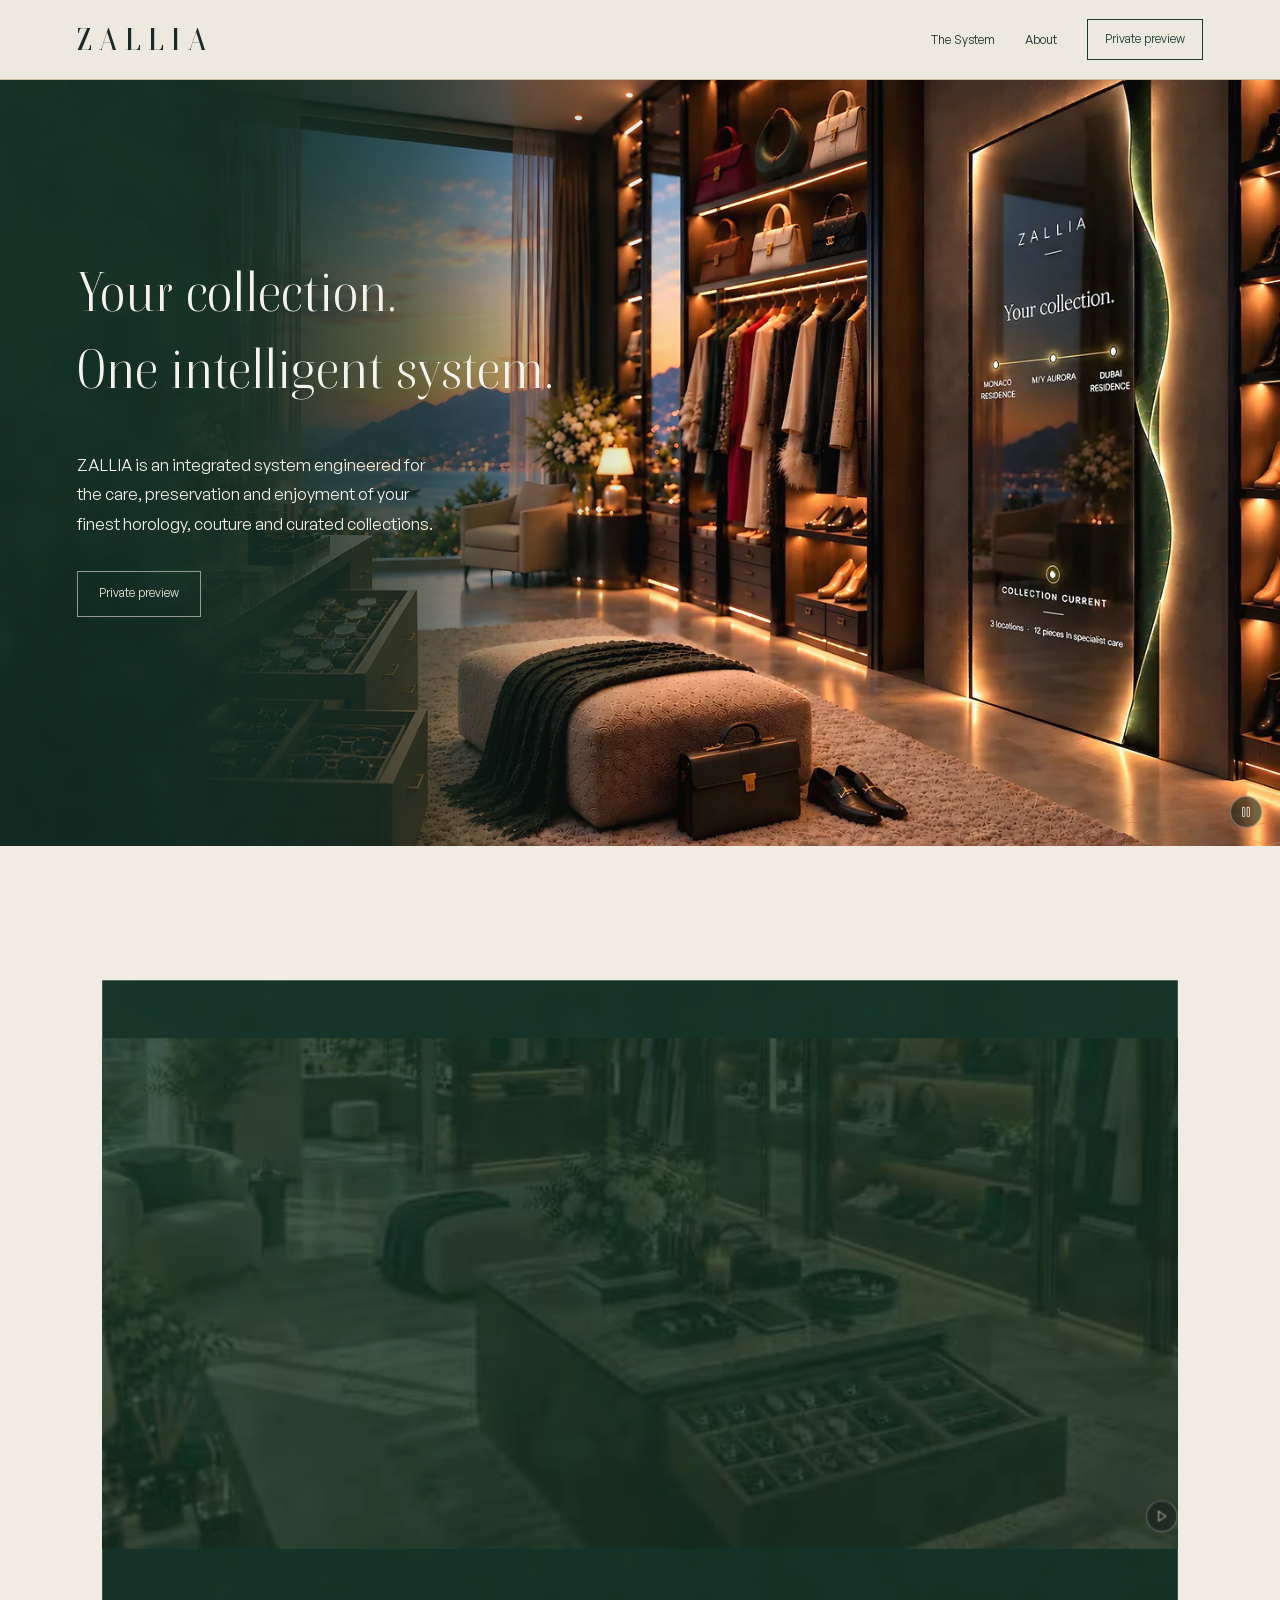
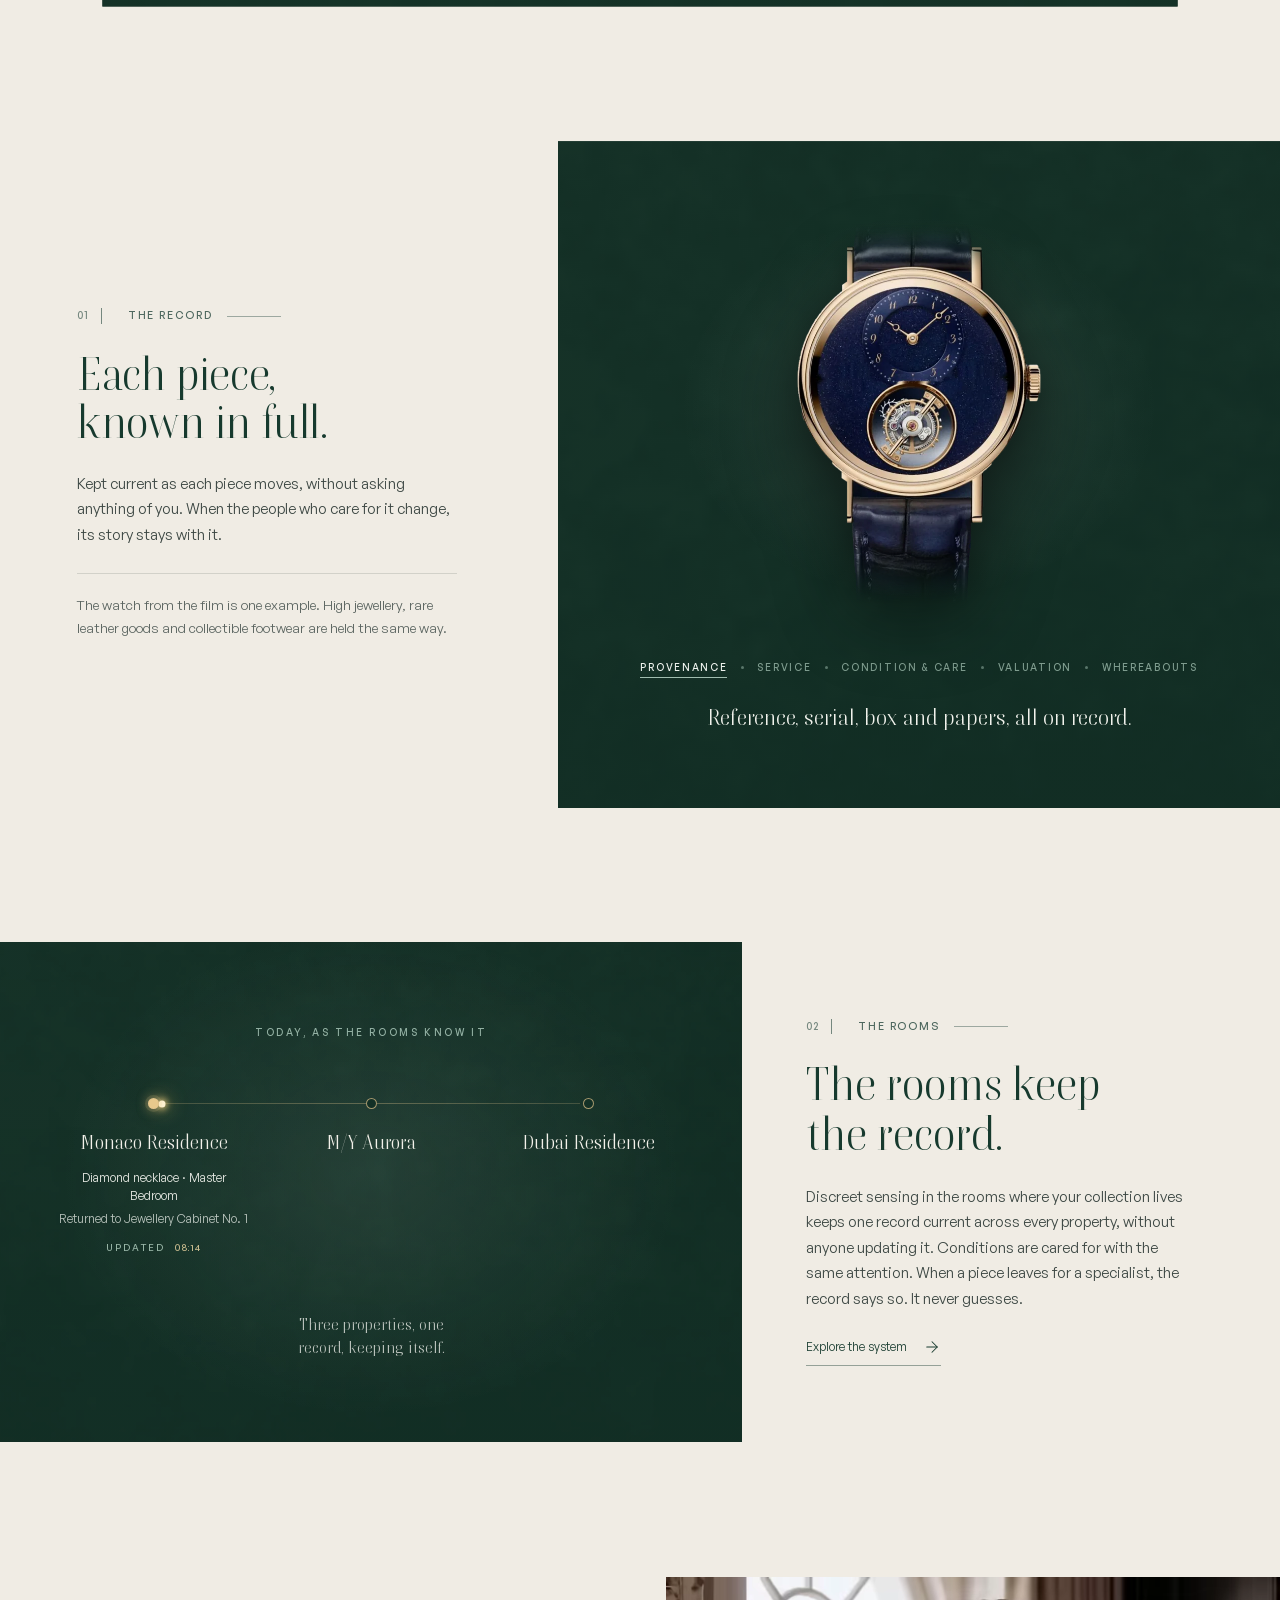
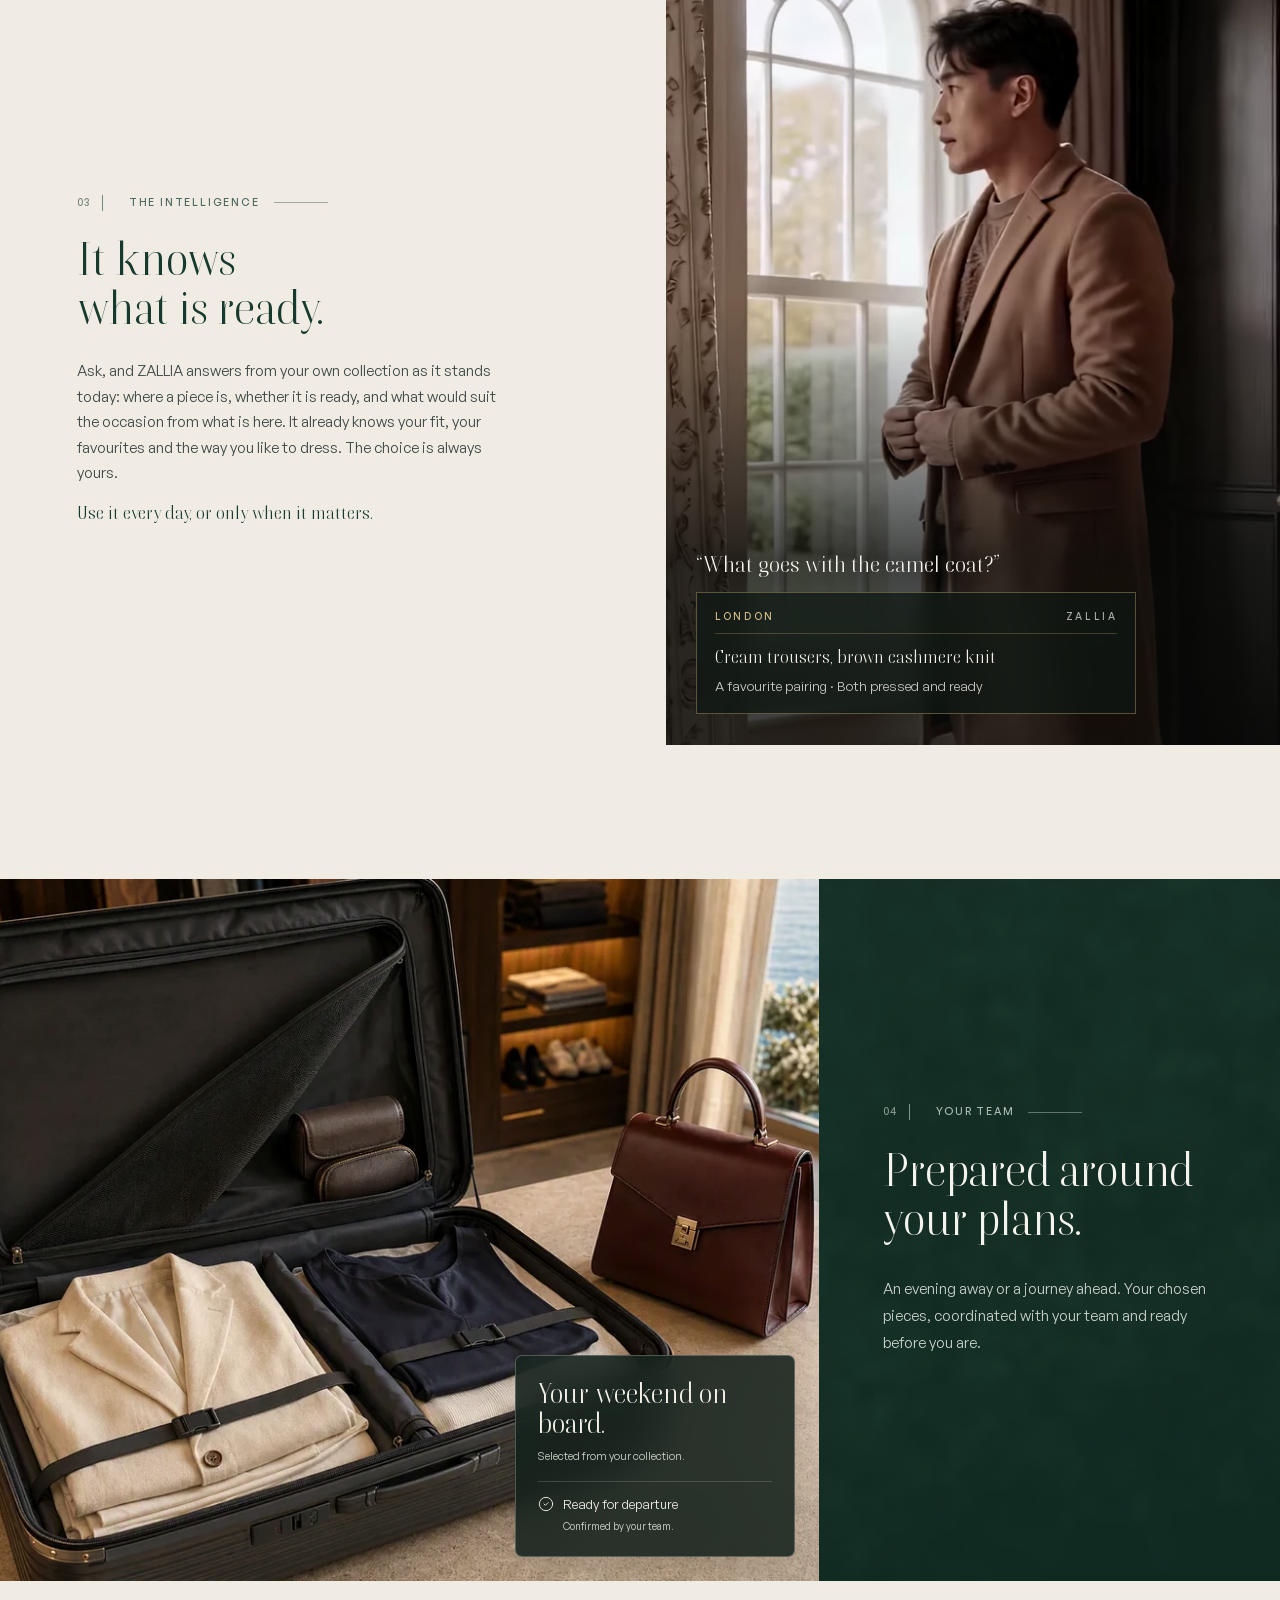
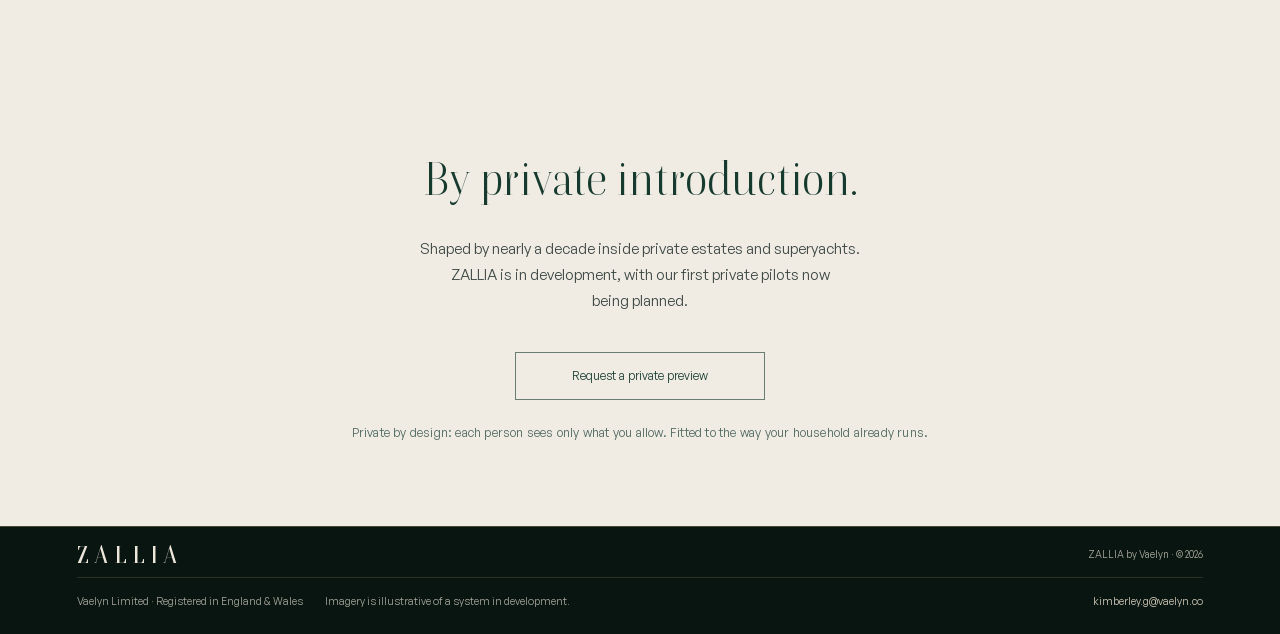
<file: index.html>
<!doctype html>
<html lang="en">
<head>
<meta charset="utf-8"/>
<meta content="width=device-width, initial-scale=1" name="viewport"/>
<meta content="index, follow" name="robots"/>
<meta content="A private, physically connected system for clothing, handbags, watches and jewellery. Self-updating records, coordinated care and personal curation. In development." name="description"/>
<meta content="#133026" name="theme-color"/>
<link href="https://www.vaelyn.co/" rel="canonical"/>
<link href="assets/brand/favicon.svg" rel="icon" type="image/svg+xml"/>
<meta content="website" property="og:type"/>
<meta content="ZALLIA by Vaelyn" property="og:site_name"/>
<meta content="Your collection. One intelligent system. — ZALLIA" property="og:title"/>
<meta content="A private, physically connected system for the care, preservation and enjoyment of exceptional collections." property="og:description"/>
<meta content="https://www.vaelyn.co/" property="og:url"/>
<meta content="https://www.vaelyn.co/assets/social/og-card.jpg" property="og:image"/>
<meta content="summary_large_image" name="twitter:card"/>
<meta content="https://www.vaelyn.co/assets/social/og-card.jpg" name="twitter:image"/>
<title>The intelligent system for your collection — ZALLIA</title>
<link href="shared/site.css" rel="stylesheet"/>
<link href="shared/jade.css" rel="stylesheet"/>
<script defer="" src="assets/icons.js"></script>
<script defer="" src="shared/site.js"></script>
<script defer="" src="shared/imageload.js"></script>
<script defer="" src="shared/mail.js"></script>
<script defer="" src="shared/preview-form.js"></script>
<link href="shared/home.css" rel="stylesheet"/>
<link href="shared/cinematic.css" rel="stylesheet"/><script defer="True" src="shared/cinematic.js"></script><link href="assets/departure/departure.css" rel="stylesheet"/>
<link href="assets/owner-hero/interface-motion.css" rel="stylesheet"/>
<script src="assets/owner-hero/interface-motion.js" defer></script>
<link href="shared/film.css" rel="stylesheet"/>
<script defer="" src="shared/film.js"></script>
<script defer="" src="shared/home-motion.js"></script></head>
<body class="home v2-experience">
<a class="skip-link" href="#main">Skip to content</a>
<header class="site-header">
<a aria-label="ZALLIA home" class="wordmark" href="index.html">ZALLIA</a>
<nav aria-label="Main navigation" class="desktop-nav"><a href="system.html">The System</a>
<a href="about.html">About</a><a class="outline-button compact" data-dialog="preview-dialog" href="#introduction" role="button">Private preview</a></nav>
<button aria-controls="mobile-nav" aria-expanded="false" aria-label="Open navigation" class="icon-button menu-toggle" type="button"><i aria-hidden="true" data-lucide="menu"></i></button>
<nav aria-label="Mobile navigation" class="mobile-nav" hidden="" id="mobile-nav"><a href="system.html">The System</a>
<a href="about.html">About</a><a class="outline-button" data-dialog="preview-dialog" href="#introduction" role="button">Private preview</a></nav>
</header>
<main id="main">
<section aria-labelledby="hero-title" class="hero" data-cinematic-hero="">
<div class="hero-art">
<div class="hero-architecture">
<img alt="ZALLIA integrated into a private dressing room overlooking the coast at sunset. Its reflective owner-facing surface connects a collection across Monaco, a yacht and Dubai, alongside clothing, watches, jewellery and bags." class="hero-photo" decoding="async" fetchpriority="high" height="2880" loading="eager" sizes="(max-width: 800px) and (min-resolution: 2.5dppx) 67vw, (max-width: 800px) 100vw, (max-width: 1100px) 1134px, max(70vw, min(1333px, max(1067px, 125.333333svh)))" src="assets/owner-hero/v2/owner-hero-1536.webp" srcset="assets/owner-hero/v2/owner-hero-640.webp 640w, assets/owner-hero/v2/owner-hero-960.webp 960w, assets/owner-hero/v2/owner-hero-1280.webp 1280w, assets/owner-hero/v2/owner-hero-1536.webp 1536w, assets/owner-hero/v2/owner-hero-2048.webp 2048w, assets/owner-hero/v2/owner-hero-2560.webp 2560w, assets/owner-hero/v2/owner-hero-3072.webp 3072w, assets/owner-hero/v2/owner-hero-3840.webp 3840w" width="3840"/>
</div>
</div>
<div class="hero-copy">
<h1 id="hero-title"><span class="hero-line">Your collection.</span> <span class="hero-line">One intelligent system.</span></h1>
<div class="hero-description">
<p class="lead">ZALLIA is an integrated system engineered for the care, preservation and enjoyment of your finest horology, couture and curated collections.</p>
</div>
<div class="hero-actions">
<a class="outline-button hero-preview" data-dialog="preview-dialog" href="#introduction" role="button">Private preview</a>
</div>
</div>
</section>
<section aria-label="Film" class="film-band" data-film="" id="film">
<div class="film-frame">
<!-- The film: to swap the cut, replace these three files in assets/film/ (or edit the poster and two sources here). -->
<video aria-describedby="film-description" class="film-video" height="824" muted="" playsinline="" data-wide-poster="assets/film/zallia-film-poster.webp" data-tall-poster="assets/film/zallia-film-tall-poster.webp" preload="metadata" width="1920">
<source data-cut="tall" media="(max-width: 700px) and (pointer: coarse)" src="assets/film/zallia-film-tall.webm" type="video/webm"/>
<source data-cut="tall" media="(max-width: 700px) and (pointer: coarse)" src="assets/film/zallia-film-tall.mp4" type="video/mp4"/>
<source src="assets/film/zallia-film.webm" type="video/webm"/>
<source src="assets/film/zallia-film.mp4" type="video/mp4"/>
</video>
<script>(function(v){v.poster=matchMedia("(max-width: 700px) and (pointer: coarse)").matches?v.dataset.tallPoster:v.dataset.widePoster})(document.currentScript.previousElementSibling);</script>
<p class="film-description" id="film-description">A short film without dialogue. At the Dubai Residence, a tourbillon watch is removed from Island Drawer No. 1 in the master bedroom, and ZALLIA updates its record. Later, aboard M/Y Aurora, the same watch is detected in the master cabin, with its provenance, service and care on record, and a suede handbag is removed from Display Cabinet No. 2. Each time, ZALLIA updates without being asked. It closes on the line: The record that keeps itself. Private intelligence across every residence and yacht.</p>
<div class="film-controls">
<button class="film-control film-toggle" data-film-toggle="" type="button" aria-label="Play film"><span data-icon=""><i aria-hidden="true" data-lucide="play"></i></span><span class="film-control-label">Play film</span></button>
<button aria-label="Turn sound on" aria-pressed="false" class="film-control film-sound" data-film-sound="" type="button"><span data-icon=""><i aria-hidden="true" data-lucide="volume-x"></i></span></button>
</div>
</div>
</section>
<section aria-labelledby="known-title" class="known-band" data-known-facets="" id="known">
<div class="known-head">
<p class="section-label"><span class="label-index">01</span>The record</p>
<h2 id="known-title">Each piece,<br/>
known in full.</h2>
<p class="known-lede">Kept current as each piece moves, without asking anything of you. When the people who care for it change, its story stays with it.</p>
<p class="known-scope">The watch from the film is one example. High jewellery, rare leather goods and collectible footwear are held the same way.</p>
</div>
<figure class="known-piece">
<img alt="A rose-gold tourbillon wristwatch with a deep blue aventurine dial on a dark blue strap." class="known-watch" decoding="async" height="1310" loading="lazy" sizes="(max-width: 600px) 60vw, (max-width: 1099px) 340px, (min-width: 1700px) 430px, clamp(280px, 25vw, 400px)" src="assets/known/known-watch-480.webp" srcset="assets/known/known-watch-480.webp 480w, assets/known/known-watch-960.webp 960w" width="838"/>
<figcaption class="known-record">
<ul aria-label="The record of this watch" class="known-facets">
<li><button aria-controls="known-statements" aria-pressed="true" class="known-facet" data-facet="provenance" type="button">Provenance</button></li>
<li><button aria-controls="known-statements" aria-pressed="false" class="known-facet" data-facet="service" type="button">Service</button></li>
<li><button aria-controls="known-statements" aria-pressed="false" class="known-facet" data-facet="condition" type="button">Condition &amp; care</button></li>
<li><button aria-controls="known-statements" aria-pressed="false" class="known-facet" data-facet="valuation" type="button">Valuation</button></li>
<li><button aria-controls="known-statements" aria-pressed="false" class="known-facet" data-facet="whereabouts" type="button">Whereabouts</button></li>
</ul>
<div aria-live="polite" class="known-statements" id="known-statements">
<p class="known-statement is-current" data-statement="provenance"><span class="known-statement-label">Provenance</span>Reference, serial, box and papers, all on record.</p>
<p class="known-statement" data-statement="service"><span class="known-statement-label">Service</span>Serviced by the maker in March 2025. Next due in 2030.</p>
<p class="known-statement" data-statement="condition"><span class="known-statement-label">Condition &amp; care</span>Kept wound, in steady conditions since its return in September.</p>
<p class="known-statement" data-statement="valuation"><span class="known-statement-label">Valuation</span>Insured value reviewed in June. Cover confirmed for travel.</p>
<p class="known-statement" data-statement="whereabouts"><span class="known-statement-label">Whereabouts</span>Aboard M/Y Aurora. Before that, the Dubai Residence.</p>
</div>
</figcaption>
</figure>
</section>
<section aria-labelledby="places-title" class="places-band" data-places="" id="places">
<figure class="places-map">
<p class="places-kicker">Today, as the rooms know it</p>
<ol aria-label="Today, as the rooms know it, across three properties" class="places-route">
<li class="place"><span aria-hidden="true" class="place-node"></span><p class="place-name">Monaco Residence</p><p class="place-log"><span class="place-item">Diamond necklace &middot; Master Bedroom</span><span class="place-event">Returned to Jewellery Cabinet No. 1</span><span class="place-mark">Updated <time>08:14</time></span></p></li>
<li class="place"><span aria-hidden="true" class="place-node"></span><p class="place-name">M/Y Aurora</p><p class="place-log"><span class="place-item">Tourbillon watch &middot; Master Cabin</span><span class="place-event">Recognised as it came aboard</span><span class="place-mark">Updated <time>11:42</time></span></p></li>
<li class="place"><span aria-hidden="true" class="place-node"></span><p class="place-name">Dubai Residence</p><p class="place-log"><span class="place-item">Couture gown &middot; Master Wardrobe</span><span class="place-event">Left for specialist care</span><span class="place-mark">Updated <time>16:05</time></span></p></li>
</ol>
<span aria-hidden="true" class="places-line"><span class="places-light"></span></span>
<figcaption class="places-foot">Three properties, one record, keeping itself.</figcaption>
</figure>
<div class="places-copy">
<p class="section-label"><span class="label-index">02</span>The rooms</p>
<h2 id="places-title"><span>The rooms keep</span> <span>the record.</span></h2>
<p>Discreet sensing in the rooms where your collection lives keeps one record current across every property, without anyone updating it. Conditions are cared for with the same attention. When a piece leaves for a specialist, the record says so. It never guesses.</p>
<a class="text-link" href="system.html">Explore the system<i aria-hidden="true" data-lucide="arrow-right"></i></a>
</div>
</section>
<section aria-labelledby="personal-title" class="intel-band" data-intel="" id="personal">
<div class="intel-head">
<div class="intel-title">
<p class="section-label"><span class="label-index">03</span>The intelligence</p>
<h2 id="personal-title"><span>It knows</span> <span>what is ready.</span></h2>
</div>
<div class="intel-copy">
<p>Ask, and ZALLIA answers from your own collection as it stands today: where a piece is, whether it is ready, and what would suit the occasion from what is here. It already knows your fit, your favourites and the way you like to dress. The choice is always yours.</p>
<p class="intel-examples">Use it every day, or only when it matters.</p>
</div>
</div>
<div class="intel-note" data-beat="0" aria-live="off">
<span class="intel-beats">
<span class="intel-beat" data-for="0"><span class="intel-ask"><span class="intel-ask-line">&ldquo;What goes with the camel coat?&rdquo;</span></span><span class="intel-answer"><span class="intel-answer-head"><span>London</span><span>ZALLIA</span></span><span class="intel-answer-item">Cream trousers, brown cashmere knit</span><span class="intel-answer-note">A favourite pairing &middot; Both pressed and ready</span></span></span>
<span class="intel-beat" data-for="1"><span class="intel-ask"><span class="intel-ask-line">&ldquo;Are my ski things here?&rdquo;</span></span><span class="intel-answer"><span class="intel-answer-head"><span>Courchevel</span><span>ZALLIA</span></span><span class="intel-answer-item">Ski jacket, salopettes, helmet</span><span class="intel-answer-note">Arrived from London yesterday &middot; Ready</span></span></span>
<span class="intel-beat" data-for="2"><span class="intel-ask"><span class="intel-ask-line">&ldquo;Where&rsquo;s my rivi&egrave;re?&rdquo;</span></span><span class="intel-answer"><span class="intel-answer-head"><span>New York</span><span>ZALLIA</span></span><span class="intel-answer-item">Diamond rivi&egrave;re necklace</span><span class="intel-answer-note">In the Dressing Room safe &middot; Ready to wear</span></span></span>
<span class="intel-beat" data-for="3"><span class="intel-ask"><span class="intel-ask-line">&ldquo;Did everything come over from Aurora?&rdquo;</span></span><span class="intel-answer"><span class="intel-answer-head"><span>Mustique</span><span>ZALLIA</span></span><span class="intel-answer-item">Diver&rsquo;s watch, linen shirts, Panama hat</span><span class="intel-answer-note">Recognised on arrival &middot; All accounted for</span></span></span>
</span>
</div>
<figure class="intel-scene">
<video aria-label="Four owners in four homes, from a London residence and an Alpine chalet to New York and Mustique. Each asks ZALLIA about a piece in their collection, and ZALLIA answers from the record." class="intel-video" data-wide="assets/curation/curation-tall" data-tall="assets/curation/curation-tall" loop="" muted="" playsinline="" poster="assets/curation/curation-tall-poster.webp" preload="none"></video>

</figure>
</section>
<section aria-labelledby="ready-title" class="story-band owner-readiness" id="ready">
<div class="story-copy">
<p class="section-label"><span class="label-index">04</span>Your team</p>
<h2 id="ready-title">Prepared around<br/>
your plans.</h2>
<p>An evening away or a journey ahead. Your chosen pieces, coordinated with your team and ready before you are.</p>
</div>
<figure class="readiness-scene" aria-label="Illustrative selection prepared for departure, with team-confirmed readiness.">
<img class="readiness-photo" src="assets/departure/prepared-departure-1600.webp" srcset="assets/departure/prepared-departure-640.webp 640w, assets/departure/prepared-departure-960.webp 960w, assets/departure/prepared-departure-1280.webp 1280w, assets/departure/prepared-departure-1600.webp 1600w, assets/departure/prepared-departure-2048.webp 2048w" sizes="(max-width: 600px) and (min-resolution: 2.5dppx) 89vw, (max-width: 600px) 134vw, (max-width: 800px) 103vw, 76vw" width="2048" height="1152" alt="A realistic travel suitcase packed with coordinated ivory tailoring, a navy silk top and protected accessories, with an oxblood handbag alongside." loading="lazy" decoding="async">
<figcaption class="readiness-caption">
<span>Your weekend on board.</span>
<p class="departure-context">Selected from your collection.</p>
<p class="departure-status"><i data-lucide="circle-check" aria-hidden="true"></i><span>Ready for departure</span></p>
<p class="departure-source">Confirmed by your team.</p>
</figcaption>
</figure>
</section>
<section aria-labelledby="invite-title" class="closing-invite" id="introduction">
<h2 id="invite-title">By private introduction.</h2>
<p class="closing-invite-copy">Shaped by nearly a decade inside private estates and superyachts. ZALLIA is in development, with our first private pilots now being planned.</p>
<button class="outline-button" data-dialog="preview-dialog" type="button">Request a private preview</button>
<p class="closing-assurance">Private by design: each person sees only what you allow. Fitted to the way your household already runs.</p>
</section></main>
<footer class="site-footer">
<div class="footer-main">
<div class="footer-brand">
<a aria-label="ZALLIA home" class="wordmark" href="index.html">ZALLIA</a>
<p>ZALLIA by Vaelyn · © 2026</p>
</div>
<div class="footer-legal">
<p>Vaelyn Limited &middot; Registered in England &amp; Wales</p>
<p class="footer-note">Imagery is illustrative of a system in development.</p>
<nav aria-label="Contact" class="footer-links"><a href="mailto:kimberley.g@vaelyn.co">kimberley.g@vaelyn.co</a></nav>
</div>
</div>
</footer>
<dialog aria-labelledby="preview-title" id="preview-dialog">
<button aria-label="Close" class="icon-button dialog-close" data-close="" type="button"><i aria-hidden="true" data-lucide="x"></i></button>
<div class="preview-request" data-preview-request="">
<h2 id="preview-title">Request a<br/>private preview.</h2>
<p>It begins with a private conversation. We then visit your homes to understand your collection and the way your household runs, and recommend a ZALLIA installation shaped around both.</p>
<form class="preview-form" data-endpoint="" data-to="kimberley.g@vaelyn.co" novalidate="">
<div class="preview-field"><label for="pv-name">Name</label><input autocomplete="name" id="pv-name" name="name" required="" type="text"/></div>
<div class="preview-field"><label for="pv-email">Email</label><input autocomplete="email" id="pv-email" name="email" required="" type="email"/></div>
<div class="preview-field"><label for="pv-note">Anything you would like us to know <span>(optional)</span></label><textarea id="pv-note" name="message" rows="3"></textarea></div>
<input aria-hidden="true" autocomplete="off" class="preview-trap" name="botcheck" tabindex="-1" type="checkbox"/>
<p aria-live="polite" class="preview-error" role="alert"></p>
<button class="outline-button" type="submit">Request a preview</button>
<p class="dialog-note">Used only to reply to you. We reply personally.</p>
</form>
</div>
<div class="preview-thanks" hidden="" tabindex="-1">
<p class="eyebrow">Received</p>
<h2>Thank you.</h2>
<p>We will be in touch personally to arrange your preview.</p>
<div class="mail-choices" hidden=""></div>
</div>
</dialog>
</body>
</html>
</file>
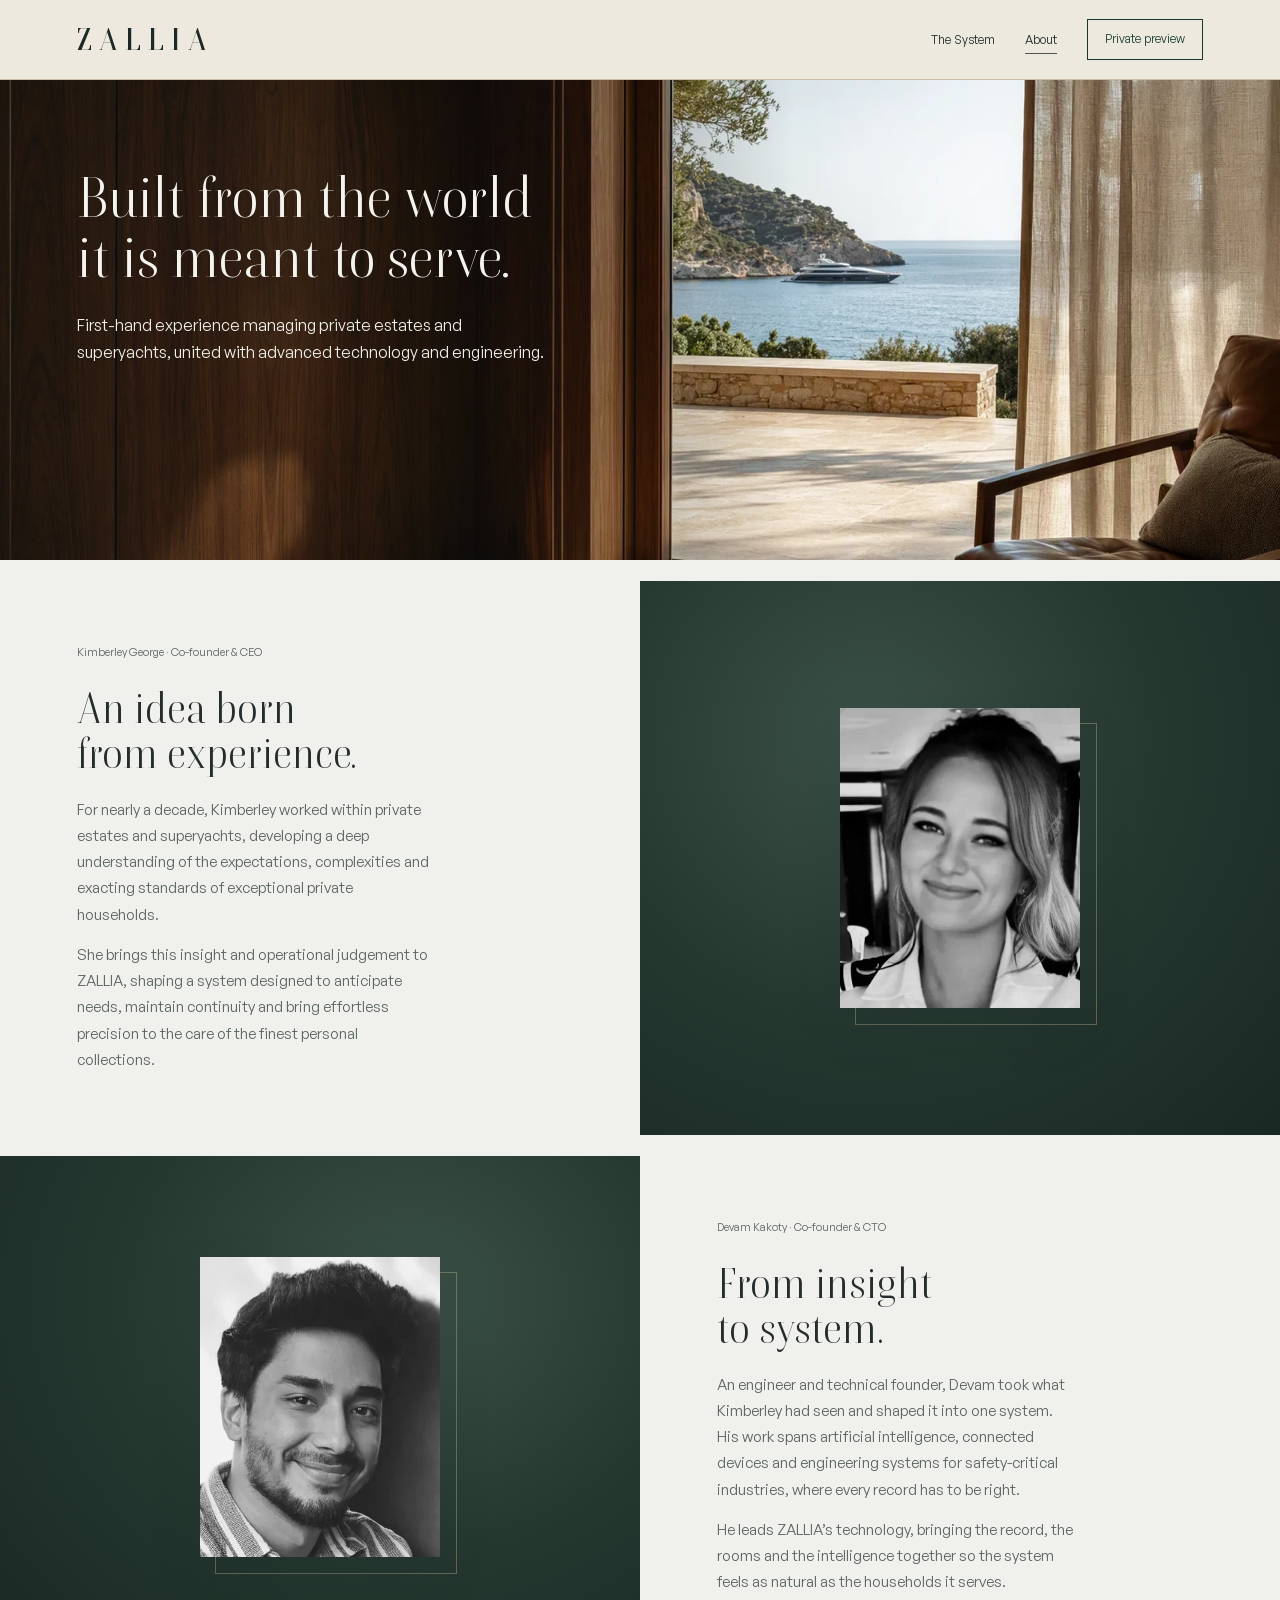
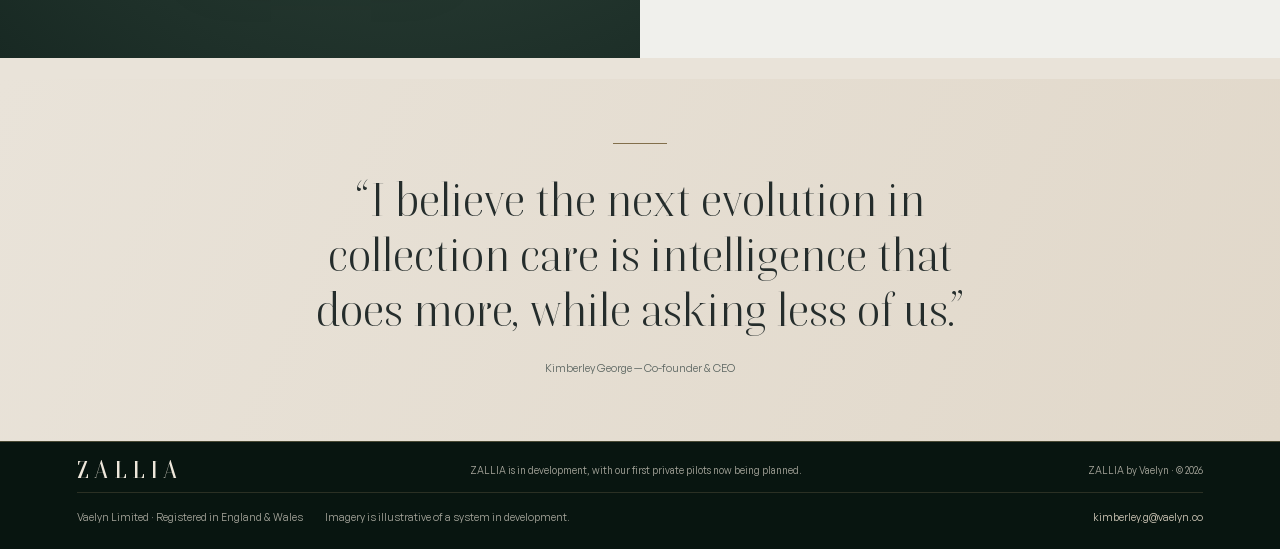
<file: about.html>
<!doctype html>
<html lang="en">
<head>
<meta charset="utf-8"/>
<meta content="width=device-width, initial-scale=1" name="viewport"/>
<meta content="index, follow" name="robots"/>
<meta content="The operational experience and technical ambition behind ZALLIA." name="description"/>
<meta content="#133026" name="theme-color"/>
<link href="https://www.vaelyn.co/about.html" rel="canonical"/>
<link href="assets/brand/favicon.svg" rel="icon" type="image/svg+xml"/>
<meta content="website" property="og:type"/>
<meta content="About — ZALLIA" property="og:title"/>
<meta content="First-hand experience managing private estates and superyachts, united with advanced technology and engineering." property="og:description"/>
<meta content="https://www.vaelyn.co/about.html" property="og:url"/>
<meta content="https://www.vaelyn.co/assets/social/og-card.jpg" property="og:image"/>
<meta content="summary_large_image" name="twitter:card"/>
<meta content="https://www.vaelyn.co/assets/social/og-card.jpg" name="twitter:image"/>
<title>About — ZALLIA</title>
<link href="shared/site.css" rel="stylesheet"/>
<link href="shared/jade.css" rel="stylesheet"/>
<script defer="" src="assets/icons.js"></script>
<script defer="" src="shared/site.js"></script>
<script defer="" src="shared/imageload.js"></script>
<script defer="" src="shared/mail.js"></script>
<script defer="" src="shared/preview-form.js"></script>
<link href="shared/cinematic.css" rel="stylesheet"/><script defer="True" src="shared/cinematic.js"></script></head>
<body class="inner-page about-page v2-experience">
<a class="skip-link" href="#main">Skip to content</a>
<header class="site-header">
<a aria-label="ZALLIA home" class="wordmark" href="index.html">ZALLIA</a>
<nav aria-label="Main navigation" class="desktop-nav"><a href="system.html">The System</a>
<a aria-current="page" href="about.html">About</a><a class="outline-button compact" data-dialog="preview-dialog" href="index.html#introduction" role="button">Private preview</a></nav>
<button aria-controls="mobile-nav" aria-expanded="false" aria-label="Open navigation" class="icon-button menu-toggle" type="button"><i aria-hidden="true" data-lucide="menu"></i></button>
<nav aria-label="Mobile navigation" class="mobile-nav" hidden="" id="mobile-nav"><a href="system.html">The System</a>
<a aria-current="page" href="about.html">About</a><a class="outline-button" data-dialog="preview-dialog" href="index.html#introduction" role="button">Private preview</a></nav>
</header>
<main id="main"><header class="page-intro about-intro">
<img alt="" class="about-backdrop" decoding="async" fetchpriority="high" height="1152" loading="eager" sizes="100vw" src="assets/openings/about-1600.webp" srcset="assets/openings/about-640.webp 640w, assets/openings/about-960.webp 960w, assets/openings/about-1600.webp 1600w, assets/openings/about-2048.webp 2048w" width="2048"/>
<h1>Built from the world<br/>
it is meant to serve.</h1>
<p>First-hand experience managing private estates and superyachts, united with advanced technology and engineering.</p>
</header><section class="founder-story" id="origin">
<div class="founder-copy">
<p class="section-label">Kimberley George · Co-founder &amp; CEO</p>
<h2>An idea born<br/>
from experience.</h2><p>For nearly a decade, Kimberley worked within private estates and superyachts, developing a deep understanding of the expectations, complexities and exacting standards of exceptional private households.</p><p>She brings this insight and operational judgement to ZALLIA, shaping a system designed to anticipate needs, maintain continuity and bring effortless precision to the care of the finest personal collections.</p>
</div>
<figure class="founder-portrait">
<img alt="Kimberley George, co-founder of ZALLIA." decoding="async" height="512" loading="lazy" sizes="(max-width: 600px) 180px, 240px" src="assets/founders/kimberley-p320.webp" srcset="assets/founders/kimberley-p200.webp 200w, assets/founders/kimberley-p320.webp 320w, assets/founders/kimberley-p410.webp 410w" width="410"/>
</figure>
</section><section class="founder-story founder-reverse" id="engineering">
<div class="founder-copy">
<p class="section-label">Devam Kakoty · Co-founder &amp; CTO</p>
<h2>From insight<br/>
to system.</h2><p>An engineer and technical founder, Devam took what Kimberley had seen and shaped it into one system. His work spans artificial intelligence, connected devices and engineering systems for safety-critical industries, where every record has to be right.</p><p>He leads ZALLIA&rsquo;s technology, bringing the record, the rooms and the intelligence together so the system feels as natural as the households it serves.</p>
</div>
<figure class="founder-portrait">
<img alt="Devam Kakoty, co-founder of ZALLIA." decoding="async" height="512" loading="lazy" sizes="(max-width: 600px) 180px, 240px" src="assets/founders/devam-p320.webp" srcset="assets/founders/devam-p200.webp 200w, assets/founders/devam-p320.webp 320w, assets/founders/devam-p410.webp 410w" width="410"/>
</figure>
</section><section aria-label="Our ambition" class="founder-statement">
<blockquote class="pull-quote">“I believe the next evolution in collection care is intelligence that does more, while asking less of us.”</blockquote>
<p class="quote-credit">Kimberley George — Co-founder &amp; CEO</p>
</section></main>
<footer class="site-footer">
<div class="footer-main">
<div class="footer-brand">
<a aria-label="ZALLIA home" class="wordmark" href="index.html">ZALLIA</a>
<p class="footer-status">ZALLIA is in development, with our first private pilots now being planned.</p>
<p>ZALLIA by Vaelyn · © 2026</p>
</div>
<div class="footer-legal">
<p>Vaelyn Limited &middot; Registered in England &amp; Wales</p>
<p class="footer-note">Imagery is illustrative of a system in development.</p>
<nav aria-label="Contact" class="footer-links"><a href="mailto:kimberley.g@vaelyn.co">kimberley.g@vaelyn.co</a></nav>
</div>
</div>
</footer>
<dialog aria-labelledby="preview-title" id="preview-dialog">
<button aria-label="Close" class="icon-button dialog-close" data-close="" type="button"><i aria-hidden="true" data-lucide="x"></i></button>
<div class="preview-request" data-preview-request="">
<h2 id="preview-title">Request a<br/>private preview.</h2>
<p>It begins with a private conversation. We then visit your homes to understand your collection and the way your household runs, and recommend a ZALLIA installation shaped around both.</p>
<form class="preview-form" data-endpoint="" data-to="kimberley.g@vaelyn.co" novalidate="">
<div class="preview-field"><label for="pv-name">Name</label><input autocomplete="name" id="pv-name" name="name" required="" type="text"/></div>
<div class="preview-field"><label for="pv-email">Email</label><input autocomplete="email" id="pv-email" name="email" required="" type="email"/></div>
<div class="preview-field"><label for="pv-note">Anything you would like us to know <span>(optional)</span></label><textarea id="pv-note" name="message" rows="3"></textarea></div>
<input aria-hidden="true" autocomplete="off" class="preview-trap" name="botcheck" tabindex="-1" type="checkbox"/>
<p aria-live="polite" class="preview-error" role="alert"></p>
<button class="outline-button" type="submit">Request a preview</button>
<p class="dialog-note">Used only to reply to you. We reply personally.</p>
</form>
</div>
<div class="preview-thanks" hidden="" tabindex="-1">
<p class="eyebrow">Received</p>
<h2>Thank you.</h2>
<p>We will be in touch personally to arrange your preview.</p>
<div class="mail-choices" hidden=""></div>
</div>
</dialog>
</body>
</html>
</file>
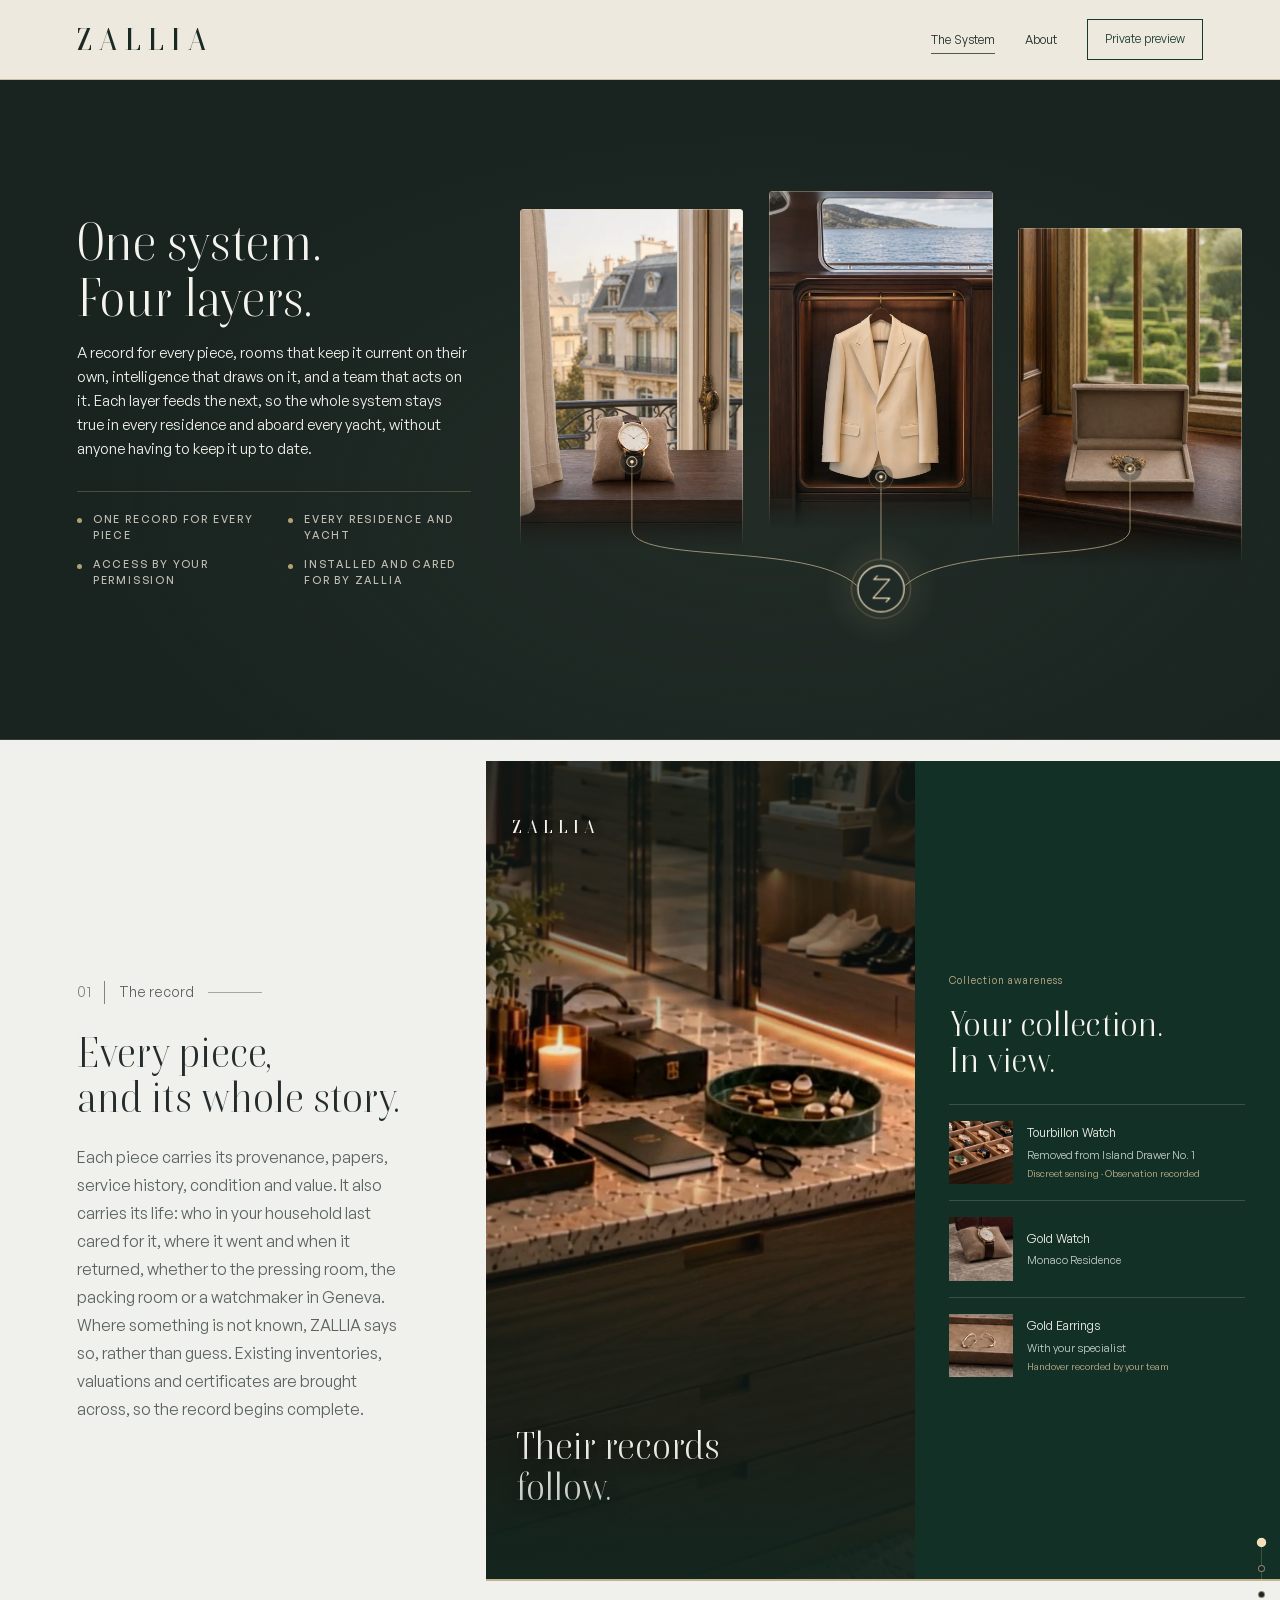
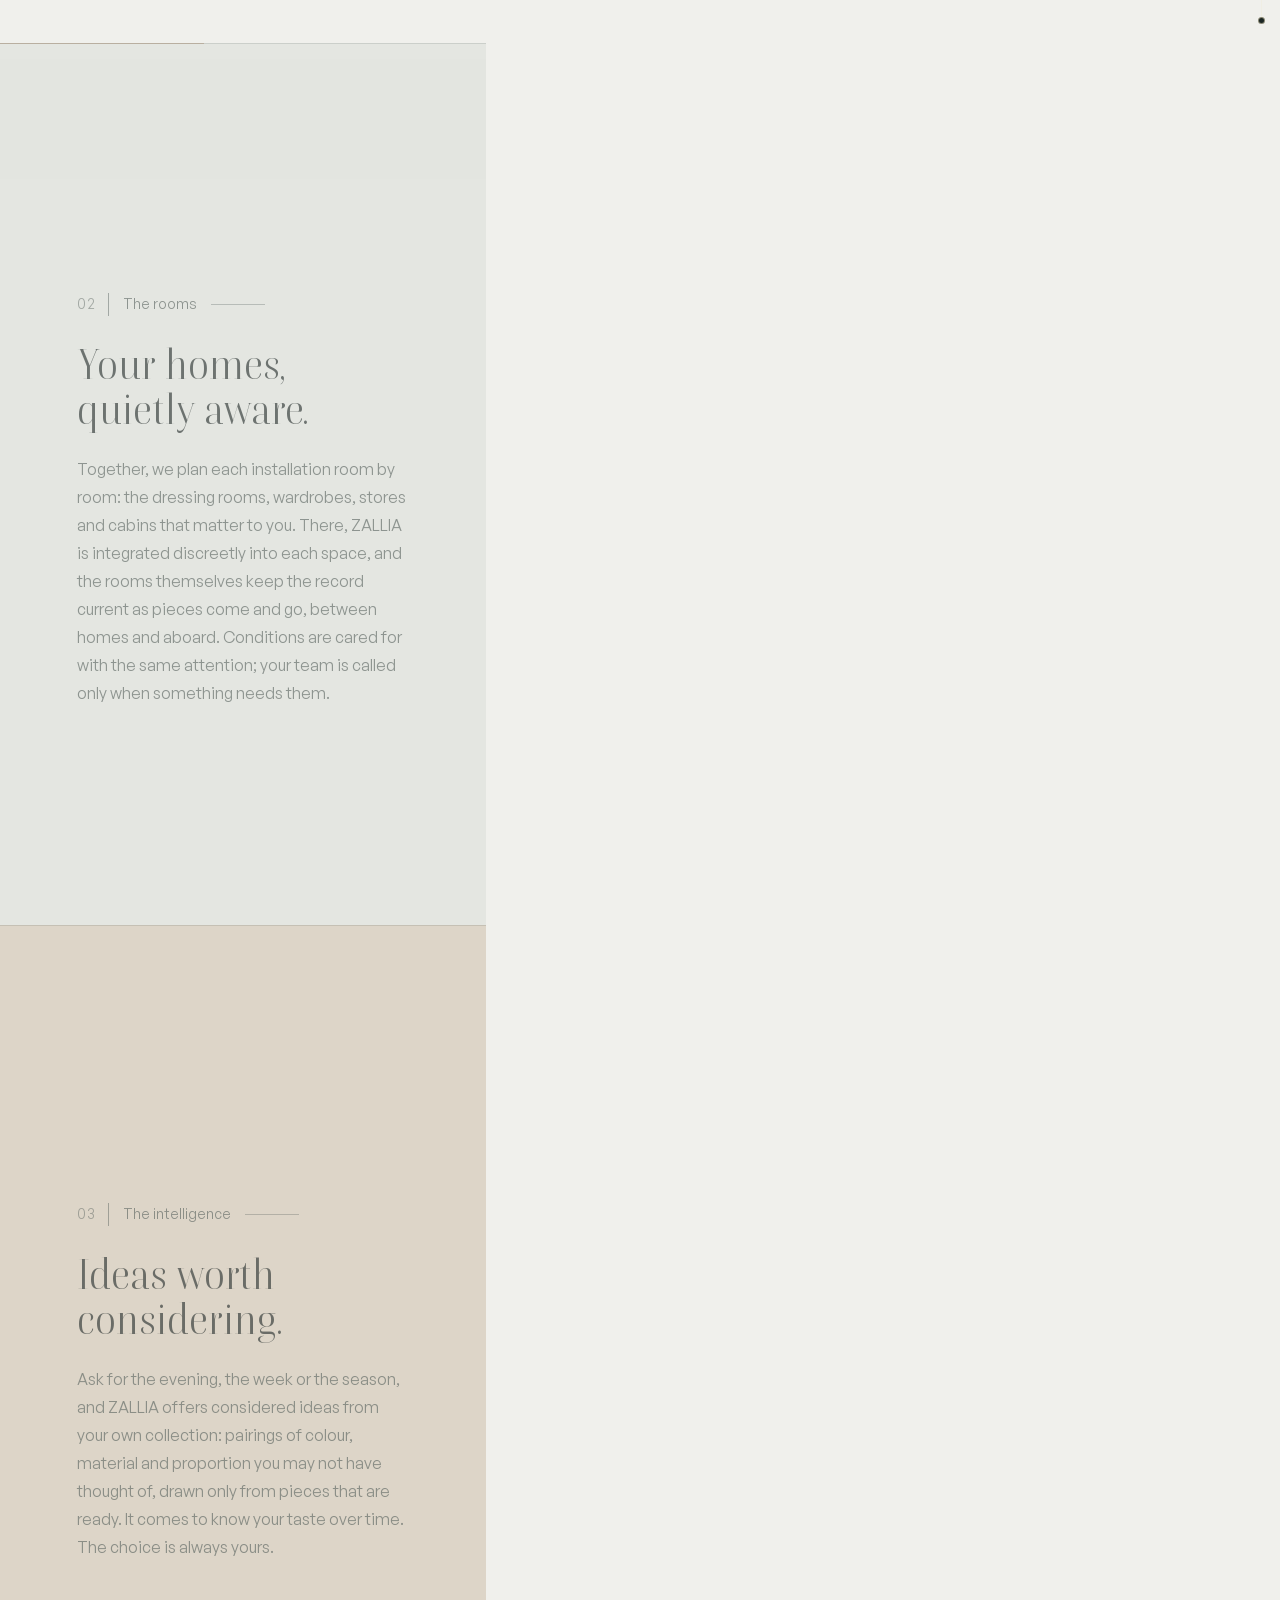
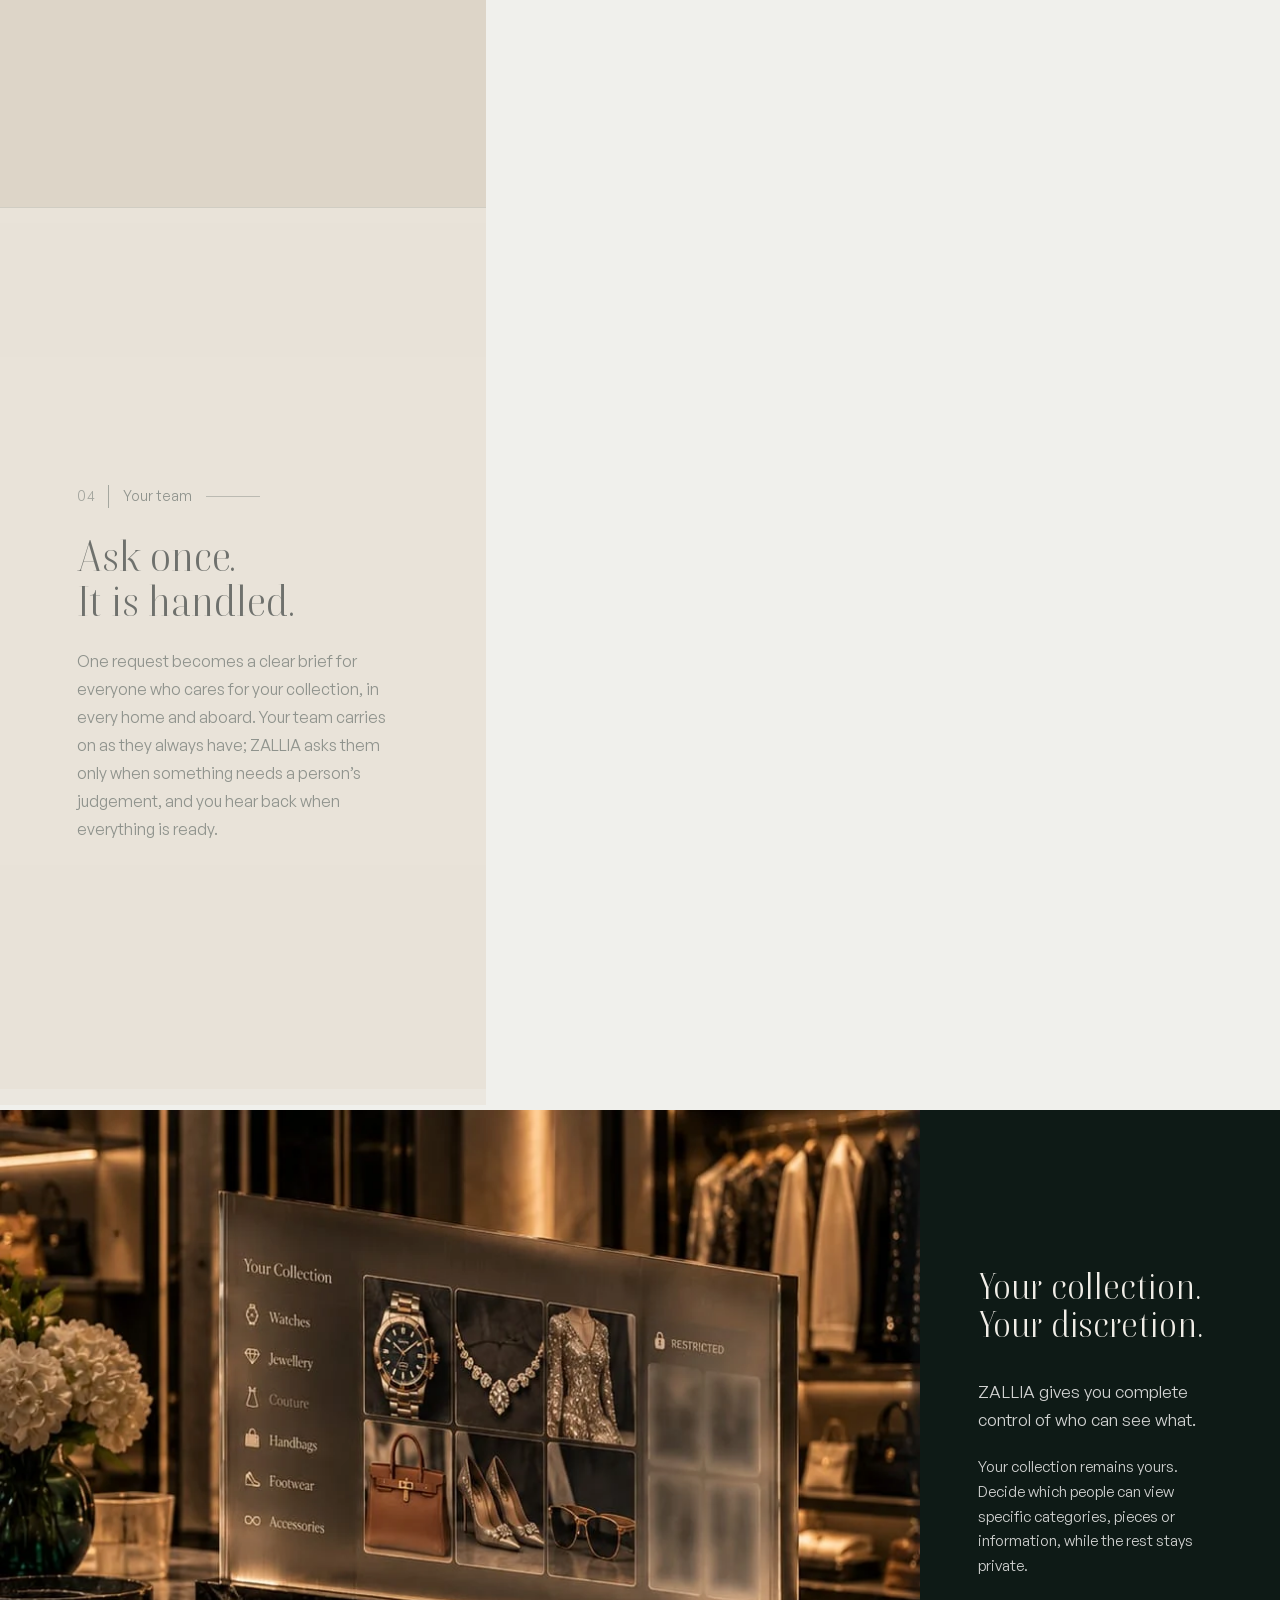
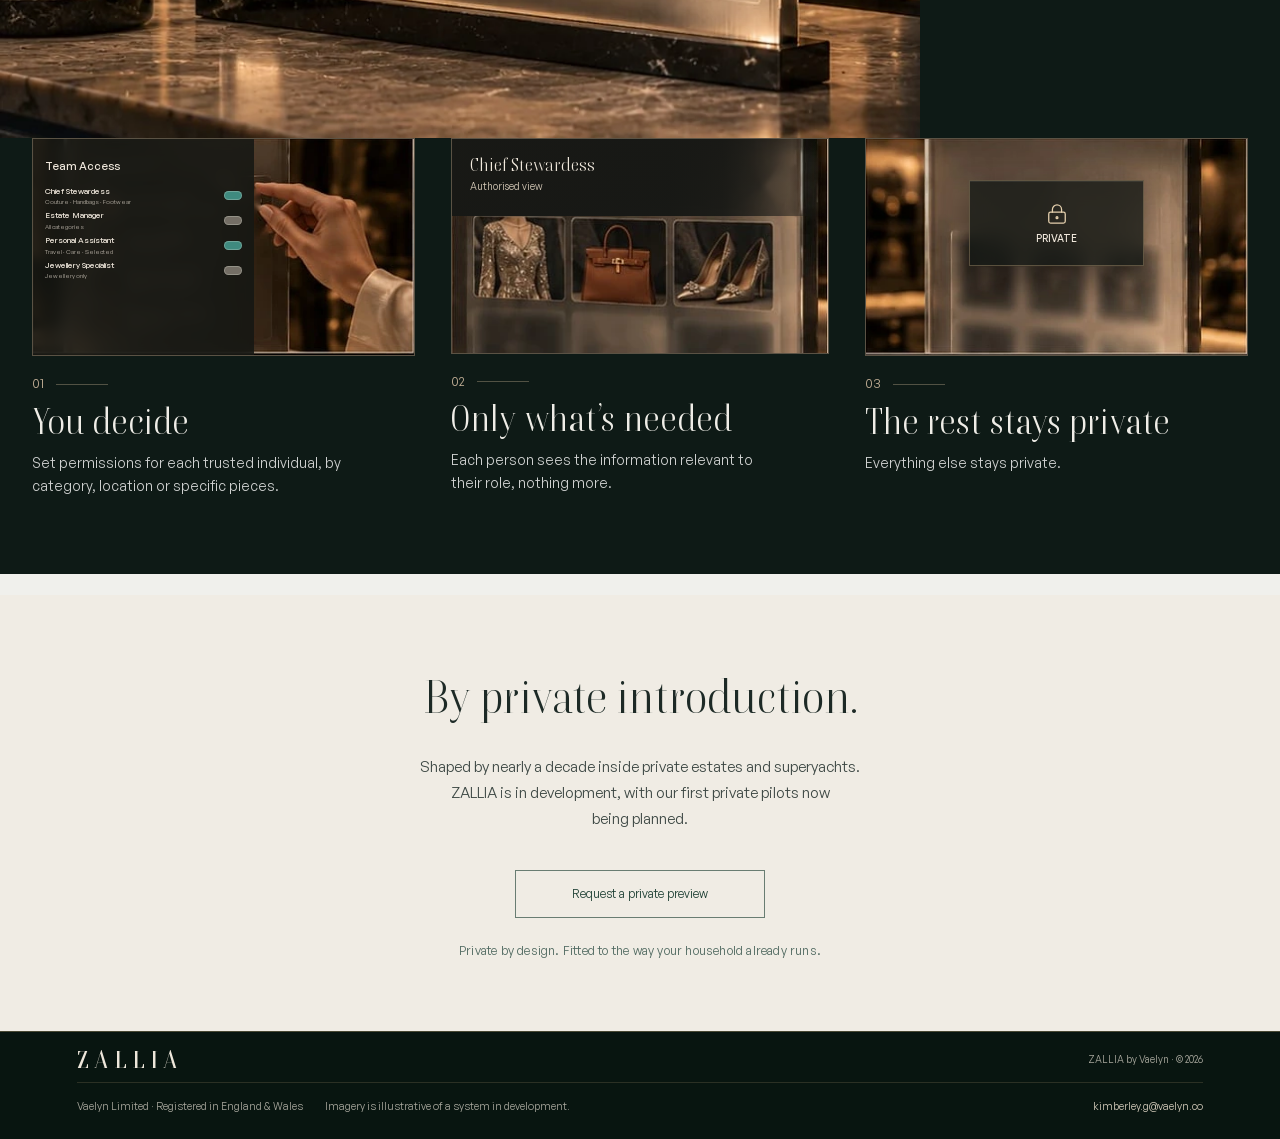
<file: system.html>
<!doctype html>
<html lang="en">
<head>
<meta charset="utf-8"/>
<meta content="width=device-width, initial-scale=1" name="viewport"/>
<meta content="index, follow" name="robots"/>
<meta content="How ZALLIA works: a record for every piece, rooms that keep it current, intelligence that draws on it, and a team that acts on it." name="description"/>
<meta content="#133026" name="theme-color"/>
<link href="https://www.vaelyn.co/system.html" rel="canonical"/>
<link href="assets/brand/favicon.svg" rel="icon" type="image/svg+xml"/>
<meta content="website" property="og:type"/>
<meta content="The System — ZALLIA" property="og:title"/>
<meta content="The record, the rooms, the intelligence and your team, in one private system for your collection." property="og:description"/>
<meta content="https://www.vaelyn.co/system.html" property="og:url"/>
<meta content="https://www.vaelyn.co/assets/social/og-card.jpg" property="og:image"/>
<meta content="summary_large_image" name="twitter:card"/>
<meta content="https://www.vaelyn.co/assets/social/og-card.jpg" name="twitter:image"/>
<title>The System — ZALLIA</title>
<link href="shared/site.css" rel="stylesheet"/>
<link href="shared/jade.css" rel="stylesheet"/>
<script defer="" src="assets/icons.js"></script>
<script defer="" src="shared/site.js"></script>
<script defer="" src="shared/imageload.js"></script>
<script defer="" src="shared/mail.js"></script>
<script defer="" src="shared/preview-form.js"></script>
<link href="shared/system.css" rel="stylesheet"/>
<link href="shared/connectivity.css" rel="stylesheet"/>
<script defer="" src="shared/system.js"></script>
<script defer="" src="shared/awareness.js"></script>

<link href="shared/cinematic.css" rel="stylesheet"/><script defer="True" src="shared/cinematic.js"></script><link href="shared/privacy-artwork.css" rel="stylesheet"/></head>
<body class="inner-page system-page v2-experience">
<a class="skip-link" href="#main">Skip to content</a>
<header class="site-header">
<a aria-label="ZALLIA home" class="wordmark" href="index.html">ZALLIA</a>
<nav aria-label="Main navigation" class="desktop-nav"><a aria-current="page" href="system.html">The System</a>
<a href="about.html">About</a><a class="outline-button compact" data-dialog="preview-dialog" href="#introduction" role="button">Private preview</a></nav>
<button aria-controls="mobile-nav" aria-expanded="false" aria-label="Open navigation" class="icon-button menu-toggle" type="button"><i aria-hidden="true" data-lucide="menu"></i></button>
<nav aria-label="Mobile navigation" class="mobile-nav" hidden="" id="mobile-nav"><a aria-current="page" href="system.html">The System</a>
<a href="about.html">About</a><a class="outline-button" data-dialog="preview-dialog" href="#introduction" role="button">Private preview</a></nav>
</header>
<main id="main"><header class="page-intro system-intro">
<div class="intro-copy">
<h1>One system.<br/>
Four layers.</h1>
<p>A record for every piece, rooms that keep it current on their own, intelligence that draws on it, and a team that acts on it. Each layer feeds the next, so the whole system stays true in every residence and aboard every yacht, without anyone having to keep it up to date.</p>
<ul aria-label="ZALLIA at a glance" class="system-facts">
<li>One record for every piece</li>
<li>Every residence and yacht</li>
<li>Access by your permission</li>
<li>Installed and cared for by ZALLIA</li>
</ul>
</div>
<figure aria-label="Illustrative connected collection: a watch in a city residence, tailoring aboard a yacht and an heirloom at a country estate, joined into one system. The lines show connection, not pieces travelling." class="system-intro-scene">
<div class="connected-worlds" data-connection-motion="worlds" data-motion-state="static">
<div class="world-plates"><div class="world-scene world-residence"><img alt="A gold watch in a private city residence." class="" decoding="async" height="2048" loading="eager" sizes="(max-width: 600px) 150px, (max-width: 900px) 31vw, 20vw" src="assets/connected/residence-768.webp" srcset="assets/connected/residence-480.webp 480w, assets/connected/residence-768.webp 768w, assets/connected/residence-1024.webp 1024w, assets/connected/residence-1536.webp 1536w" width="1536"/><span aria-hidden="true" class="world-edge"></span></div><div class="world-scene world-yacht"><img alt="Ivory tailoring aboard a yacht, with the sea beyond." class="" decoding="async" height="2048" loading="eager" sizes="(max-width: 600px) 150px, (max-width: 900px) 31vw, 20vw" src="assets/connected/yacht-768.webp" srcset="assets/connected/yacht-480.webp 480w, assets/connected/yacht-768.webp 768w, assets/connected/yacht-1024.webp 1024w, assets/connected/yacht-1536.webp 1536w" width="1536"/><span aria-hidden="true" class="world-edge"></span></div><div class="world-scene world-heirloom"><img alt="An heirloom brooch in a country estate overlooking its garden." class="" decoding="async" height="2048" loading="eager" sizes="(max-width: 600px) 150px, (max-width: 900px) 31vw, 20vw" src="assets/connected/heirloom-768.webp" srcset="assets/connected/heirloom-480.webp 480w, assets/connected/heirloom-768.webp 768w, assets/connected/heirloom-1024.webp 1024w, assets/connected/heirloom-1536.webp 1536w" width="1536"/><span aria-hidden="true" class="world-edge"></span></div></div>
<svg aria-hidden="true" class="connection-map" fill="none" viewbox="0 0 1000 640">
<defs>
<radialgradient id="connection-core-light"><stop stop-color="#f3dfb2" stop-opacity=".2"></stop><stop offset="1" stop-color="#c8b582" stop-opacity="0"></stop></radialgradient>
<lineargradient gradientunits="userSpaceOnUse" id="connection-metal" x1="460" x2="540" y1="510" y2="595"><stop stop-color="#f4e4c4"></stop><stop offset=".5" stop-color="#9b855c"></stop><stop offset="1" stop-color="#e6d3ac"></stop></lineargradient>
</defs>
<path class="connection-route" d="M155 375V468C155 518 400 485 466 546" pathlength="1"></path><path class="connection-current" d="M155 375V468C155 518 400 485 466 546" data-branch="0" pathlength="1"></path><path class="connection-route" d="M500 396V510" pathlength="1"></path><path class="connection-current" d="M500 396V510" data-branch="1" pathlength="1"></path><path class="connection-route" d="M845 385V468C845 518 600 485 534 546" pathlength="1"></path><path class="connection-current" d="M845 385V468C845 518 600 485 534 546" data-branch="2" pathlength="1"></path><g class="connection-node" data-branch="0" transform="translate(155 375)"><circle class="node-field" r="17"></circle><circle class="node-rim" r="7"></circle><circle class="node-centre" r="2.5"></circle></g><g class="connection-node" data-branch="1" transform="translate(500 396)"><circle class="node-field" r="17"></circle><circle class="node-rim" r="7"></circle><circle class="node-centre" r="2.5"></circle></g><g class="connection-node" data-branch="2" transform="translate(845 385)"><circle class="node-field" r="17"></circle><circle class="node-rim" r="7"></circle><circle class="node-centre" r="2.5"></circle></g>
<g class="connection-core" transform="translate(500 551)">
<circle class="core-glow" fill="url(#connection-core-light)" r="84"></circle>
<circle class="core-orbit" r="41"></circle>
<circle class="core-disc" r="32"></circle>
<path class="core-mark" d="M-10 -13H12L-11 13H12M-10 -13L-5 -18M12 13L7 18"></path>
</g>
</svg>

</div>
</figure>
</header><div class="system-journey" data-system-journey=""><section aria-labelledby="physical-title" class="system-story system-connected" data-journey-chapter="physical" id="physical">
<div class="system-copy">
<p class="section-label"><span class="label-index">01</span>The record</p>
<h2 id="physical-title">Every piece,<br/>
and its whole story.</h2>
<p>Each piece carries its provenance, papers, service history, condition and value. It also carries its life: who in your household last cared for it, where it went and when it returned, whether to the pressing room, the packing room or a watchmaker in Geneva. Where something is not known, ZALLIA says so, rather than guess. Existing inventories, valuations and certificates are brought across, so the record begins complete.</p>
</div>
<figure aria-label="Illustrative film: a watch is taken from its drawer in the dressing room, and ZALLIA updates its record." class="system-visual system-observation awareness-cinema" data-film-state="static" data-scene="connection">
<div class="awareness-shot">
<img alt="The dressing-room island after a watch has been taken from its drawer and the drawer closed." class="awareness-poster" height="1080" loading="lazy" sizes="(max-width: 600px) and (min-resolution: 2.5dppx) 360px, (max-width: 600px) 540px, (max-width: 859px) 120vw, 167vh" src="assets/awareness/settled-1920.webp" srcset="assets/awareness/settled-960.webp 960w, assets/awareness/settled-1280.webp 1280w, assets/awareness/settled-1920.webp 1920w" width="1920"/>
<video aria-hidden="true" class="awareness-video" data-desktop="assets/awareness/handling-1080.mp4" data-mobile="assets/awareness/handling-540.mp4" muted="" playsinline="" preload="none" tabindex="-1"></video>
<div class="awareness-scrim"></div>
<span aria-hidden="true" class="film-wordmark">ZALLIA</span>
<div aria-hidden="true" class="film-narrative">
<span class="film-opening">Your pieces move.</span>
<span class="film-closing">Their records follow.</span>
</div>
</div>
<figcaption class="awareness-overview scene-note">
<span class="awareness-eyebrow">Collection awareness</span>
<strong class="awareness-title">Your collection.<br/>
In view.</strong>
<ul aria-label="Illustrative collection records" class="awareness-items">
<li class="awareness-current">
<img alt="The watch drawer shown in the film." height="398" loading="lazy" sizes="100px" src="assets/awareness/drawer-watch-360.webp" srcset="assets/awareness/drawer-watch-180.webp 180w, assets/awareness/drawer-watch-360.webp 360w" width="360"/>
<div><strong>Tourbillon Watch</strong><span>Removed from Island Drawer No. 1</span><small>Discreet sensing · Observation recorded</small></div>
<span aria-hidden="true" class="awareness-update"></span>
</li>
<li><img alt="Gold watch" decoding="async" height="375" loading="lazy" sizes="100px" src="assets/selection-watch-360.webp" srcset="assets/selection-watch-180.webp 180w, assets/selection-watch-360.webp 360w" width="360"/><div><strong>Gold Watch</strong><span>Monaco Residence</span></div></li>
<li><img alt="Gold earrings" decoding="async" loading="lazy" sizes="100px" src="assets/selection-earrings-360.webp" srcset="assets/selection-earrings-180.webp 180w, assets/selection-earrings-360.webp 360w" width="360"/><div><strong>Gold Earrings</strong><span>With your specialist</span><small>Handover recorded by your team</small></div></li>
</ul>
</figcaption>
<button aria-label="Pause collection film" class="film-control" hidden="" type="button"><i aria-hidden="true" data-lucide="pause"></i></button>
<span aria-hidden="true" class="film-progress"></span>
</figure>
</section><section aria-labelledby="environment-title" class="system-story system-environment" data-journey-chapter="environment" id="environment">
<div class="system-copy">
<p class="section-label"><span class="label-index">02</span>The rooms</p>
<h2 id="environment-title">Your homes,<br/>
quietly aware.</h2>
<p>Together, we plan each installation room by room: the dressing rooms, wardrobes, stores and cabins that matter to you. There, ZALLIA is integrated discreetly into each space, and the rooms themselves keep the record current as pieces come and go, between homes and aboard. Conditions are cared for with the same attention; your team is called only when something needs them.</p>
</div>
<figure aria-label="Illustrative example: humidity rising in a private cabinet, and the notification sent to your team." class="system-visual system-setting" data-motion="environment" data-scene="care">
<img alt="A watch and an heirloom brooch rest in a suede-lined, glass-fronted private cabinet, away from direct sunlight." class="system-photo" decoding="async" height="2160" loading="lazy" sizes="(max-width: 600px) and (min-resolution: 2.5dppx) 530px, (max-width: 600px) 790px, (max-width: 859px) 115vw, 167vh" src="assets/system-environment-1600.webp" srcset="assets/system-environment-640.webp 640w, assets/system-environment-960.webp 960w, assets/system-environment-1280.webp 1280w, assets/system-environment-1600.webp 1600w, assets/system-environment-2048.webp 2048w, assets/system-environment-2560.webp 2560w, assets/system-environment-3840.webp 3840w" width="3840"/>
<span aria-hidden="true" class="environment-sensor"><span class="sensor-housing"></span><span class="sensor-light"></span><span class="sensor-aura"></span><span class="sensor-reflection"></span></span>
<figcaption class="system-care-note scene-note">
<span>Storage conditions</span>
<strong>A change in humidity.</strong>
<svg aria-hidden="true" class="care-trend" fill="none" viewbox="0 0 240 48">
<path class="trend-guide" d="M2 37H238"></path>
<path class="trend-history" d="M2 32C17 32 22 27 36 29S57 34 73 30S94 28 108 29"></path>
<path class="trend-change" d="M108 29C126 29 129 34 143 26S168 26 182 15S208 18 220 11S230 9 238 8" pathlength="1"></path>
<circle class="trend-point" cx="238" cy="8" r="3"></circle>
</svg>
<p class="care-confirmed"><i aria-hidden="true" data-lucide="bell"></i> Your team notified.</p>
</figcaption>
</figure>
</section><section aria-labelledby="personal-title" class="system-story system-personal" data-journey-chapter="personal" id="personal">
<div class="system-copy">
<p class="section-label"><span class="label-index">03</span>The intelligence</p>
<h2 id="personal-title">Ideas worth<br/>
considering.</h2>
<p>Ask for the evening, the week or the season, and ZALLIA offers considered ideas from your own collection: pairings of colour, material and proportion you may not have thought of, drawn only from pieces that are ready. It comes to know your taste over time. The choice is always yours.</p>
</div>
<figure aria-label="Illustrative ZALLIA suggestion for a dinner on Thursday evening: the ivory cashmere wrap, the oxblood handbag and the gold watch, waiting at the Monaco Residence when the owner returns from the yacht." class="system-visual system-selection result-setting" data-result="curation" data-scene="selection">
<img alt="Walnut joinery and glass-fronted wardrobes in a private dressing room overlooking the sea." class="system-photo" decoding="async" height="1440" loading="lazy" sizes="(max-width: 600px) and (min-resolution: 2.5dppx) 550px, (max-width: 600px) 820px, (max-width: 859px) 132vw, 167vh" src="assets/mirror-integrated-1600.webp" srcset="assets/mirror-integrated-640.webp 640w, assets/mirror-integrated-960.webp 960w, assets/mirror-integrated-1280.webp 1280w, assets/mirror-integrated-1600.webp 1600w, assets/mirror-integrated-2048.webp 2048w, assets/mirror-integrated-2560.webp 2560w" width="2560"/>
<figcaption class="system-selection-note system-product-result scene-note">
<div class="result-topline"><span class="result-wordmark">ZALLIA</span><span>Personal curation</span></div>
<span class="result-eyebrow">From your collection</span>
<strong class="result-title">Thursday evening.</strong>
<div class="result-consideration">
<p>For the Foundation dinner: the ivory cashmere wrap, the oxblood bag and the gold watch.<br/><span>The wrap is back from cleaning. All three will be waiting at the Monaco Residence when you return from Aurora.</span></p>
</div>
<ul aria-label="Suggested pieces" class="result-pieces"><li><img alt="Ivory cashmere wrap" decoding="async" height="225" loading="lazy" sizes="(max-width: 600px) 28vw, (max-width: 1100px) 22vw, 13vw" src="assets/selection-jacket-360.webp" srcset="assets/selection-jacket-180.webp 180w, assets/selection-jacket-360.webp 360w" width="360"/><span>Ivory Cashmere Wrap</span></li><li><img alt="Oxblood handbag" decoding="async" height="362" loading="lazy" sizes="(max-width: 600px) 28vw, (max-width: 1100px) 22vw, 13vw" src="assets/selection-bag-360.webp" srcset="assets/selection-bag-180.webp 180w, assets/selection-bag-360.webp 360w" width="360"/><span>Oxblood Handbag</span></li><li class="result-alternative"><img alt="Gold watch" decoding="async" height="375" loading="lazy" sizes="(max-width: 600px) 28vw, (max-width: 1100px) 22vw, 13vw" src="assets/selection-watch-360.webp" srcset="assets/selection-watch-180.webp 180w, assets/selection-watch-360.webp 360w" width="360"/><span>Gold Watch</span></li></ul>
</figcaption>
</figure>
</section><section aria-labelledby="intelligence-title" class="system-story system-follow-through" data-journey-chapter="intelligence" id="intelligence">
<div class="system-copy">
<p class="section-label"><span class="label-index">04</span>Your team</p>
<h2 id="intelligence-title">Ask once.<br/>
It is handled.</h2>
<p>One request becomes a clear brief for everyone who cares for your collection, in every home and aboard. Your team carries on as they always have; ZALLIA asks them only when something needs a person&rsquo;s judgement, and you hear back when everything is ready.</p>
</div>
<figure aria-label="Illustrative plan: your request to have the pieces ready in Monaco for Thursday&rsquo;s dinner, and your team&rsquo;s confirmation that they are prepared and in the dressing room." class="system-visual system-prepared result-setting" data-result="plan" data-scene="preparation">
<img alt="A quiet private dressing room overlooking the coast, with walnut cabinetry and stone surfaces." class="system-photo" decoding="async" height="2160" loading="lazy" sizes="(max-width: 600px) and (min-resolution: 2.5dppx) 670px, (max-width: 600px) 1000px, (max-width: 859px) 152vw, 167vh" src="assets/residence-integrated-1600.webp" srcset="assets/residence-integrated-640.webp 640w, assets/residence-integrated-960.webp 960w, assets/residence-integrated-1280.webp 1280w, assets/residence-integrated-1600.webp 1600w, assets/residence-integrated-2048.webp 2048w, assets/residence-integrated-2560.webp 2560w, assets/residence-integrated-3840.webp 3840w" width="3840"/>
<figcaption class="system-prepared-note system-product-result scene-note">
<div class="result-topline"><span class="result-wordmark">ZALLIA</span><span>Your plans</span></div>
<div class="result-request">
<span>Your request</span>
<p>“Have these ready in Monaco for Thursday&rsquo;s dinner.”</p>
</div>
<span class="result-brief-label">Your team’s brief</span>
<div class="result-plan-heading">
<div><strong class="result-title">Monaco Residence</strong><span class="result-dates">Thursday evening</span></div>
<span class="result-ready"><i aria-hidden="true" data-lucide="check-circle-2"></i><span>Ready</span></span>
</div>
<ul aria-label="Your chosen pieces" class="result-pieces"><li><img alt="Ivory cashmere wrap" decoding="async" height="225" loading="lazy" sizes="(max-width: 600px) 28vw, (max-width: 1100px) 22vw, 13vw" src="assets/selection-jacket-360.webp" srcset="assets/selection-jacket-180.webp 180w, assets/selection-jacket-360.webp 360w" width="360"/><span>Ivory Cashmere Wrap</span></li><li><img alt="Oxblood handbag" decoding="async" height="362" loading="lazy" sizes="(max-width: 600px) 28vw, (max-width: 1100px) 22vw, 13vw" src="assets/selection-bag-360.webp" srcset="assets/selection-bag-180.webp 180w, assets/selection-bag-360.webp 360w" width="360"/><span>Oxblood Handbag</span></li><li><img alt="Gold watch" decoding="async" height="375" loading="lazy" sizes="(max-width: 600px) 28vw, (max-width: 1100px) 22vw, 13vw" src="assets/selection-watch-360.webp" srcset="assets/selection-watch-180.webp 180w, assets/selection-watch-360.webp 360w" width="360"/><span>Gold Watch</span></li></ul>
<ol aria-label="Preparation brief with team-confirmed outcomes" class="result-brief">
<li><span>Prepare the selected pieces</span><span><i aria-hidden="true" data-lucide="check"></i>Checked</span></li>
<li><span>In the dressing room before you arrive</span><span><i aria-hidden="true" data-lucide="check"></i>Confirmed</span></li>
</ol>
</figcaption>
</figure>
</section><aside aria-hidden="true" class="system-journey-stage">
<div class="system-journey-stage-inner"></div>
<div aria-hidden="true" class="journey-progress">
<span></span><span></span><span></span><span></span>
</div>
</aside></div><section aria-labelledby="privacy-title" class="privacy-approved" id="privacy">
<div class="privacy-approved-inner">
<div class="privacy-approved-lead">
<figure class="privacy-approved-hero">
<img alt="A glass collection display in a private dressing room shows watches, jewellery, couture and accessories while restricted records remain obscured." decoding="async" height="633" loading="lazy" src="assets/privacy/privacy-collection.webp" width="928"/>
</figure>
<div class="privacy-approved-intro">
<h2 id="privacy-title"><span>Your collection.</span> <span>Your discretion.</span></h2>
<p class="privacy-approved-lede">ZALLIA gives you complete control of who can see what.</p>
<p>Your collection remains yours. Decide which people can view specific categories, pieces or information, while the rest stays private.</p>
</div>
</div>
<ol class="privacy-approved-steps">
<li class="privacy-approved-step">
<figure class="privacy-example privacy-example-access">
<img alt="An owner adjusts individual collection permissions in Team Access." decoding="async" height="241" loading="lazy" src="assets/privacy/privacy-you-decide.webp" width="423"/>
<figcaption class="access-overlay">
<strong>Team Access</strong>
<ul>
<li><span>Chief Stewardess<small>Couture · Handbags · Footwear</small></span><i aria-hidden="true"></i></li>
<li><span>Estate Manager<small>All categories</small></span><i aria-hidden="true"></i></li>
<li><span>Personal Assistant<small>Travel · Care · Selected</small></span><i aria-hidden="true"></i></li>
<li><span>Jewellery Specialist<small>Jewellery only</small></span><i aria-hidden="true"></i></li>
</ul>
</figcaption>
</figure>
<span aria-hidden="true" class="privacy-approved-step-number">01</span>
<h3>You decide</h3>
<p>Set permissions for each trusted individual, by category, location or specific pieces.</p>
</li>
<li class="privacy-approved-step">
<figure class="privacy-example privacy-example-view">
<img alt="The Chief Stewardess authorised view shows only selected couture, a handbag and footwear." decoding="async" height="241" loading="lazy" src="assets/privacy/privacy-limited-view.webp" width="378"/>
<figcaption>
<strong>Chief Stewardess</strong>
<span>Authorised view</span>
</figcaption>
</figure>
<span aria-hidden="true" class="privacy-approved-step-number">02</span>
<h3>Only what’s needed</h3>
<p>Each person sees the information relevant to their role, nothing more.</p>
</li>
<li class="privacy-approved-step">
<figure class="privacy-example privacy-example-private">
<img alt="The remaining collection records are obscured." decoding="async" height="241" loading="lazy" src="assets/privacy/privacy-rest-private.webp" width="421"/>
<figcaption><i aria-hidden="true" data-lucide="lock-keyhole"></i><strong>Private</strong></figcaption>
</figure>
<span aria-hidden="true" class="privacy-approved-step-number">03</span>
<h3>The rest stays private</h3>
<p>Everything else stays private.</p>
</li>
</ol>
</div>
</section><section aria-labelledby="invite-title" class="closing-invite" id="introduction">
<h2 id="invite-title">By private introduction.</h2>
<p class="closing-invite-copy">Shaped by nearly a decade inside private estates and superyachts. ZALLIA is in development, with our first private pilots now being planned.</p>
<button class="outline-button" data-dialog="preview-dialog" type="button">Request a private preview</button>
<p class="closing-assurance">Private by design. Fitted to the way your household already runs.</p>
</section></main>
<footer class="site-footer">
<div class="footer-main">
<div class="footer-brand">
<a aria-label="ZALLIA home" class="wordmark" href="index.html">ZALLIA</a>
<p>ZALLIA by Vaelyn · © 2026</p>
</div>
<div class="footer-legal">
<p>Vaelyn Limited &middot; Registered in England &amp; Wales</p>
<p class="footer-note">Imagery is illustrative of a system in development.</p>
<nav aria-label="Contact" class="footer-links"><a href="mailto:kimberley.g@vaelyn.co">kimberley.g@vaelyn.co</a></nav>
</div>
</div>
</footer>
<dialog aria-labelledby="preview-title" id="preview-dialog">
<button aria-label="Close" class="icon-button dialog-close" data-close="" type="button"><i aria-hidden="true" data-lucide="x"></i></button>
<div class="preview-request" data-preview-request="">
<h2 id="preview-title">Request a<br/>private preview.</h2>
<p>It begins with a private conversation. We then visit your homes to understand your collection and the way your household runs, and recommend a ZALLIA installation shaped around both.</p>
<form class="preview-form" data-endpoint="" data-to="kimberley.g@vaelyn.co" novalidate="">
<div class="preview-field"><label for="pv-name">Name</label><input autocomplete="name" id="pv-name" name="name" required="" type="text"/></div>
<div class="preview-field"><label for="pv-email">Email</label><input autocomplete="email" id="pv-email" name="email" required="" type="email"/></div>
<div class="preview-field"><label for="pv-note">Anything you would like us to know <span>(optional)</span></label><textarea id="pv-note" name="message" rows="3"></textarea></div>
<input aria-hidden="true" autocomplete="off" class="preview-trap" name="botcheck" tabindex="-1" type="checkbox"/>
<p aria-live="polite" class="preview-error" role="alert"></p>
<button class="outline-button" type="submit">Request a preview</button>
<p class="dialog-note">Used only to reply to you. We reply personally.</p>
</form>
</div>
<div class="preview-thanks" hidden="" tabindex="-1">
<p class="eyebrow">Received</p>
<h2>Thank you.</h2>
<p>We will be in touch personally to arrange your preview.</p>
<div class="mail-choices" hidden=""></div>
</div>
</dialog>
</body>
</html>
</file>
<file: shared/site.css>
@font-face{font-family:Boska;src:url("../assets/fonts/fontshare/2WOBSOJLL4JK7IHX3NLDIY3DAIT52O4K.woff2") format("woff2");font-style:normal;font-weight:400;font-display:swap}
@font-face{font-family:Boska;src:url("../assets/fonts/fontshare/DCZMHDUIIND3BTWZGHAVWGQPO6EB5M4I.woff2") format("woff2");font-style:normal;font-weight:500;font-display:swap}
@font-face{font-family:"General Sans";src:url("../assets/fonts/fontshare/7YY3ZAAE3TRV2LANYOLXNHTPHLXVWTKH.woff2") format("woff2");font-style:normal;font-weight:400;font-display:swap}
@font-face{font-family:"General Sans";src:url("../assets/fonts/fontshare/SB2OEB6IKZPRR6JT4GFJ2TFT6HBB6AZN.woff2") format("woff2");font-style:normal;font-weight:500;font-display:swap}
/* Shared material palette: architectural ink, mineral paper, a restrained metal accent.
   Dark openings establish the setting; light reading areas give the photographs air. */
:root{
 --ink:#252d2c;--paper:#f0f0ec;--white:#f4f3ed;--muted:#59635f;--green:#445d54;
 --surface-deep:#133026;--surface-mid:#202f2b;--surface-soft:#e4e6e1;--surface-raised:#f7f7f2;
 --surface-stone:#ddd5c8;--surface-linen:#e9e3d9;--line-warm:#b9afa0;
 --inverse-muted:#c9d1cb;--line:#c8ceca;--line-inverse:#ffffff29;
 --accent:#826f4b;--accent-inverse:#c5b38e;--accent-line:#c5b38e66;
 --focus-light:#526f63;--focus-dark:#d4c39c;--focus-ring:var(--focus-light);
 --button-hover:#445d540d;--panel-dark:#202f2bf7;--panel-light:#f0f0ecf7;
 --scrim-rgb:19 48 38;--image-shadow:0 1px 12px #0009;
 --ease-out:cubic-bezier(.22,.61,.36,1);--interaction-duration:180ms;
 --serif:Boska,Georgia,serif;--sans:"General Sans",Arial,Helvetica,sans-serif;--gutter:6%;
 --chapter-breath:clamp(12px,1.666667vw,28px);--header-height:80px;
 /* Architectural glass, adapted from the owner MVP's neutral graphite material.
    Restrained sheen and edge light; champagne is reserved for meaningful accents. */
 --glass-fill:rgb(12 16 18 / 66%);--glass-header-fill:rgb(12 16 18 / 78%);
 --glass-edge:rgb(241 246 250 / 25%);
 --glass-sheen:linear-gradient(125deg,#fafcff16,#eff4f805 34%,#ffffff03 66%,#d5dce209);
 --glass-shadow:0 20px 44px -16px #0009,0 5px 18px -9px #0007;
 --glass-rim:inset 0 1px 0 #fcfdff29,inset 1px 0 0 #f5f8fb0c;
 --glass-solid:#171d1f;
 /* Warm limestone chrome: quieter than white, richer than grey, and still
    distinct from the mineral page surfaces. Deep evergreen retains continuity
    with the collection system rather than introducing another brand colour. */
 --header-surface:#eee9df;--header-ink:#1a2925;--header-line:rgb(26 41 37 / 18%);
 --header-glass-fill:rgb(238 233 223 / 88%);
 --header-glass-sheen:linear-gradient(125deg,#fffdf9a8,#f8f3e940 42%,#e6dfd31f);
 --header-shadow:0 10px 30px -20px rgb(18 29 26 / 42%)
}
*{box-sizing:border-box}
html{scroll-behavior:smooth;scroll-padding-top:calc(var(--header-height) + 16px)}
body{margin:0;color:var(--ink);background:var(--paper);font:15px/1.6 var(--sans);font-synthesis:none;-webkit-font-smoothing:antialiased}
body:has(dialog[open]){overflow:hidden}
a{color:inherit;text-decoration:none}
button{font:inherit;color:inherit;cursor:pointer;border-radius:0}
a,button{-webkit-tap-highlight-color:transparent}
img{display:block;max-width:100%}
svg{width:18px;height:18px;stroke-width:1.35;flex-shrink:0}
button svg,a svg{pointer-events:none}
h1,h2,h3,p{margin:0}
h1,h2,h3,blockquote{font-family:var(--serif);font-weight:400;letter-spacing:0}
b,strong{font-weight:500}
a:focus-visible,button:focus-visible,summary:focus-visible,[tabindex="0"]:focus-visible{outline:2px solid var(--focus-ring);outline-offset:5px}
[hidden]{display:none!important}
section{scroll-margin-top:12px}
:is(a,button,summary,input,select,textarea,[tabindex]){scroll-margin-block:12px}
/* Breathing room belongs to the incoming section, not an exposed white gutter.
   Continue its material into a small internal band; no footer spacer or effects. */
#main{display:flex;flex-direction:column;gap:0;padding-bottom:0}
#main>:not(script):not(:first-child){border-block-start:var(--chapter-breath) solid var(--chapter-surface,var(--paper))}
.page-intro,.hero,.chapter.dark,.founder-statement,.owner-readiness,.system-environment,.system-follow-through{--chapter-surface:var(--surface-deep)}
.owner-physical,.system-connected{--chapter-surface:var(--surface-soft)}
#main>.page-intro{width:100%;margin:0}
#main>script{display:none}
.skip-link{position:fixed;top:10px;left:10px;z-index:100;background:white;padding:12px 20px;transform:translateY(-160%)}
.skip-link:focus{transform:none}
/* One header treatment for every page; no Home-only opacity or positioning. */
.site-header{position:fixed;inset:0 0 auto;z-index:40;display:flex;align-items:center;justify-content:space-between;gap:28px;padding:19px var(--gutter);border-bottom:1px solid var(--header-line);background:var(--header-surface);color:var(--header-ink);--focus-ring:var(--focus-light);--button-hover:rgb(26 41 37 / 7%);box-shadow:var(--header-shadow),inset 0 -1px 0 #ffffff73}
.inner-page::before{content:"";position:absolute;inset:0 0 auto;height:var(--header-height);background:var(--header-surface);pointer-events:none}
.inner-page #main{padding-top:var(--header-height)}
.wordmark{font:500 31px/1 var(--serif);letter-spacing:7px;white-space:nowrap}
.desktop-nav{display:flex;align-items:center;gap:30px}
.desktop-nav>a{font-size:12px;padding-block:8px}
.desktop-nav>a:hover,a[aria-current=page]{text-decoration:underline;text-underline-offset:7px;text-decoration-thickness:1px}
.outline-button{display:inline-flex;align-items:center;justify-content:space-between;gap:27px;min-height:48px;padding:12px 21px;border:1px solid currentColor;background:transparent;font-size:12px;line-height:1.4;transition:background var(--interaction-duration) var(--ease-out)}
.outline-button:hover{background:var(--button-hover)}
.outline-button svg{width:17px;height:17px;transition:transform var(--interaction-duration) var(--ease-out)}
.outline-button:is(:hover,:focus-visible) svg{transform:translateX(3px)}
.compact{min-height:41px;padding:9px 17px;gap:21px;font-size:11px}
.text-link{display:inline-flex;align-items:center;gap:16px;font-size:12px;border-bottom:1px solid var(--muted);padding-bottom:8px;margin-top:26px}
.text-link:hover{color:var(--green)}
.icon-button{display:grid;place-items:center;width:44px;height:44px;background:none;border:1px solid transparent}
.icon-button:hover{border-color:currentColor}
.menu-toggle,.mobile-nav{display:none}
.eyebrow{font:10px/1.5 var(--sans);letter-spacing:1.6px;text-transform:uppercase}
.section-label{display:flex;align-items:center;gap:14px;margin-bottom:25px;font:10px/1.5 var(--sans);color:var(--muted)}
.section-label::after{content:"";display:block;height:1px;width:54px;background:currentColor;opacity:.5}
.hero{position:relative;height:min(92svh,980px);min-height:740px;overflow:hidden;color:var(--white);background:var(--surface-deep);--focus-ring:var(--focus-dark)}
.hero-art{position:absolute;inset:0;container-type:size;overflow:hidden}
/* Keep artwork and interface coordinates on the same 16:9 plane while cropping. */
.hero-architecture{position:absolute;left:50%;top:50%;width:max(100cqw,177.7778cqh);aspect-ratio:16/9;transform:translate(-50%,-50%)}
.hero-photo{position:absolute;inset:0;width:100%;height:100%;object-fit:cover;object-position:center}
.hero-mirror-hint{position:absolute;left:54%;top:29%;width:16%;color:var(--white);text-shadow:var(--image-shadow);isolation:isolate}
.hero-mirror-hint::before{content:"";position:absolute;z-index:-1;inset:-12px -10px;background:rgb(var(--scrim-rgb)/23%);filter:blur(10px);pointer-events:none}
.hero-mirror-hint>span{font:500 clamp(9px,1cqw,15px)/1 var(--serif);letter-spacing:3px}
.hero-mirror-hint>p{font:400 clamp(19px,2.6cqw,43px)/1.04 var(--serif);margin-top:24px}
.hero-mirror-hint>small{display:block;font-size:clamp(8px,.72cqw,12px);line-height:1.6;margin-top:22px;color:var(--white)}
.hero::after{content:"";position:absolute;inset:0;background:linear-gradient(90deg,rgb(var(--scrim-rgb)/94%) 0%,rgb(var(--scrim-rgb)/84%) 23%,rgb(var(--scrim-rgb)/46%) 43%,transparent 62%);pointer-events:none}
.hero-copy{position:relative;z-index:1;display:flex;flex-direction:column;align-items:flex-start;justify-content:center;height:100%;padding:137px var(--gutter) 67px}
.hero-copy .eyebrow{margin-bottom:25px;font-size:10px;letter-spacing:2px;color:var(--accent-inverse)}
.hero h1{font-size:64px;line-height:1.08;letter-spacing:0;max-width:600px;text-wrap:balance}
.hero-copy .lead{max-width:480px;font-size:16px;line-height:1.75;color:var(--white);margin-top:26px;text-wrap:pretty}
.hero-scope{font-size:12px;line-height:1.7;color:var(--inverse-muted);margin-top:18px}
.hero-actions{display:flex;align-items:center;gap:27px;margin-top:30px;flex-wrap:wrap}
.hero-actions .outline-button{background:var(--paper);color:var(--surface-deep);border-color:var(--paper);min-height:49px}
.hero-actions .outline-button:hover{background:var(--surface-soft);border-color:var(--surface-soft)}
.story-band{display:grid;grid-template-columns:36% 64%;border-bottom:1px solid var(--line)}
.story-copy{padding:52px 40px 52px 16.65%;align-self:center}
.story-copy h2{font-size:47px;line-height:1.04;margin-bottom:23px}
.story-copy>p{font-size:15px;line-height:1.65;color:var(--muted);max-width:345px}
.story-scene{position:relative;min-height:470px;overflow:hidden;background:#dddcd4}
.story-scene>img{width:100%;height:100%;position:absolute;object-fit:cover;object-position:center}
.movement-scene>img{object-position:45% center}
.example-label{font:9px/1.4 var(--sans);letter-spacing:.6px;color:var(--muted);text-transform:uppercase}
.movement-notice{position:absolute;right:5%;top:22%;width:250px;background:var(--panel-dark);color:var(--white);border:1px solid var(--accent-line);padding:17px 18px;box-shadow:0 8px 30px #11111118}
.movement-notice .example-label{display:block;color:var(--inverse-muted);font-size:8px;margin-bottom:12px}
.notice-title{display:flex;align-items:center;gap:9px;font-size:11px;padding-bottom:12px;border-bottom:1px solid var(--line-inverse)}
.notice-title svg{width:15px;height:15px}
.movement-notice strong{display:block;margin-top:12px;font-size:13px;font-weight:400}
.movement-notice p{font-size:10px;color:var(--inverse-muted);margin-top:6px;line-height:1.7}
.movement-notice .notice-foot{font-size:9px;color:var(--inverse-muted);margin-top:12px}
.operations-band{grid-template-columns:57% 43%}
.operations-band .story-copy{padding:55px 14% 55px 12%}
.operations-band .story-copy h2{max-width:380px}
.operations-scene{min-height:510px}
.operations-scene>img{object-position:60% center}
.scene-caption{position:absolute;bottom:23px;left:26px;right:26px;color:white;font-size:10px;display:flex;align-items:center;gap:10px;padding:12px 15px;background:#1c241de6;max-width:390px}
.scene-caption svg{width:15px;height:15px}
.request-caption{display:block;max-width:430px;padding:20px 23px}
.request-caption .example-label{display:block;color:#ced6c4;font-size:8px;margin-bottom:9px}
.request-caption>p{font:28px/1.15 var(--serif);margin-bottom:14px}
.request-caption>span:last-child{display:flex;align-items:center;gap:10px;font-size:11px;color:#e1e7d9}
.owner-band{position:relative;min-height:620px;color:var(--white);background:#242820;overflow:hidden}
.owner-band>img{position:absolute;inset:0;width:100%;height:100%;object-fit:cover}
.owner-band::after{content:"";position:absolute;inset:0;background:linear-gradient(90deg,#182017c9,#18201745 42%,transparent 62%);pointer-events:none}
.owner-copy{position:relative;z-index:1;padding:76px 0 75px var(--gutter);width:42%}
.owner-copy .section-label{color:#d8ddcf}
.owner-copy h2{font-size:51px;line-height:1.03;margin-bottom:24px;text-wrap:balance;max-width:500px}
.owner-copy>p{color:#e1e4d9;font-size:15px;max-width:360px;line-height:1.7;margin-bottom:28px}
.chapter>div,.story-band>div{min-width:0}
/* V1.1: three interfaces to one system, not three separate products. */
.interfaces{padding:67px var(--gutter) 64px;background:#f1eee7}
.interfaces-heading{display:grid;grid-template-columns:1fr 1fr;align-items:end;gap:12%;margin-bottom:40px}
.interfaces-heading h2{font-size:47px;line-height:1.05}
.interfaces-heading>p{font-size:14px;line-height:1.75;color:var(--muted);max-width:410px;padding-bottom:5px}
.interfaces-layout{display:grid;grid-template-columns:31% 69%;gap:0}
.interfaces-layout>div{min-width:0}
.interface-tabs{padding-right:35px}
.interface-tab{display:block;text-align:left;width:100%;padding:23px 17px 24px 0;background:none;border:0;border-top:1px solid #c5c8bb;position:relative}
.interface-tab:last-child{border-bottom:1px solid #c5c8bb}
.interface-tab::before{content:"";position:absolute;left:-15px;top:23px;bottom:24px;width:2px;background:transparent}
.interface-tab[aria-selected=true]::before{background:#557049}
.interface-tab-title{display:flex;align-items:center;justify-content:space-between;gap:14px;font:28px/1.15 var(--serif)}
.interface-tab-title svg{width:17px;height:17px;opacity:.35;transition:opacity .2s}
.interface-tab:hover .interface-tab-title svg,.interface-tab[aria-selected=true] .interface-tab-title svg{opacity:1}
.interface-tab-copy{display:block;font-size:12px;line-height:1.65;color:var(--muted);margin-top:12px;max-width:275px}
.interface-tab-note{display:block;font-size:10px;color:#3e5739;margin-top:13px}
.interface-panel{position:relative;height:545px;overflow:hidden;background:#ddd8cc;container-type:size}
.interface-panel:focus-visible{outline-offset:6px}
.interface-backdrop{position:absolute;inset:0;width:100%;height:100%;object-fit:cover}
.mirror-panel::before{content:"";position:absolute;inset:0;z-index:1;background:linear-gradient(0deg,#162017cc,transparent 27%);pointer-events:none}
.mirror-architecture{position:absolute;left:50%;top:50%;width:max(100cqw,177.7778cqh);aspect-ratio:16/9;transform:translate(-50%,-50%)}
.mirror-architecture::before{content:"";position:absolute;left:32%;top:0;width:35.5%;height:100%;z-index:1;background:linear-gradient(180deg,#17221944,#07140c22 66%,transparent 90%);pointer-events:none}
.mirror-display{position:absolute;z-index:2;top:16%;left:35%;width:28%;color:#f5f4ec;text-shadow:0 1px 6px #121810b3}
.screen-wordmark{display:block;font:500 14px/1 var(--serif);letter-spacing:4px}
.screen-eyebrow{display:block;font:9px/1.5 var(--sans);color:#607054;letter-spacing:.2px}
.mirror-display .screen-eyebrow{margin-top:25px;color:#e2e7d8;font-size:10px}
.mirror-greeting{font:clamp(31px,4cqw,42px)/1.02 var(--serif);margin-top:11px}
.mirror-palette{font-size:11px;line-height:1.6;color:#e4e8dc;margin-top:13px}
.selection-gallery{display:grid;grid-template-columns:repeat(3,minmax(0,1fr));gap:14px;margin-top:23px}
.selection-piece{min-width:0;margin:0}
.selection-piece img{width:100%;height:auto;aspect-ratio:1;object-fit:cover;background:#c9bba6}
.selection-piece figcaption{font:11px/1.5 var(--sans);margin-top:10px;color:var(--muted)}
.mirror-display .selection-gallery{gap:8px;margin-top:18px}
.mirror-display .selection-piece img{aspect-ratio:1.05;border:1px solid #f2eadc40}
.mirror-display .selection-piece figcaption{font-size:9px;line-height:1.4;margin-top:7px;color:#f0f1e8}
.mirror-prompt{font:400 18px/1.2 var(--serif);color:#e0e4d6;margin-top:18px;max-width:230px}
.interface-caption{position:absolute;z-index:2;bottom:23px;left:27px;right:27px;font-size:12px;line-height:1.6;color:#fcfcf7}
.interface-caption>span{font-size:9px;opacity:.87}
.staff-panel{display:flex;align-items:center;justify-content:center;padding:38px 28px 96px;background:linear-gradient(150deg,#e0ddd3,#c9c8b9)}
.staff-display{width:100%;max-width:550px;background:#f6f5ef;border:9px solid #283128;border-radius:8px;box-shadow:10px 17px 30px #222c2421}
.console-top{display:flex;justify-content:space-between;align-items:center;gap:15px;padding:15px 22px;border-bottom:1px solid #d4d7ca}
.console-top>span:last-child{font-size:9px;color:#616b58}
.console-body{padding:24px 22px 18px}
.console-heading{font:34px/1.1 var(--serif);margin-top:7px}
.console-subtitle{font-size:10px;color:#69715f;margin-top:10px;margin-bottom:21px}
.console-row{display:flex;justify-content:space-between;align-items:center;gap:15px;padding:13px 0;border-top:1px solid #d8dbce;font-size:11px}
.console-row>span:first-child{display:flex;align-items:center;gap:10px}
.console-row>span:last-child{font-size:9px;color:#4f6144}
.console-row svg{width:15px;height:15px;color:#74826b}
.console-foot{display:flex;align-items:center;gap:8px;font-size:9px;color:#65725b;border-top:1px solid #d8dbce;padding-top:15px}
.console-foot svg{width:14px;height:14px}
.staff-panel .interface-caption,.app-panel .interface-caption{color:#36422e}
.app-panel{display:flex;align-items:center;justify-content:center;padding:24px 30px 84px;background:linear-gradient(120deg,#d0d4c4,#e8e6dc)}
.app-display{position:relative;width:219px;height:426px;padding:30px 20px 18px;background:#f6f4ec;border:5px solid #30362a;border-radius:28px;box-shadow:12px 18px 28px #29322224}
.app-camera{position:absolute;width:46px;height:8px;background:#30362a;top:8px;left:calc(50% - 23px);border-radius:6px}
.app-display .screen-wordmark{font-size:12px;letter-spacing:3px}
.app-display .screen-eyebrow{font-size:8px;margin-top:21px}
.app-heading{font:31px/1.02 var(--serif);margin-top:6px}
.app-piece{height:131px;margin-top:14px;overflow:hidden;background:#d0c5b3}
.app-piece img{width:100%;height:100%;object-fit:cover;object-position:50% 57%}
.app-piece-title{font-size:11px;margin-top:12px}
.app-piece-state{font-size:9px;color:#65715a;margin-top:3px}
.app-update{display:flex;align-items:center;gap:8px;font-size:9px;line-height:1.5;color:#4b6041;margin-top:15px;padding-top:12px;border-top:1px solid #d5d8c9}
.app-update svg{width:14px;height:14px}
.trust-band{padding:49px var(--gutter) 52px;display:grid;grid-template-columns:1fr 1fr;gap:12%;border-top:1px solid var(--line)}
.trust-band h2{font-size:31px;line-height:1.15}
.trust-band p{font-size:13px;color:var(--muted);line-height:1.7;margin-top:14px;max-width:470px}
.trust-band .text-link{margin-top:19px;font-size:11px}
.site-footer{position:relative;isolation:isolate;overflow:hidden;background:#081510;color:#eee7db;padding:6px var(--gutter);border-top:1px solid #a8946866;--focus-ring:var(--focus-dark)}
.site-footer::before{content:"";position:absolute;z-index:-1;inset:0;background:linear-gradient(105deg,#06110dcf,#0b1b15d9),var(--jade-texture) center 46%/cover;opacity:.09;pointer-events:none}
.footer-main{position:relative;display:block}
.footer-brand{display:flex;flex-wrap:wrap;align-items:center;justify-content:space-between;gap:0 16px}
.footer-brand p{font:10px/1.5 var(--sans);color:#aaa99f;white-space:nowrap}
.site-footer .wordmark{display:flex;align-items:center;min-height:44px;font-size:24px;letter-spacing:5px}
/* Footer status line: honest, quiet, part of the brand line; legible on the midnight footer. */
.footer-status{order:0;flex:1 1 auto;text-align:center;white-space:normal!important}
.footer-brand>p:last-child{order:1}
@media(max-width:700px){.footer-status{order:2;flex-basis:100%;text-align:left!important;padding-bottom:10px}}
/* Deeper pages share the same editorial system. */
.page-intro{padding:69px var(--gutter) 53px;max-width:none;margin:auto;background:var(--surface-deep);color:var(--white);--focus-ring:var(--focus-dark)}
.page-intro .eyebrow{color:var(--accent-inverse);margin-bottom:22px}
.page-intro h1{font-size:68px;line-height:1;max-width:830px}
.page-intro>p:last-child{margin-top:25px;max-width:54ch;font-size:17px;line-height:1.65;color:var(--inverse-muted)}
.page-cover{position:relative;margin:0 var(--gutter);aspect-ratio:2.35;overflow:hidden;background:#33382e}
.page-cover img{position:absolute;inset:0;width:100%;height:100%;object-fit:cover}
.page-cover .scene-caption{max-width:580px}
.page-cover.operations-cover img,.page-cover.owner-cover img{object-position:center 25%}
.page-cover.collection-cover img{object-position:center 60%}
.chapter{display:grid;grid-template-columns:38% 62%;padding:70px var(--gutter);border-bottom:1px solid var(--line);gap:0}
.chapter-heading{padding-right:15%}
.chapter-heading h2{font-size:44px;line-height:1.06}
.chapter-heading>p{font-size:13px;color:var(--muted);margin-top:20px}
.chapter-content>p{color:var(--muted);font-size:15px;line-height:1.75;max-width:62ch}
.chapter-content>p+p{margin-top:20px}
.chapter-content>p.section-followup{margin-top:27px;font-size:14px}
.chapter-photo{margin-top:29px;width:100%;height:auto;aspect-ratio:16/8;object-fit:cover}
.onboarding-steps{display:grid;grid-template-columns:repeat(3,minmax(0,1fr));gap:22px;padding:0;margin:27px 0 0;list-style:none}
.onboarding-steps li{border-top:1px solid var(--line);padding-top:18px}
.onboarding-steps h3{font-size:25px;line-height:1.08;margin:0 0 11px}
.onboarding-steps p{font-size:12px;line-height:1.7;color:var(--muted)}
.feature-list{margin:28px 0 0;padding:0;list-style:none;border-top:1px solid var(--line)}
.feature-list li{display:grid;grid-template-columns:180px 1fr;gap:30px;padding:19px 0;border-bottom:1px solid var(--line)}
.feature-list strong{font-size:13px;font-weight:400}
.feature-list p{font-size:13px;color:var(--muted);line-height:1.7}
.chapter.dark{background:var(--surface-deep);color:var(--white);--focus-ring:var(--focus-dark)}
.dark .section-label,.dark .chapter-heading>p,.dark .chapter-content>p,.dark .feature-list p{color:var(--inverse-muted)}
.dark .feature-list,.dark .feature-list li{border-color:var(--line-inverse)}
.dark .example-label{color:var(--inverse-muted)}
.intent-example{border-block:1px solid var(--line-inverse);padding:25px 0;margin-top:29px}
.intent-request{font:35px/1.12 var(--serif);max-width:580px}
.intent-example ol{display:grid;grid-template-columns:repeat(3,minmax(0,1fr));gap:24px;list-style:none;padding:0;margin:26px 0 0}
.intent-example li strong{display:block;font-weight:400;font-size:13px;margin-bottom:9px}
.intent-example li>span{display:block;font-size:12px;line-height:1.7;color:var(--inverse-muted)}
.technical-detail{border-block:1px solid #7a897366;margin-top:28px;padding:19px 0}
.technical-detail summary{cursor:pointer;font-size:12px;line-height:1.7}
.technical-detail p{font-size:13px;line-height:1.75;color:#d5decd;margin-top:17px;max-width:700px}
.change-example{margin-top:29px}
.change-note,.change-response{padding:5px 0 5px 22px;border-left:1px solid var(--accent-inverse);margin-top:22px}
.change-note>span,.change-response>span{font-size:10px;color:var(--inverse-muted);letter-spacing:.4px}
.change-note p,.change-response p{font-size:14px;line-height:1.7;margin-top:10px;max-width:610px}
.change-response{border-color:var(--inverse-muted);margin-top:28px}
.change-outcome{font-size:11px;color:var(--inverse-muted);margin-top:24px}
.handover-story{padding:66px var(--gutter);border-bottom:1px solid var(--line)}
.handover-heading{display:grid;grid-template-columns:38% 62%;margin-bottom:34px}
.handover-heading h2{font-size:44px;line-height:1.06;padding-right:12%}
.handover-heading>p{color:var(--muted);max-width:60ch;align-self:end;font-size:15px;line-height:1.75}
.handover-gallery{display:grid;grid-template-columns:repeat(4,minmax(0,1fr));gap:20px;list-style:none;padding:0;margin:0}
.handover-gallery img{width:100%;height:auto;aspect-ratio:4/5;object-fit:cover}
.handover-gallery h3{font:400 13px/1.4 var(--sans);margin-top:18px}
.handover-gallery p{font-size:12px;color:var(--muted);line-height:1.7;margin-top:8px;max-width:250px}
.anticipation-example{border-block:1px solid var(--line-inverse);margin-top:27px;padding:24px 0}
.anticipation-example h3{font-size:33px;line-height:1.1;margin-top:17px;max-width:560px}
.anticipation-example>p{font-size:14px;color:var(--inverse-muted);line-height:1.75;max-width:650px;margin-top:18px}
.proposal-label{display:block;font-size:11px;color:var(--inverse-muted);margin-top:21px}
.founder-statement{position:relative;padding:64px var(--gutter);background:linear-gradient(115deg,var(--surface-linen),#e1d8ca);color:var(--ink);--chapter-surface:var(--surface-linen)}
.founder-statement::before{content:"";display:block;width:54px;height:1px;background:var(--accent);margin:0 auto 28px}
.founder-statement .pull-quote{max-width:960px;margin-inline:auto;text-align:center;font-size:47px;text-wrap:balance}
.founder-statement .quote-credit{text-align:center;color:var(--muted)}
/* About: architectural context, then two complementary founder stories.
   Authentic deck portraits stay modest in size until originals are supplied. */
.about-page .about-intro{position:relative;isolation:isolate;overflow:hidden;background:var(--surface-deep);color:var(--white);padding-block:88px 82px;min-height:480px;--focus-ring:var(--focus-dark)}
.about-backdrop{position:absolute;z-index:-2;inset:0;width:100%;height:100%;object-fit:cover;object-position:center 53%}
.about-intro::after{content:"";position:absolute;z-index:-1;inset:0;background:linear-gradient(90deg,#10161573 0%,#10161566 41%,transparent 62%)}
.about-page .about-intro h1{max-width:48%;font-size:clamp(44px,4.4vw,68px);line-height:1.06}
.about-page .about-intro>p:last-child{color:var(--white);max-width:42%;font-size:16px}
.founder-story{display:grid;grid-template-columns:1fr 1fr;min-width:0;background:var(--paper)}
.founder-copy{align-self:stretch;display:flex;flex-direction:column;justify-content:center;padding:62px 10% 62px calc(var(--gutter)*2);background:var(--paper);color:var(--ink)}
.founder-copy .section-label{font-size:11px;line-height:1.7;flex-wrap:wrap;margin-bottom:24px}
.founder-copy .section-label::after{display:none}
.founder-copy h2{font-size:clamp(37px,3.25vw,52px);line-height:1.08}
.founder-copy>p:not(.section-label){max-width:40ch;color:var(--muted);font-size:15px;line-height:1.75;margin-top:21px}
.founder-copy>p+p:not(.section-label){margin-top:14px}
.founder-portrait{position:relative;isolation:isolate;margin:0;display:flex;align-items:center;justify-content:center;min-height:430px;background:radial-gradient(ellipse at 36% 28%,#3b5047 0%,#253830 50%,#182923 100%)}
.founder-portrait::before{content:"";position:absolute;z-index:-1;width:240px;aspect-ratio:1;transform:translate(16px,16px);border:1px solid var(--accent-line)}
.founder-portrait img{width:240px;height:auto;box-shadow:0 20px 46px #18232124}
.founder-reverse{--chapter-surface:var(--paper);background:var(--paper);color:var(--ink)}
.founder-reverse .section-label{color:var(--muted)}
.founder-reverse .founder-copy>p:not(.section-label){color:var(--muted)}
.founder-reverse .founder-copy{grid-column:2;grid-row:1;padding-left:12%;padding-right:12%}
.founder-reverse .founder-portrait{grid-column:1;grid-row:1;background:radial-gradient(ellipse at 64% 28%,#3b5047 0%,#253830 50%,#182923 100%)}
.founder-reverse .founder-portrait::before{aspect-ratio:437/594;border-color:var(--accent-line)}
@media(max-width:800px){
 .about-page .about-intro{padding-block:44px 170px;min-height:500px}
 .about-backdrop{object-position:65% 50%}
 .about-intro::after{background:linear-gradient(180deg,#101615db 0%,#101615c4 47%,#1016154d 77%,#10161500 100%)}
 .about-page .about-intro h1{max-width:100%;font-size:50px}
 .about-page .about-intro>p:last-child{max-width:46ch;font-size:15px}
 .founder-story{grid-template-columns:1fr}
 .founder-story .founder-copy{grid-column:1;grid-row:1;padding:38px var(--gutter)}
 .founder-story .founder-portrait{grid-column:1;grid-row:2;min-height:310px;padding:28px}
 .founder-copy>p:not(.section-label){max-width:52ch;font-size:14px}
 .founder-copy h2{font-size:39px}
}
@media(max-width:600px){
 .about-page .about-intro{padding-block:37px 160px;min-height:500px}
 .about-page .about-intro h1{font-size:43px}
 .founder-story .founder-portrait{min-height:260px}
 .founder-portrait img{width:180px}
 .founder-portrait::before{width:180px;transform:translate(12px,12px)}
 .founder-copy .section-label{font-size:10px;margin-bottom:20px}
 .founder-copy h2{font-size:37px}
}
.example-panel{margin-top:29px;padding:28px 31px;background:#eceee5;border:1px solid #cbd1c2}
.example-panel h3{font-size:31px;line-height:1.12}
.example-tabs{display:flex;gap:22px;border-bottom:1px solid #c3cabb;margin:20px 0}
.example-tab{border:0;border-bottom:2px solid transparent;padding:10px 0;background:none;font-size:12px}
.example-tab[aria-selected=true]{border-color:var(--green);color:var(--green)}
.example-output{min-height:126px}
.example-output h4{font:400 15px/1.5 var(--sans);margin:0 0 14px}
.example-output p{font-size:13px;color:var(--muted);line-height:1.75}
.example-output p+p{margin-top:13px}
.curation-edit{margin-top:27px;border-block:1px solid var(--line);padding:0 0 23px}
.curation-edit .example-tabs{margin:0 0 25px;gap:30px}
.curation-edit .example-tab{min-height:47px}
.curation-edit h3{font-size:37px;line-height:1.08;margin:10px 0 13px}
.curation-edit #curation-body{max-width:52ch;font-size:14px;line-height:1.7;color:var(--muted);min-height:48px}
.curation-edit .selection-gallery{gap:16px}
.curation-choice{display:flex;align-items:center;justify-content:space-between;gap:16px 24px;flex-wrap:wrap;margin-top:20px}
.curation-refine{display:inline-flex;align-items:center;gap:10px;min-height:44px;border:0;border-bottom:1px solid #7f8a78;padding:9px 0;background:none;font-size:12px;line-height:1.5;text-align:left}
.curation-refine:hover{color:var(--green);border-color:var(--green)}
.curation-refine svg{width:15px;height:15px}
.curation-choice>p{font-size:11px;line-height:1.6;color:var(--muted);max-width:32ch}
.outcome-view{margin:28px 0 0;background:var(--paper);color:var(--ink);border:1px solid #697363;overflow:hidden}
.outcome-topline{display:flex;align-items:center;justify-content:space-between;gap:15px;padding:16px 23px;border-bottom:1px solid var(--line)}
.outcome-topline .screen-wordmark{font-size:15px;letter-spacing:4px}
.outcome-topline>span:last-child{font-size:11px;color:var(--muted)}
.outcome-body{display:grid;grid-template-columns:56% 44%;margin:0}
.outcome-photo{width:100%;height:100%;min-height:320px;max-height:390px;object-fit:cover;object-position:53% center}
.outcome-copy{display:flex;flex-direction:column;justify-content:center;align-items:flex-start;padding:30px 25px;margin:0}
.outcome-occasion{font-size:11px;color:var(--muted);line-height:1.5}
.outcome-copy h4{font:400 clamp(30px,3.1vw,43px)/1.06 var(--serif);margin:15px 0 30px}
.outcome-confirmation{display:flex;align-items:flex-start;gap:9px;margin:0;padding-top:17px;border-top:1px solid var(--line);color:var(--green);font-size:12px;line-height:1.65}
.outcome-confirmation svg{width:18px;height:18px;flex:0 0 18px;margin-top:2px}
.evidence-row{display:flex;align-items:flex-start;gap:10px;margin-top:18px;font-size:11px;color:var(--green)}
.evidence-row svg{width:15px;height:15px}
.workflow-list{margin:0;padding:0;list-style:none}
.workflow-list li{position:relative;padding:0 0 29px 28px;border-left:1px solid var(--line);margin-left:3px}
.workflow-list li::before{content:"";position:absolute;left:-3px;top:13px;width:5px;height:5px;background:var(--green);border-radius:50%}
.workflow-list li:last-child{border-color:transparent;padding-bottom:0}
.workflow-list h3{font-size:30px;line-height:1.15;margin-bottom:12px}
.workflow-list p{max-width:62ch;font-size:14px;color:var(--muted)}
.pull-quote{margin:0;font-size:43px;line-height:1.18;max-width:780px}
.quote-credit{margin-top:22px;font-size:11px;color:var(--muted)}
/* Material rhythm also applies to the deeper public-only pages: distinguish
   adjacent chapters without new white gutters, art replacements or extra copy. */
.inner-page:not(.system-page) #personal.chapter{background:var(--surface-soft);--chapter-surface:var(--surface-soft)}
.inner-page #team.chapter{background:var(--surface-linen);--chapter-surface:var(--surface-linen)}
.status-note{padding:25px 0 0;margin-top:26px;border-top:1px solid var(--line)}
.status-note strong{display:block;font:400 12px var(--sans);margin-bottom:11px;color:var(--green)}
.status-note p{font-size:13px;line-height:1.7;color:var(--muted)}
dialog{width:min(560px,calc(100% - 32px));max-height:calc(100svh - 40px);overflow-y:auto;padding:56px 44px 39px;border:0;color:var(--ink);background:var(--paper)}
dialog{--focus-ring:var(--focus-light);--button-hover:#445d540d}
dialog::backdrop{background:rgb(var(--scrim-rgb)/76%);backdrop-filter:blur(4px)}
.dialog-close{position:absolute;top:12px;right:12px}
dialog .eyebrow{color:var(--muted);margin-bottom:19px}
dialog h2{font-size:43px;line-height:1.06;margin-bottom:24px}
dialog p{color:var(--muted);font-size:14px;line-height:1.7;margin-bottom:22px}
dialog .dialog-note{font-size:11px;margin:19px 0 0}
dialog .dialog-note a{text-decoration:underline;text-underline-offset:3px}
@media(min-width:1700px){
  .hero h1{font-size:80px;max-width:760px}.hero-copy .lead{font-size:17px;max-width:545px}.hero-scope{font-size:13px}.hero-copy .eyebrow{font-size:11px}
  .story-copy h2{font-size:55px}.story-scene{min-height:570px}.operations-scene{min-height:625px}
  .owner-band{min-height:730px}.owner-copy{padding-top:106px;width:41%}.owner-copy h2{font-size:64px}.owner-copy>p{max-width:440px;font-size:17px}
  .movement-notice{width:290px;padding:22px}.movement-notice strong{font-size:15px}.movement-notice p{font-size:12px}
  .interfaces-heading h2{font-size:56px}.interfaces-heading>p{font-size:16px;max-width:480px}
  .interface-panel{height:590px}
  .interface-tab{padding-block:28px}.interface-tab-title{font-size:34px}.interface-tab-copy{font-size:14px;max-width:350px}.interface-tab-note{font-size:11px}
}
@media(max-width:1199px){
  :root{--gutter:5%}.desktop-nav{gap:22px}.hero{min-height:720px}.hero h1{font-size:54px;max-width:515px}
  .hero-copy{padding-top:120px;padding-bottom:55px}.hero-copy .lead{max-width:420px;font-size:15px}.hero-actions{gap:20px}
  .hero-actions .outline-button{font-size:11px;padding-inline:17px;gap:20px}.story-copy{padding:40px 30px 40px 14%}
  .story-copy h2{font-size:37px}.story-copy>p{font-size:13px}.story-scene{min-height:435px}
  .movement-notice{width:224px;padding:15px;right:4%;top:18%}.operations-band .story-copy{padding:42px 10%}
  .owner-band{min-height:550px}.owner-copy{width:43%;padding-top:60px}.owner-copy h2{font-size:45px}.owner-copy>p{font-size:14px}
  .interface-tabs{padding-right:27px}.interface-tab-title{font-size:25px}.interface-tab-copy{font-size:11px}
  .interfaces-heading h2{font-size:43px}
  .page-intro h1{font-size:59px}.chapter{grid-template-columns:35% 65%;padding-block:55px}.chapter-heading h2{font-size:38px}
  .feature-list li{grid-template-columns:135px 1fr;gap:20px}.handover-heading h2{font-size:38px}
}
@media(max-width:800px){
  :root{--gutter:6%;--header-height:73px}.site-header{padding-block:14px}.wordmark{font-size:27px;letter-spacing:6px}.desktop-nav{display:none}.menu-toggle{display:grid;margin-right:-9px}
  .mobile-nav{position:absolute;display:flex;flex-direction:column;gap:2px;top:100%;left:0;right:0;padding:20px var(--gutter) 27px;background:var(--header-surface);color:var(--header-ink);box-shadow:0 14px 25px #0000001a;max-height:calc(100svh - var(--header-height));overflow-y:auto;overscroll-behavior:contain}
  .mobile-nav>a{display:block;padding:12px 0;border-bottom:1px solid var(--header-line);font-size:14px}.mobile-nav .outline-button{align-self:flex-start;margin-top:18px}
  .hero{height:auto;min-height:0;max-height:none;padding-top:var(--header-height);display:flex;flex-direction:column}
  .hero-art{position:relative;inset:auto;height:315px;order:1;width:100%}.hero::after{display:none}
  .hero-mirror-hint{top:24%}.hero-mirror-hint>p{margin-top:17px}.hero-mirror-hint>small{margin-top:16px}
  .hero-copy{height:auto;padding:38px var(--gutter) 36px;order:0;background:var(--surface-deep)}
  .hero h1{font-size:59px;max-width:650px}.hero-copy .eyebrow{max-width:none;margin-bottom:21px}.hero-copy .lead{max-width:570px;margin-top:22px}
  .hero-actions{margin-top:25px;gap:27px}.hero-actions .outline-button{font-size:12px}
  .story-band{grid-template-columns:42% 58%}.story-copy{padding:36px 26px 36px 14.3%}.story-copy h2{font-size:34px}.story-copy>p{font-size:13px}
  .story-scene{min-height:470px}.movement-scene>img{object-position:28% center}.movement-notice{right:18px;top:auto;bottom:24px;width:220px}
  .operations-band{grid-template-columns:52% 48%}.operations-band .story-copy{padding:37px 12%}.operations-scene>img{object-position:72% center}
  .scene-caption{left:16px;right:16px;bottom:20px;font-size:9px}.owner-band{min-height:580px}.owner-band>img{object-position:48% center}
  .owner-copy{width:45%}.owner-copy h2{font-size:40px}.owner-copy>p{font-size:13px}
  .interfaces{padding-block:44px}.interfaces-heading{gap:8%;margin-bottom:28px}.interfaces-heading h2{font-size:39px}.interfaces-heading>p{font-size:13px}
  .interfaces-layout{grid-template-columns:1fr}.interface-tabs{display:grid;grid-template-columns:repeat(3,minmax(0,1fr));padding-right:0;gap:19px;margin-bottom:26px}
  .interface-tab{padding:17px 0;border-bottom:1px solid #c5c8bb}.interface-tab::before{left:0;right:0;top:-1px;height:2px;width:auto;bottom:auto}
  .interface-tab-title{font-size:24px}.interface-tab-title svg{display:none}.interface-tab-copy{font-size:12px;max-width:none}
  .interface-tab-note{font-size:10px}.interface-panel{height:535px}
  .trust-band{gap:8%;padding-block:39px}.trust-band h2{font-size:29px}.trust-band p{font-size:12px}
  .page-intro{padding-block:49px 37px}.page-intro h1{font-size:53px}.page-intro>p:last-child{font-size:15px;max-width:580px}.page-cover{height:330px;aspect-ratio:auto}
  .chapter{grid-template-columns:1fr;gap:28px;padding-block:43px}.chapter-heading{padding-right:0}.chapter-heading h2{max-width:550px;font-size:39px}.chapter-heading h2 br{display:none}
  .chapter-heading>p{max-width:600px;margin-top:15px}.chapter .section-label{margin-bottom:17px}.chapter-content>p{font-size:14px}.feature-list{margin-top:22px}.pull-quote{font-size:38px}
  .handover-story{padding-block:43px}.handover-heading{grid-template-columns:1fr;gap:24px}.handover-heading h2{font-size:39px}.handover-heading>p{font-size:14px}
  .handover-gallery{gap:14px}.handover-gallery h3{font-size:12px}.handover-gallery p{font-size:11px}
  .founder-statement{padding-block:49px}.founder-statement .pull-quote{font-size:40px}
}
@media(max-width:600px){
  .hero{height:auto;min-height:0;max-height:none;padding-top:var(--header-height);display:flex;flex-direction:column}
  .hero-art{height:255px}.hero::after{display:none}.hero-mirror-hint>small{display:none}
  .hero-copy{height:auto;padding:29px var(--gutter) 32px;order:0;background:var(--surface-deep)}.hero-copy .eyebrow{font-size:9px;margin-bottom:20px;max-width:none}
  .hero h1{font-size:46px;max-width:420px;line-height:1.08;letter-spacing:0;text-wrap:initial}.hero h1 br{display:none}
  .hero-copy .lead{font-size:14.5px;line-height:1.65;max-width:440px;margin:21px 0 0}.hero-scope{font-size:11px;line-height:1.7;margin-top:17px}
  .hero-actions{gap:8px 22px;margin-top:25px}.hero-actions .outline-button{font-size:12px;padding-inline:18px;gap:22px}
  .outline-button{min-height:46px;font-size:11px}
  .story-band{grid-template-columns:1fr}.story-copy,.operations-band .story-copy{padding:33px var(--gutter) 35px}
  .story-copy h2{font-size:39px;max-width:350px;margin-bottom:19px}.story-copy>p{max-width:410px;font-size:14px}.section-label{margin-bottom:19px}
  .story-scene{min-height:300px}.movement-scene>img{object-position:45% center}.movement-notice{right:17px;bottom:20px;width:196px;padding:12px 14px}
  .notice-title{font-size:10px;padding-bottom:9px}.movement-notice .example-label{font-size:7px;margin-bottom:8px}.movement-notice strong{font-size:12px;margin-top:10px}
  .movement-notice p{font-size:9px}.movement-notice .notice-foot{font-size:8px;margin-top:8px}
  .operations-band .story-copy{grid-row:1}.operations-scene{min-height:350px}.operations-scene>img{object-position:65% center}.scene-caption{max-width:none;font-size:9px}
  .request-caption{padding:18px 17px}.request-caption>p{font-size:25px}.request-caption>span:last-child{font-size:10px}
  .owner-band{display:flex;flex-direction:column;min-height:0}.owner-copy{padding:34px var(--gutter) 36px;width:100%}
  .owner-band::after{display:none}.owner-copy h2{font-size:40px;max-width:380px}.owner-copy>p{font-size:14px;max-width:400px;margin-bottom:26px}
  .owner-band>img{position:relative;order:1;height:320px;object-position:65% center}
  .interfaces{padding-block:37px}.interfaces-heading{grid-template-columns:1fr;gap:19px;margin-bottom:22px}
  .interfaces-heading h2{font-size:39px}.interfaces-heading>p{font-size:14px;line-height:1.7}
  .interface-tabs{gap:14px;margin-bottom:23px}.interface-tab{padding:16px 0;align-content:start}.interface-tab-title{font-size:21px;line-height:1.05;min-height:44px}
  .interface-tab-copy{display:none}.interface-tab-note{font-size:9px;line-height:1.5;margin-top:9px}
  .interface-views{margin-inline:calc(-1 * var(--gutter))}.interface-panel{height:535px}
  .interface-caption{left:23px;right:23px;bottom:23px;font-size:11px}.interface-caption>span{font-size:9px}
  .staff-panel{padding:30px 17px 101px}.staff-display{border-width:6px}.console-top{padding:15px 15px}.console-body{padding:22px 15px 18px}
  .console-heading{font-size:31px}.console-row{font-size:10px;gap:9px}.console-row>span:first-child{gap:7px}.console-row>span:last-child{font-size:8px}
  .console-foot{font-size:8px;gap:7px}.console-subtitle{font-size:9px}
  .trust-band{grid-template-columns:1fr;gap:30px;padding-block:35px}.trust-band h2{font-size:30px}.trust-band p{font-size:13px}
  .page-intro{padding-block:34px 31px}.page-intro .eyebrow{font-size:9px;margin-bottom:19px}.page-intro h1{font-size:45px;text-wrap:balance}.page-intro h1 br{display:none}.page-intro>p:last-child{font-size:14px;margin-top:21px}
  .page-cover{margin-inline:0;height:275px}.page-cover.operations-cover img{object-position:71% center}.page-cover.owner-cover img{object-position:71% center}
  .chapter{padding-block:36px;gap:24px}.chapter-heading h2{font-size:35px}.chapter-content>p{font-size:14px}.chapter-photo{aspect-ratio:4/3;margin-top:23px}
  .onboarding-steps{grid-template-columns:1fr;gap:17px;margin-top:23px}.onboarding-steps li{padding-top:16px}.onboarding-steps h3{margin:0 0 8px;font-size:24px}
  .intent-request{font-size:30px}.intent-example ol{grid-template-columns:1fr;gap:20px}.intent-example li strong{margin-bottom:6px}
  .technical-detail{padding-block:16px}.technical-detail p{font-size:12px}.change-note,.change-response{padding-left:17px}.change-note p,.change-response p{font-size:13px}
  .handover-story{padding-block:37px}.handover-heading{gap:23px;margin-bottom:27px}.handover-heading h2{font-size:35px}.handover-heading h2 br{display:none}
  .handover-gallery{grid-template-columns:1fr 1fr;gap:27px 16px}.handover-gallery h3{margin-top:12px}.handover-gallery p{margin-top:7px}
  .anticipation-example h3{font-size:30px}.anticipation-example>p{font-size:13px}
  .founder-statement{padding-block:40px}.founder-statement .pull-quote{font-size:34px}.founder-statement .quote-credit{font-size:10px}
  .feature-list li{display:block;padding-block:18px}.feature-list strong{display:block;font-size:14px;margin-bottom:8px}.feature-list p{font-size:14px}
  .example-panel{padding:21px 19px;margin-top:24px}.example-panel h3{font-size:28px}.example-tabs{gap:18px}.example-tab{font-size:11px;padding-block:11px}
  .example-output{min-height:180px}.example-output h4{font-size:14px}.example-output p{font-size:14px}
  .curation-edit h3{font-size:32px}.curation-edit .example-tabs{gap:24px}.curation-edit #curation-body{font-size:14px;min-height:48px}
  .curation-edit .selection-gallery{gap:9px}.curation-edit .selection-piece figcaption{font-size:10px;line-height:1.5}
  .curation-choice{display:block;margin-top:16px}.curation-refine{font-size:12px}.curation-choice>p{max-width:none;min-height:36px;margin-top:12px}
  .outcome-topline{padding:14px 17px}.outcome-body{grid-template-columns:1fr}.outcome-photo{height:auto;min-height:0;max-height:none;aspect-ratio:1.3;object-position:53% center}
  .outcome-copy{padding:23px 21px 25px}.outcome-copy h4{font-size:34px;margin:12px 0 20px}.outcome-copy h4 br{display:none}.outcome-confirmation{width:100%;font-size:12px}
  .workflow-list li{padding-left:28px}.workflow-list h3{font-size:28px}.workflow-list p{font-size:14px}.pull-quote{font-size:32px}
  dialog{padding:53px 27px 31px}dialog h2{font-size:37px}dialog p{font-size:13px}
}
@media(max-width:360px){
  .hero-art{height:225px}.hero h1{font-size:41px}.hero-copy{padding-block:27px}.hero-copy .eyebrow{font-size:9px}.page-intro h1{font-size:39px}
  .hero-copy .lead{font-size:14px}.hero-actions .outline-button{font-size:11px;padding-inline:16px;gap:16px}
  .wordmark{font-size:25px;letter-spacing:5px}.story-copy h2,.owner-copy h2{font-size:35px}.movement-notice{width:182px}
  .interface-tab-title{font-size:19px}.interface-tabs{gap:11px}.console-heading{font-size:28px}.console-top{padding-inline:11px}.console-body{padding-inline:11px}
  .example-tabs{gap:12px}.example-tab{font-size:10px}.outline-button{gap:18px;padding-inline:17px}
}
/* Glass is an interface material, not the background of every page.
   Solid defaults are deliberate fallbacks when backdrop filters are unavailable. */
:is(.system-page,.home) :is(.system-product-result,.system-care-note,.movement-notice){
  background:var(--glass-solid);border:1px solid var(--glass-edge);border-radius:12px;
  color:var(--white);box-shadow:var(--glass-shadow),var(--glass-rim)
}
@supports ((backdrop-filter:blur(1px)) or (-webkit-backdrop-filter:blur(1px))){
  .site-header{background:var(--header-glass-sheen),var(--header-glass-fill);
    backdrop-filter:blur(18px) saturate(115%);-webkit-backdrop-filter:blur(18px) saturate(115%)}
  :is(.system-page,.home) :is(.system-product-result,.system-care-note,.movement-notice){
    background:var(--glass-sheen),var(--glass-fill);
    backdrop-filter:blur(24px) saturate(120%);-webkit-backdrop-filter:blur(24px) saturate(120%)
  }
}
@media(prefers-reduced-transparency:reduce),(prefers-contrast:more){
  .site-header{background:var(--header-surface);backdrop-filter:none;-webkit-backdrop-filter:none}
  :is(.system-page,.home) :is(.system-product-result,.system-care-note,.movement-notice){
    background:var(--glass-solid);backdrop-filter:none;-webkit-backdrop-filter:none
  }
}
@media(forced-colors:active){
  .site-header,:is(.system-page,.home) :is(.system-product-result,.system-care-note,.movement-notice){
    background:Canvas;color:CanvasText;border-color:CanvasText;box-shadow:none;
    backdrop-filter:none;-webkit-backdrop-filter:none
  }
}
@media(prefers-reduced-motion:reduce){html{scroll-behavior:auto}*,*::before,*::after{transition:none!important;animation:none!important}}

/* The header meets the page in one crisp line: a solid limestone band and a
   warm hairline, no shadow, no blur, no dissolve into the content below. */
.site-header{box-shadow:none;border-bottom:1px solid #cbbd9f}
@supports ((backdrop-filter:blur(1px)) or (-webkit-backdrop-filter:blur(1px))){
  .site-header{background:var(--header-surface);backdrop-filter:none;-webkit-backdrop-filter:none}
}
body.v2-experience .site-header::after{display:none}

/* Invitation buttons: on hover the hairline warms to champagne and catches a
   faint light just outside its edge, like the installation's lit rim.
   Thin, soft, quick to rise and slow to fade; never a fill, never a pulse. */
:is(.site-header,.mobile-nav,.closing-invite,dialog) .outline-button{
  transition:border-color .45s var(--ease-out),box-shadow .6s var(--ease-out),color .35s var(--ease-out)}
:is(.site-header,.mobile-nav,.closing-invite,dialog) .outline-button:is(:hover,:focus-visible){
  background:transparent;border-color:#c4a465;
  box-shadow:0 0 0 .5px rgb(214 182 118 / 55%),0 0 4px rgb(232 196 122 / 34%),inset 0 0 3px rgb(232 196 122 / 12%);
  transition-duration:.32s,.32s,.32s}
@media(prefers-reduced-motion:reduce){:is(.site-header,.mobile-nav,.closing-invite,dialog) .outline-button{transition:none}}

/* Navigation links: a fine hairline that draws in from the left on hover and
   leaves to the right. The current page keeps its line. No glow: the light is
   reserved for the invitation. */
.desktop-nav>a{position:relative;text-decoration:none}
.desktop-nav>a:hover,.desktop-nav>a[aria-current=page]{text-decoration:none}
.desktop-nav>a::after{content:"";position:absolute;left:0;right:0;bottom:3px;height:1px;background:currentColor;opacity:.75;
  transform:scaleX(0);transform-origin:right center;transition:transform .55s var(--ease-out)}
.desktop-nav>a:is(:hover,:focus-visible)::after{transform:scaleX(1);transform-origin:left center}
.desktop-nav>a[aria-current=page]::after{transform:scaleX(1)}
@media(prefers-reduced-motion:reduce){.desktop-nav>a::after{transition:none}}
/* Invitation buttons carry words only, centred. */
:is(.site-header,.mobile-nav,.closing-invite) .outline-button[data-dialog]{justify-content:center}

/* Secondary text links ("Explore the system"): a quiet "this way". On hover
   the arrow eases forward and the fine line beneath deepens. No box, no glow. */
.text-link{border-bottom-color:rgb(89 99 95 / 55%);transition:border-color .45s var(--ease-out),color .45s var(--ease-out)}
.text-link svg{transition:transform .5s var(--ease-out)}
.text-link:is(:hover,:focus-visible){color:inherit;border-bottom-color:currentColor}
.text-link:is(:hover,:focus-visible) svg{transform:translateX(4px)}
@media(prefers-reduced-motion:reduce){.text-link,.text-link svg{transition:none}}

/* Invitation button and secondary links carry the house evergreen. */
.site-header .outline-button,.mobile-nav .outline-button{color:#173a2e;border-color:#173a2e}
.text-link{color:#173a2e;border-bottom-color:rgb(23 58 46 / 42%)}
.text-link:is(:hover,:focus-visible){color:#173a2e;border-bottom-color:#173a2e}
/* Phones: comfortable tap targets for quiet links and the wordmark. */
@media(max-width:700px){
  .text-link{min-height:44px;display:inline-flex;align-items:center}
  .site-header .wordmark{min-height:44px;display:inline-flex;align-items:center}
  .closing-assurance{text-wrap:balance}
}

/* Private preview request: a quiet form in the site's own register. */
.preview-form{display:grid;gap:18px;margin-top:6px}
.preview-field{display:grid;gap:7px}
.preview-field label{font:500 10px/1.4 var(--sans);letter-spacing:1.6px;text-transform:uppercase;color:var(--muted)}
.preview-field label span{letter-spacing:.4px;text-transform:none;font-weight:400}
.preview-field :is(input,select,textarea){width:100%;font:400 15px/1.5 var(--sans);color:var(--ink);background:transparent;
  border:0;border-bottom:1px solid rgb(37 45 44 / 32%);border-radius:0;padding:8px 0 9px;transition:border-color .25s ease}
.preview-field select{appearance:none;-webkit-appearance:none;cursor:pointer;padding-right:22px;
  background:url("data:image/svg+xml,%3Csvg xmlns='http://www.w3.org/2000/svg' width='12' height='8' fill='none' stroke='%2359635f' stroke-width='1.4'%3E%3Cpath d='M1 1.5l5 5 5-5'/%3E%3C/svg%3E") right 2px center/12px 8px no-repeat}
.preview-field textarea{resize:vertical;min-height:72px}
.preview-field :is(input,select,textarea):focus{outline:none;border-bottom-color:#c4a465}
.preview-field :is(input,select,textarea):focus-visible{outline:none;box-shadow:0 1px 0 0 #c4a465}
.preview-field [aria-invalid="true"]{border-bottom-color:#9a4a3a}
.preview-trap{position:absolute;left:-9999px;width:1px;height:1px;opacity:0}
.preview-form .outline-button{justify-content:center;margin-top:8px}
.preview-form .outline-button[disabled]{opacity:.55;cursor:progress}
dialog .preview-error{min-height:0;margin:0;font-size:12.5px;color:#8a3f31}
dialog .preview-error:empty{display:none}
dialog .preview-form .dialog-note{margin-top:0;text-align:center}
.preview-thanks:focus{outline:none}
@media(max-width:480px){.preview-form{gap:15px}.preview-field :is(input,select,textarea){font-size:16px}}

/* The private preview in the site's own evergreen, with parchment type:
   the same pairing as the film, the hero and the rooms. */
#preview-dialog{--parch:#efe9dc;--parch-soft:rgb(239 233 220 / 80%);--parch-faint:rgb(239 233 220 / 62%);
  --focus-ring:#e2c48a;color:var(--parch);
  background:linear-gradient(rgb(19 48 38 / 82%),rgb(19 48 38 / 88%)),var(--jade-texture,none) center/cover,#133026;
  box-shadow:0 0 0 1px rgb(226 196 140 / 22%),0 30px 80px rgb(0 0 0 / 35%)}
#preview-dialog::backdrop{background:rgb(12 22 18 / 62%)}
#preview-dialog h2{color:var(--parch)}
#preview-dialog .eyebrow{color:#d9c08c}
#preview-dialog p{color:var(--parch-soft)}
#preview-dialog .dialog-close{color:var(--parch)}
#preview-dialog .preview-field label{color:var(--parch-faint)}
#preview-dialog .preview-field :is(input,select,textarea){color:var(--parch);border-bottom-color:rgb(239 233 220 / 34%)}
#preview-dialog .preview-field select option{color:#252d2c;background:#efe9dc}
#preview-dialog .preview-field select:invalid{color:var(--parch-faint)}
#preview-dialog .preview-field select{background-image:url("data:image/svg+xml,%3Csvg xmlns='http://www.w3.org/2000/svg' width='12' height='8' fill='none' stroke='%23efe9dc' stroke-opacity='.75' stroke-width='1.4'%3E%3Cpath d='M1 1.5l5 5 5-5'/%3E%3C/svg%3E")}
#preview-dialog .preview-field :is(input,select,textarea):focus{border-bottom-color:#d9b979}
#preview-dialog .preview-field :is(input,select,textarea):focus-visible{box-shadow:0 1px 0 0 #d9b979}
#preview-dialog .preview-field [aria-invalid="true"]{border-bottom-color:#e39a86}
#preview-dialog .preview-error{color:#f0b3a3}
#preview-dialog .preview-error a{color:inherit;text-decoration:underline}
#preview-dialog .outline-button{color:var(--parch);border-color:rgb(239 233 220 / 58%)}
#preview-dialog .dialog-note{color:var(--parch-faint)}
#preview-dialog input:-webkit-autofill{-webkit-text-fill-color:#efe9dc;caret-color:#efe9dc;transition:background-color 9999s 0s}

/* Footer: company, the honest note, and the way to reach us. */
.footer-legal{display:flex;flex-wrap:wrap;align-items:center;gap:6px 22px;padding:12px 0 14px;border-top:1px solid rgb(168 148 104 / 22%);
  font:10.5px/1.6 var(--sans);color:#aaa99f}
.footer-legal p{margin:0}
.footer-note{flex:1 1 auto}
.footer-links{display:flex;gap:18px;flex-wrap:wrap}
.footer-links a{color:#d8cfbf;text-decoration:none;min-height:24px;display:inline-flex;align-items:center}
.footer-links a:hover,.footer-links a:focus-visible{text-decoration:underline;text-underline-offset:4px}
@media(max-width:700px){.footer-legal{flex-direction:column;align-items:flex-start;gap:6px}.footer-links a{min-height:44px}}

/* Privacy notice. */
.legal-page{max-width:760px;margin:0 auto;padding:clamp(56px,8vw,112px) var(--gutter) clamp(72px,9vw,128px)}
.legal-head{margin-bottom:clamp(40px,5vw,64px);padding-bottom:28px;border-bottom:1px solid rgb(31 43 39 / 14%)}
.legal-head h1{font-family:var(--serif);font-weight:400;font-size:clamp(40px,5vw,64px);line-height:1.06;color:var(--ink-strong,#1d2a26);margin:18px 0 20px}
.legal-updated{font-size:12px;color:var(--muted)}
.legal-body h2{font-family:var(--serif);font-weight:400;font-size:clamp(22px,2vw,26px);color:var(--ink-strong,#1d2a26);margin:36px 0 10px}
.legal-body p{font-size:15.5px;line-height:1.75;color:#3c4743;max-width:62ch}
.legal-body p+p{margin-top:18px}
.legal-body a{color:inherit;text-decoration:underline;text-underline-offset:3px}

/* Founders: one portrait treatment, the same shape and frame for both. */
.founder-portrait::before,.founder-reverse .founder-portrait::before{aspect-ratio:4/5}
.founder-portrait img{aspect-ratio:4/5;object-fit:cover}

/* Email chooser. */
.mail-pop{position:absolute;z-index:80;padding:8px;background:#0f1f19;border:1px solid rgb(226 196 140 / 28%);box-shadow:0 18px 40px rgb(0 0 0 / 35%)}
.mail-choices{display:flex;flex-direction:column;min-width:190px}
.mail-choice{display:flex;align-items:center;min-height:44px;padding:0 14px;font:400 13px/1.4 var(--sans);color:#efe9dc;text-decoration:none;
  background:none;border:0;text-align:left;cursor:pointer}
.mail-choice+.mail-choice{border-top:1px solid rgb(239 233 220 / 10%)}
.mail-choice:hover,.mail-choice:focus-visible{background:rgb(239 233 220 / 8%);outline:none}
#preview-dialog .mail-choices{margin-top:22px;border:1px solid rgb(239 233 220 / 22%)}
</file>
<file: shared/jade.css>
/* Approved dark polished jade: quiet mineral depth, never a decorative marble effect. */
:root{--jade-texture:url("../assets/materials/jade-texture.webp")}

.hero::before{
  content:"";
  position:absolute;
  inset:0;
  z-index:2;
  pointer-events:none;
  background:var(--jade-texture) left center/1250px 100% no-repeat;
  opacity:.5;
  mask-image:linear-gradient(90deg,#000 0%,#000 18%,#000a 31%,transparent 54%);
}
.hero::after{z-index:1}
.hero-copy{z-index:3}

.owner-readiness .story-copy{
  background:
    linear-gradient(rgb(19 48 38 / 64%),rgb(19 48 38 / 64%)),
    var(--jade-texture) center/cover;
}

.system-page .system-intro{
  background:
    radial-gradient(ellipse at 60% 64%,rgb(61 91 73 / 24%),transparent 62%),
    linear-gradient(rgb(19 48 38 / 35%),rgb(19 48 38 / 35%)),
    var(--jade-texture) center/cover;
}

.privacy-copy{
  color:var(--white);
  background:
    linear-gradient(rgb(19 48 38 / 58%),rgb(19 48 38 / 58%)),
    var(--jade-texture) 60% center/auto 110%;
}
.privacy-copy h2,
.privacy-principles h3{color:var(--white)}
.system-page .privacy-copy .privacy-principles p{color:#dce2de}
.privacy-principles li{border-color:var(--line-inverse)}

@media(max-width:800px){
  .hero::before{display:none}
  .hero-copy{
    background:
      linear-gradient(rgb(19 48 38 / 38%),rgb(19 48 38 / 38%)),
      var(--jade-texture) center/cover;
  }
  .system-intro .intro-copy{
    background:
      linear-gradient(rgb(19 48 38 / 32%),rgb(19 48 38 / 32%)),
      var(--jade-texture) center/cover;
  }
}
</file>
<file: shared/home.css>
/* Shared Home-only composition. System, Operations and About do not load this. */
/* The founder's full opening, not a condensed substitute. Three paragraphs give
   identity, physical continuity and the owner's outcome their own reading beat. */
.hero{min-height:max(800px,min(94svh,1000px));height:auto;--surface-deep:#133026;--scrim-rgb:19 48 38}
.hero-copy{height:auto;min-height:inherit;padding-block:calc(var(--header-height) + 56px) 58px}
.hero::after{background:linear-gradient(90deg,rgb(var(--scrim-rgb)/96%) 0%,rgb(var(--scrim-rgb)/92%) 28%,rgb(var(--scrim-rgb)/74%) 43%,transparent 64%)}
.hero h1{font-size:clamp(50px,4.2vw,72px);line-height:1.09;max-width:650px;letter-spacing:0;text-wrap:initial}
.hero h1{position:relative;top:-72px}
.hero-description{max-width:510px;margin-top:28px}
.hero-description p{font-size:15px;line-height:1.7;color:var(--white);text-wrap:pretty}
.hero-description .lead{font-size:16px;line-height:1.7;max-width:none;margin:0;color:var(--white)}
.hero-description p+p{margin-top:17px}
.hero-actions{margin-top:26px}
@media(min-width:1700px){
 .hero-description{max-width:550px}
 .hero-description p{font-size:16px}
 .hero-description .lead{font-size:17px}
}
@media(min-width:801px) and (max-width:1100px){
 .hero{min-height:850px}
 .hero h1{font-size:49px;max-width:510px}
 .hero-description{max-width:420px}
 .hero-description p{font-size:14.5px}
 .hero-description .lead{font-size:15.5px}
}
@media(max-width:800px){
 .hero h1{top:-18px}
 .hero{height:auto;min-height:0}
 .hero-copy{padding-block:38px 36px}
 .hero h1{font-size:clamp(40px,6.5vw,56px);max-width:650px}
 .hero-description{max-width:620px;margin-top:24px}
 .hero-description p{font-size:15px;line-height:1.65}
 .hero-description .lead{font-size:16px}
 .hero-actions{margin-top:24px}
}
@media(max-width:600px){
 .hero-copy{padding-block:30px}
 .hero h1{font-size:clamp(34px,8.7vw,49px);line-height:1.08}
 .hero h1 br{display:initial}
 .hero-description{margin-top:23px}
 .hero-description p{font-size:14px;line-height:1.65}
 .hero-description .lead{font-size:15px;line-height:1.65}
 .hero-description p+p{margin-top:15px}
}
/* Keep the supplied 4:3 room intact, particularly the tall integrated surface.
   No duplicate UI overlay and no fake resolution increase. */
.hero-architecture{left:auto;right:0;top:50%;width:max(70cqw,133.333333cqh);aspect-ratio:4/3;transform:translateY(-50%);mask-image:linear-gradient(90deg,transparent,#000 12%)}
@media(max-width:800px){
  .hero-art{height:auto;aspect-ratio:4/3}
  .hero-architecture{inset:0;width:100%;height:100%;transform:none;mask-image:none}
}
.owner-discovery .discovery-scene{min-height:490px;min-width:0;margin:0}
.owner-discovery .discovery-scene>img{object-position:71% center}
.discovery-scene::after{content:"";position:absolute;inset:auto 0 0;height:120px;background:linear-gradient(transparent,rgb(var(--scrim-rgb)/82%));pointer-events:none}
.discovery-caption{position:absolute;z-index:1;left:32px;bottom:26px;max-width:calc(100% - 64px);font:27px/1.2 var(--serif);color:var(--white);text-shadow:var(--image-shadow)}
.owner-physical{grid-template-columns:57% 43%;background:var(--surface-soft)}
.owner-physical .story-copy{padding:52px 14% 52px 12%}
.owner-physical .movement-scene{min-height:490px}
.owner-physical .movement-notice{right:4%;top:auto;bottom:25px}
.owner-readiness{background:var(--surface-deep);color:var(--white);border-bottom:0}
.owner-readiness .section-label,.owner-readiness .story-copy>p{color:var(--inverse-muted)}
.owner-readiness .story-copy h2{max-width:355px}
.readiness-scene{margin:0;display:grid;grid-template-rows:auto auto;align-content:center;min-width:0;background:var(--surface-deep)}
.readiness-photo{width:100%;height:auto;aspect-ratio:1.6;object-fit:cover;object-position:47% center}
.readiness-caption{display:flex;align-items:center;justify-content:space-between;gap:12px 22px;padding:20px 27px;background:var(--surface-deep);color:var(--white);border-top:1px solid var(--line-inverse)}
.readiness-caption>span{font:25px/1.2 var(--serif)}
.readiness-caption p{display:flex;gap:9px;align-items:center;font:12.5px/1.6 var(--sans);color:var(--inverse-muted)}
.readiness-caption svg{width:16px;height:16px;flex:0 0 16px}

@media(max-width:1100px) and (min-width:601px){
  .owner-discovery .story-copy{padding-left:12%;padding-right:25px}
  .owner-physical .story-copy{padding-left:10%;padding-right:12%}
  .readiness-caption{display:block;padding:19px 23px}
  .readiness-caption p{margin-top:9px}
}
@media(max-width:600px){
  .owner-discovery .discovery-scene{min-height:320px}
  .owner-discovery .discovery-scene>img{object-position:70% center}
  .discovery-caption{left:var(--gutter);bottom:23px;max-width:calc(100% - 2 * var(--gutter));font-size:25px}
  .owner-physical{grid-template-columns:1fr}
  .owner-physical .story-copy{grid-row:1;padding:33px var(--gutter) 35px}
  .owner-physical .movement-scene{min-height:320px}
  .owner-physical .movement-notice{right:17px;bottom:19px}
  .readiness-scene{min-height:0}
  .readiness-photo{height:auto;aspect-ratio:1.15;object-position:47% center}
  .readiness-caption{display:block;padding:21px var(--gutter) 24px}
  .readiness-caption>span{font-size:26px}
  .readiness-caption p{font-size:12px;margin-top:10px}
}

/* Section 3 — Each piece, known in full.
   Two materials side by side: the idea on warm limestone, the piece held in a
   deep evergreen vitrine with faint jade depth. The record shows one facet at a
   time beneath it (cinematic.js facetRecord); without JS all four are listed. */
.known-band{position:relative;display:grid;grid-template-columns:minmax(0,40fr) minmax(0,60fr);align-items:stretch;
  padding:0 0 0 var(--gutter);background:linear-gradient(115deg,#ece6dc,#e4dbcf);color:var(--ink)}
#main>.known-band:not(:first-child){border-block-start-width:0}
.known-head{align-self:center;padding:clamp(72px,8vw,120px) 9% clamp(72px,8vw,120px) 0;min-width:0}
.known-head h2{font-size:clamp(44px,3.9vw,64px);line-height:1.04;margin-bottom:26px}
.known-lede{font-size:15.5px;line-height:1.7;color:var(--ink);max-width:340px;text-wrap:pretty}
.known-scope{margin-top:26px;padding-top:20px;border-top:1px solid rgb(31 43 39 / 14%);font-size:13.5px;line-height:1.7;color:var(--muted);max-width:340px;text-wrap:pretty}
.known-piece{position:relative;margin:0;min-width:0;display:flex;flex-direction:column;align-items:center;justify-content:center;
  padding:clamp(64px,6.5vw,104px) clamp(32px,5vw,80px) clamp(52px,5vw,80px);color:var(--white);isolation:isolate;overflow:hidden;
  background:radial-gradient(ellipse 46% 40% at 50% 40%,rgb(214 232 222 / 13%),transparent 72%),
    linear-gradient(rgb(19 48 38 / 78%),rgb(19 48 38 / 86%)),var(--jade-texture) center/cover,#133026}
.known-piece::before{content:"";position:absolute;inset:0;z-index:-1;pointer-events:none;box-shadow:inset 0 1px rgb(255 255 255 / 6%)}
.known-watch{width:clamp(220px,19vw,330px);height:auto;position:relative;z-index:1;
  filter:drop-shadow(0 34px 38px rgb(0 0 0 / 42%)) drop-shadow(0 8px 12px rgb(0 0 0 / 24%))}
.known-record{width:100%;max-width:560px;margin-top:clamp(30px,3.2vw,44px);text-align:center}
.known-facets{display:none;justify-content:center;align-items:center;flex-wrap:wrap;margin:0;padding:0;list-style:none}
.facets-ready .known-facets{display:flex}
.known-facets li{display:flex;align-items:center}
.known-facets li+li::before{content:"";width:3px;height:3px;border-radius:50%;background:rgb(196 226 210 / 40%);margin:0 clamp(10px,1.1vw,16px)}
.known-facet{position:relative;min-height:44px;padding:0 2px;border:0;background:none;cursor:pointer;
  font:500 10.5px/1 var(--sans);letter-spacing:2px;text-transform:uppercase;color:rgb(196 226 210 / 62%);transition:color .35s ease}
.known-facet::after{content:"";position:absolute;left:2px;right:2px;bottom:11px;height:1px;background:rgb(196 226 210 / 80%);
  transform:scaleX(0);transition:transform .5s cubic-bezier(.22,.61,.36,1)}
.known-facet:hover,.known-facet[aria-pressed="true"]{color:#eef3ee}
.known-facet[aria-pressed="true"]::after{transform:scaleX(1)}
.known-facet:focus-visible{outline:1px solid rgb(196 226 210 / 80%);outline-offset:3px}
/* No JS: every facet listed with its label. With JS: one at a time, same height. */
.known-statements{display:grid;gap:18px;margin-top:8px}
.known-statement{margin:0;font:400 clamp(21px,1.75vw,27px)/1.3 var(--serif);color:#f1f2ec;text-wrap:balance}
.known-statement-label{display:block;margin-bottom:6px;font:500 10px/1.5 var(--sans);letter-spacing:2px;text-transform:uppercase;color:rgb(196 226 210 / 70%)}
.facets-ready .known-statements{display:grid;grid-template-areas:"s";gap:0;margin-top:14px;min-height:2.7em}
.facets-ready .known-statement{grid-area:s;opacity:0;transform:translateY(4px);visibility:hidden;
  transition:opacity 1.1s ease,transform 1.3s cubic-bezier(.22,.61,.36,1),visibility 0s linear 1.1s}
.facets-ready .known-statement.is-current{opacity:1;transform:none;visibility:visible;transition-delay:0s}
.facets-ready .known-statement-label{position:absolute;width:1px;height:1px;overflow:hidden;clip:rect(0 0 0 0);white-space:nowrap}
@media(prefers-reduced-motion:reduce){.facets-ready .known-statement{transition:none;transform:none}}


@media(min-width:1700px){
  .known-lede,.known-scope{max-width:380px}
  .known-lede{font-size:16.5px}
}
/* Tablet and phone: the idea first, then the vitrine full width. */
@media(max-width:1099px){
  .known-band{grid-template-columns:1fr;padding:0}
  .known-head{padding:clamp(56px,8vw,88px) var(--gutter) clamp(44px,6vw,60px)}
  .known-lede,.known-scope{max-width:520px}
  .known-watch{width:280px}
}
@media(max-width:700px){
  .known-head h2{font-size:clamp(36px,10vw,46px);margin-bottom:20px}
  .known-lede{font-size:15px}
  .known-piece{padding:52px var(--gutter) 44px}
  .known-watch{width:min(58vw,250px)}
  .facets-ready .known-facets{display:grid;grid-template-columns:repeat(2,auto);justify-content:center;column-gap:26px}
  .known-facets li{justify-content:center}
  .known-facets li+li::before{display:none}
  .known-facet{font-size:9.5px;letter-spacing:1.4px}
  .known-statement{font-size:20px}
}

/* ------------------------------------------------------------------
   Homepage system: one canvas, one dark, one type scale, real air.
   Every section stands apart on a warm ivory canvas (the header's
   limestone family), the way a gallery hangs work: dark evergreen
   bands and photographs read as placed objects, copy sits on the page.
   ------------------------------------------------------------------ */
.home{
  --canvas:#f0ece4;            /* page and light sections */
  --deep:#133026;              /* evergreen: hero, film, vitrine, readiness */
  --ink-strong:#1d2a26;        /* headings on canvas */
  --body-ink:#3c4743;          /* body on canvas */
  --jade-light:rgb(196 226 210);/* labels and fine detail on deep */
  --section-gap:clamp(72px,9vw,152px);
  --h2-size:clamp(40px,3.6vw,60px);
  --body-size:clamp(15px,1.05vw,16.5px);
  --surface-deep:var(--deep);--scrim-rgb:19 48 38;
  background:var(--canvas)}
.home #main{gap:var(--section-gap);padding-bottom:var(--section-gap);background:var(--canvas)}
.home #main>:not(script):not(:first-child){border-block-start:0}
.home .story-band{border-bottom:0}

/* One heading voice, one body voice, one label voice */
.home .story-copy h2,.home .known-head h2{font-size:var(--h2-size);line-height:1.05;letter-spacing:-.2px;color:var(--ink-strong);margin-bottom:24px}
.home .owner-readiness .story-copy h2{color:var(--white)}
.home .story-copy>p:not(.section-label),.home .known-lede{font-size:var(--body-size);line-height:1.7;color:var(--body-ink);max-width:380px}
.home .owner-readiness .story-copy>p:not(.section-label){color:var(--inverse-muted)}
.home .known-scope{font-size:calc(var(--body-size) - 1.5px);max-width:380px}
.home .section-label{font:500 10.5px/1.5 var(--sans);letter-spacing:1.8px;text-transform:uppercase;color:var(--muted);margin-bottom:26px}
.home .owner-readiness .section-label{color:var(--inverse-muted)}

/* Light sections take the canvas, so copy sits on the page itself */
.home .known-band,.home .owner-discovery,.home .owner-physical{background:var(--canvas)}
.home .owner-readiness,.home .readiness-scene,.home .readiness-caption{background:var(--deep)}
/* The footer uses the site-wide midnight jade treatment. */

/* The film: a full-width evergreen band, held apart from the hero */
.home .film-band{padding-block:clamp(28px,3vw,52px)}
@media(max-width:480px){.home .film-band{padding-bottom:62px}}
@media(max-width:700px){.home .film-band[data-film-cut="tall"]{padding-block:0}}

@media(max-width:700px){
  .home{--section-gap:clamp(56px,15vw,80px);--h2-size:clamp(34px,9.6vw,44px);--body-size:15px}
  .home .section-label{font-size:10px;margin-bottom:20px}
}
/* Sections now stand apart, so the old stacked-band seam shading goes. */
body.v2-experience.home .story-band{box-shadow:none}
body.v2-experience.home .story-band::before{display:none}

/* Hero: the room leads, the words sit quietly in front of it, over soft
   shading, so the whole room ZALLIA lives in stays in view. */
@media(min-width:801px){
  .hero::after{background:linear-gradient(90deg,rgb(var(--scrim-rgb)/92%) 0%,rgb(var(--scrim-rgb)/86%) 22%,rgb(var(--scrim-rgb)/62%) 32%,rgb(var(--scrim-rgb)/22%) 42%,transparent 52%)}
  .hero::before{opacity:.34;mask-image:linear-gradient(90deg,#000 0%,#000 14%,#0008 26%,transparent 42%)}
  .hero h1{line-height:1.2;max-width:none;white-space:nowrap;top:-44px}
  .hero-description{max-width:min(390px,28vw);min-width:340px;margin-top:8px}
  .hero-description .lead{font-size:16.5px;line-height:1.8}
  .hero-description p{line-height:1.85}
  .hero-description p+p{margin-top:22px}
  .hero-photo{filter:brightness(1.06) saturate(1.03)}
}
@media(min-width:1700px){.hero-description{max-width:440px}.hero-description .lead{font-size:18px}}
@media(min-width:801px) and (max-width:1100px){
  .hero::after{background:linear-gradient(90deg,rgb(var(--scrim-rgb)/93%) 0%,rgb(var(--scrim-rgb)/86%) 34%,rgb(var(--scrim-rgb)/52%) 47%,transparent 62%)}
  .hero-description{min-width:0;max-width:360px}
}
@media(max-width:800px){
  .hero h1{line-height:1.18;top:0}
  .hero-copy{padding-top:48px;padding-bottom:44px}
  .hero-description{margin-top:30px}
  .hero-description p{line-height:1.8}
  .hero-description p+p{margin-top:20px}
}
/* A gentle lift on the room itself: shadows opened, sunset kept. */
.home .hero-photo{filter:brightness(1.12) contrast(.96) saturate(1.04)}
/* Headline: two distinct lines with clear air between them. */
.home .hero h1 .hero-line{display:block}
.home .hero h1 .hero-line+.hero-line{margin-top:.34em}
.home .hero h1{line-height:1.08}
/* Match the film band to the film's own evergreen so the frame has no edge. */
.home .film-band{background:linear-gradient(rgb(22 53 41 / 84%),rgb(22 53 41 / 84%)),var(--jade-texture) center/cover,#163529}
.home .film-frame,.home .film-video{background:#163529}
/* The readiness copy panel fills its section, so no inner box shows. */
.home .owner-readiness .story-copy{align-self:stretch;display:flex;flex-direction:column;justify-content:center}

/* Closing invitation: one quiet, centred moment on the canvas before the footer. */
.home .closing-invite{display:flex;flex-direction:column;align-items:center;text-align:center;
  padding:clamp(24px,3vw,48px) var(--gutter) clamp(8px,1vw,16px);background:var(--canvas)}
.home .closing-invite .section-label{justify-content:center;gap:14px}
.home .closing-invite .section-label::before{content:"";display:block;height:1px;width:54px;background:currentColor;opacity:.5}
.home .closing-invite h2{font-size:var(--h2-size);line-height:1.12;color:var(--ink-strong);margin-bottom:26px}
.home .closing-invite h2 span{display:block}
.home .closing-invite-copy{max-width:440px;font-size:var(--body-size);line-height:1.75;color:var(--body-ink);margin-bottom:38px;text-wrap:pretty}
.home .closing-invite .outline-button{color:var(--ink-strong);border-color:rgb(29 42 38 / 55%);min-width:250px}
.home .closing-invite .outline-button:is(:hover,:focus-visible){border-color:#c4a465}

/* ------------------------------------------------------------------
   Rhythm: more air, and a little more at the two chapter turns
   (after the film, and before the closing invitation).
   ------------------------------------------------------------------ */
.home{--section-gap:clamp(88px,12vw,184px)}
.home #main>#known{margin-top:clamp(16px,2.4vw,40px)}
.home #main>#introduction{margin-top:calc(var(--section-gap) * -.4)}
@media(max-width:700px){.home{--section-gap:clamp(64px,17vw,92px)}}

/* ------------------------------------------------------------------
   Across every residence and yacht: three properties on one fine line.
   A point of light travels along it with the scroll, and each property's
   entry writes itself in as the light arrives. Without JS (or with reduced
   motion) the line is complete and every entry is shown.
   ------------------------------------------------------------------ */
.home .places-band{display:grid;grid-template-columns:minmax(0,58fr) minmax(0,42fr);align-items:stretch;background:var(--canvas)}
.places-map{position:relative;margin:0;display:flex;align-items:center;min-height:clamp(420px,36vw,560px);
  padding:clamp(56px,6vw,96px) clamp(36px,4.5vw,80px);color:var(--white);isolation:isolate;overflow:hidden;
  background:radial-gradient(ellipse 60% 70% at 50% 46%,rgb(214 232 222 / 9%),transparent 70%),
    linear-gradient(rgb(19 48 38 / 80%),rgb(19 48 38 / 88%)),var(--jade-texture) center/cover,#133026}
.places-map{flex-direction:column;justify-content:center;gap:clamp(40px,4.6vw,72px)}
.places-kicker{position:relative;z-index:1;font:500 10px/1.4 var(--sans);letter-spacing:2.6px;text-transform:uppercase;color:rgb(196 226 210 / 72%);text-align:center}
.places-foot{position:relative;z-index:1;max-width:30ch;font:400 clamp(16px,1.25vw,19px)/1.45 var(--serif);color:rgb(238 240 234 / 78%);text-align:center;text-wrap:balance}
.places-route{--route:1;position:relative;z-index:1;display:grid;grid-template-columns:repeat(3,1fr);gap:clamp(16px,2vw,32px);
  width:100%;margin:0;padding:0;list-style:none}
.place{position:relative;display:flex;flex-direction:column;align-items:center;text-align:center;min-width:0}
.place-node{position:relative;z-index:2;width:11px;height:11px;border-radius:50%;margin-bottom:22px;
  border:1px solid rgb(226 196 140 / 70%);background:#133026;transition:background .6s var(--ease-out),box-shadow .8s var(--ease-out)}
.place.is-reached .place-node,.places-static .place-node{background:#e8c98c;box-shadow:0 0 0 3px rgb(232 201 140 / 14%),0 0 12px rgb(232 196 122 / 55%)}
.place-name{font:400 clamp(19px,1.55vw,25px)/1.2 var(--serif);color:#f3f1ea;margin-bottom:14px}
.place-log{display:flex;flex-direction:column;gap:5px;font:400 clamp(12px,.86vw,13.5px)/1.5 var(--sans);color:rgb(226 232 226 / 82%)}
.place-item{color:#eef0ea}
.place-mark{margin-top:8px;font:500 9.5px/1.4 var(--sans);letter-spacing:2.2px;text-transform:uppercase;color:rgb(196 226 210 / 75%)}
/* the line runs between the first and last node centres */
.places-line{position:absolute;z-index:0;left:calc(clamp(36px,4.5vw,80px) + (100% - 2 * clamp(36px,4.5vw,80px)) / 6);
  right:calc(clamp(36px,4.5vw,80px) + (100% - 2 * clamp(36px,4.5vw,80px)) / 6);top:var(--line-y,50%);height:1px;
  background:linear-gradient(90deg,rgb(226 196 140 / 22%),rgb(226 196 140 / 34%),rgb(226 196 140 / 22%))}
.places-line::before{content:"";position:absolute;inset:0;background:linear-gradient(90deg,rgb(232 201 140 / 30%),rgb(232 201 140 / 85%));
  transform-origin:left center;transform:scaleX(var(--route,1))}
.places-light{position:absolute;top:50%;left:calc(var(--route,1) * 100%);width:7px;height:7px;border-radius:50%;
  transform:translate(-50%,-50%);background:#fff3d6;box-shadow:0 0 6px 2px rgb(244 212 131 / 75%),0 0 18px 6px rgb(232 189 101 / 28%)}
/* entries write themselves in */
.places-live .place-log>span{opacity:0;transform:translateY(6px);transition:opacity .7s var(--ease-out),transform .9s var(--ease-out)}
.places-live .place.is-reached .place-log>span{opacity:1;transform:none}
.places-live .place.is-reached .place-log>span:nth-child(2){transition-delay:.18s}
.places-live .place.is-reached .place-log>span:nth-child(3){transition-delay:.36s}
.places-copy{align-self:center;padding:clamp(56px,6vw,96px) var(--gutter) clamp(56px,6vw,96px) clamp(40px,5vw,88px);min-width:0}
.places-copy h2{font-size:var(--h2-size);line-height:1.08;color:var(--ink-strong);margin-bottom:24px}
.places-copy h2 span{display:block}
.places-copy>p:not(.section-label){font-size:var(--body-size);line-height:1.7;color:var(--body-ink);max-width:380px}
@media(max-width:1099px){
  .home .places-band{grid-template-columns:1fr}
  .places-copy{grid-row:1;padding:clamp(48px,8vw,72px) var(--gutter) clamp(36px,6vw,52px)}
}
/* phones: the route runs down the page */
@media(max-width:700px){
  .places-map{min-height:0;padding:48px var(--gutter) 52px}
  .places-route{grid-template-columns:1fr;gap:38px;padding-left:34px}
  .place{align-items:flex-start;text-align:left}
  .places-map{align-items:stretch;gap:36px}
  .places-kicker,.places-foot{text-align:left}
  .place-node{position:absolute;left:-34px;top:7px;margin:0}
  .places-line{left:calc(var(--gutter) + 5px);right:auto;top:var(--line-top,60px);bottom:auto;width:1px;height:var(--line-h,70%);
    background:linear-gradient(rgb(226 196 140 / 22%),rgb(226 196 140 / 34%))}
  .places-line::before{transform-origin:center top;transform:scaleY(var(--route,1));background:linear-gradient(rgb(232 201 140 / 30%),rgb(232 201 140 / 85%))}
  .places-light{left:50%;top:calc(var(--route,1) * 100%)}
}

/* ------------------------------------------------------------------
   The film arrives: framed on the canvas, it opens to full width as it
   comes into view. Linked to the scroll, never taking it over.
   ------------------------------------------------------------------ */
@media(min-width:801px){
  .home .film-band{clip-path:inset(0 calc((1 - var(--arrive,1)) * 8vw))}
  .home .film-frame{transform:scale(calc(.93 + .07 * var(--arrive,1)));transform-origin:center center}
}

/* ------------------------------------------------------------------
   Signature light: the first time an evergreen panel enters view, one
   hairline of warm light traces its top edge and fades. Once, never looping.
   ------------------------------------------------------------------ */
.edge-light{position:absolute;z-index:6;left:0;right:0;top:0;height:1px;pointer-events:none;opacity:0;
  background:linear-gradient(90deg,transparent,rgb(240 210 150 / 90%) 50%,transparent);transform:scaleX(0);transform-origin:left center}
.edge-light.is-lit{animation:edge-trace 2.6s var(--ease-out) forwards}
@keyframes edge-trace{0%{opacity:0;transform:scaleX(0)}12%{opacity:1}62%{opacity:1;transform:scaleX(1)}100%{opacity:0;transform:scaleX(1)}}
.home .known-piece,.home .owner-readiness .story-copy{position:relative}

/* ------------------------------------------------------------------
   Gentle arrivals: text rises a few pixels and fades in; photographs
   settle from very slightly enlarged. Only once JS is ready, so nothing
   is ever hidden without it.
   ------------------------------------------------------------------ */
.motion-ready .arrive{opacity:0;transform:translateY(12px);
  transition:opacity .95s var(--ease-out) calc(var(--i,0) * 90ms),transform 1.15s var(--ease-out) calc(var(--i,0) * 90ms)}
.motion-ready .arrive.is-in{opacity:1;transform:none}
.motion-ready .settle{transform:scale(1.035);transition:transform 1.8s cubic-bezier(.16,1,.3,1)}
.motion-ready .settle.is-in{transform:none}
@media(prefers-reduced-motion:reduce){
  .motion-ready .arrive,.motion-ready .settle{opacity:1;transform:none;transition:none}
  .edge-light{display:none}
  .home .film-band{clip-path:none}.home .film-frame{transform:none}
}

/* House colour in the type: headings, invitations and secondary links in the
   deep evergreen; body stays charcoal; labels take a muted evergreen. */
.home{--ink-strong:#173a2e;--label-green:#4d675e}
.home .section-label{color:var(--label-green)}
.home .owner-readiness .section-label{color:var(--inverse-muted)}
.home .closing-invite .outline-button{color:#173a2e;border-color:rgb(23 58 46 / 62%)}

/* Chapter numbers: a quiet index before each label, in aligned figures. */
.home .label-index{font-variant-numeric:tabular-nums;letter-spacing:1px;margin-right:12px;padding-right:12px;border-right:1px solid currentColor;opacity:.75}
.home .owner-readiness .story-copy .section-label{color:rgb(214 228 220 / 78%)}
/* System entries keep time in aligned figures, like a refined log. */
.place-mark time{font-variant-numeric:tabular-nums;letter-spacing:1.2px;margin-left:6px;color:rgb(232 210 160 / 85%)}
.home .closing-assurance{margin-top:30px;font-size:12.5px;letter-spacing:.2px;color:var(--label-green)}
/* One photographic world: the curation and departure photographs share the
   hero's warm evening grade. */
.home .discovery-scene>img,.home .readiness-photo{filter:sepia(.1) saturate(1.06) brightness(1.02) contrast(1.02)}
/* Five facets: one line on wide screens, a centred 3 + 2 on phones. */
.home .known-record{max-width:720px}
@media(min-width:1100px){
  .home .facets-ready .known-facets{flex-wrap:nowrap}
  .home .known-facets li+li::before{margin:0 clamp(8px,.9vw,14px)}
  .home .known-facet{letter-spacing:1.7px;font-size:10px}
}
@media(max-width:700px){
  .home .facets-ready .known-facets{display:flex;flex-wrap:wrap;justify-content:center;column-gap:24px;row-gap:0}
}
@media(max-width:700px){.home .closing-invite .section-label::before,.home .closing-invite .section-label::after{display:none}.home .closing-invite .section-label{white-space:nowrap}}

/* ------------------------------------------------------------------
   03 The intelligence: text on the left, the four homes on the right.
   At every width the owner's question and ZALLIA's answer sit on the film
   itself, over a soft scrim, so the two are always seen together.
   ------------------------------------------------------------------ */
.home .intel-band{background:var(--canvas);display:grid;grid-template-columns:minmax(0,1fr) min(48vw,calc((100svh - var(--header-height) - 48px) * .8));
  grid-template-areas:"head scene";column-gap:clamp(40px,6vw,110px);padding-left:var(--gutter);align-items:center}
.intel-head{grid-area:head;padding:clamp(24px,3vw,48px) 0}
.intel-head .section-label{margin-bottom:24px}
.intel-head h2{font-size:var(--h2-size);line-height:1.08;color:var(--ink-strong);margin-bottom:24px}
.intel-head h2 span{display:block}
.intel-copy p{font-size:var(--body-size);line-height:1.7;color:var(--body-ink);max-width:420px}
.intel-copy .intel-examples{margin-top:14px;color:var(--ink-strong);font-family:var(--serif);font-size:calc(var(--body-size) + 3px);line-height:1.5}
.intel-scene{grid-area:scene;position:relative;margin:0;overflow:hidden;aspect-ratio:4/5;width:100%;background:#2a1d14}
.intel-scene::after{content:"";position:absolute;inset:auto 0 0 0;height:58%;pointer-events:none;background:linear-gradient(transparent,rgb(10 12 10 / 74%) 58%)}
.intel-video{display:block;width:100%;height:100%;object-fit:cover}
.intel-note{grid-area:scene;align-self:end;z-index:2;margin:0;padding:0 clamp(20px,2.4vw,40px) clamp(20px,2.4vw,36px)}
.intel-beats{display:grid}
.intel-beat{grid-area:1/1;display:flex;flex-direction:column;gap:14px;opacity:0;transition:opacity .6s var(--ease-out)}
.intel-note[data-beat="0"] [data-for="0"],.intel-note[data-beat="1"] [data-for="1"],.intel-note[data-beat="2"] [data-for="2"],.intel-note[data-beat="3"] [data-for="3"]{opacity:1}
.intel-ask,.intel-answer{opacity:0;transform:translateY(6px);transition:opacity .5s var(--ease-out),transform .7s var(--ease-out)}
.intel-ask-line{display:block;font:400 clamp(22px,1.75vw,29px)/1.22 var(--serif);color:#f6f3ec;text-shadow:0 1px 14px rgb(0 0 0 / 60%);text-wrap:balance}
.intel-answer{display:flex;flex-direction:column;gap:8px;max-width:440px;padding:clamp(14px,1.2vw,18px) clamp(16px,1.4vw,22px) clamp(16px,1.3vw,20px);
  background:rgb(14 24 20 / 72%);border:1px solid rgb(214 182 118 / 38%)}
@supports ((backdrop-filter:blur(1px)) or (-webkit-backdrop-filter:blur(1px))){.intel-answer{backdrop-filter:blur(12px);-webkit-backdrop-filter:blur(12px)}}
.intel-answer-head{display:flex;justify-content:space-between;align-items:baseline;padding-bottom:10px;margin-bottom:4px;border-bottom:1px solid rgb(214 182 118 / 26%);
  font:500 10px/1.4 var(--sans);letter-spacing:2.6px;text-transform:uppercase}
.intel-answer-head span:first-child{color:#d6be8a}
.intel-answer-head span+span{color:rgb(244 241 234 / 70%)}
.intel-answer-item{font:400 clamp(18px,1.35vw,22px)/1.25 var(--serif);color:#f4f1ea}
.intel-answer-note{font:400 13.5px/1.5 var(--sans);color:rgb(244 241 234 / 82%)}
.intel-note[data-beat="0"] [data-for="0"] :is(.intel-ask,.intel-answer),.intel-note[data-beat="1"] [data-for="1"] :is(.intel-ask,.intel-answer),
.intel-note[data-beat="2"] [data-for="2"] :is(.intel-ask,.intel-answer),.intel-note[data-beat="3"] [data-for="3"] :is(.intel-ask,.intel-answer){opacity:1;transform:none}
.intel-note[data-beat] [data-for] .intel-ask{transition-delay:.15s}
.intel-note[data-beat] [data-for] .intel-answer{transition-delay:.8s}
@media(prefers-reduced-transparency:reduce),(prefers-contrast:more){.intel-answer{background:#101a16;backdrop-filter:none;-webkit-backdrop-filter:none}}
/* Phones and narrow tablets: copy first, then the film full width. */
@media(max-width:900px){
  .home .intel-band{grid-template-columns:1fr;grid-template-areas:"head" "scene";padding-left:0}
  .intel-head{padding:0 var(--gutter) 28px}
  .intel-scene::after{height:62%;background:linear-gradient(transparent,rgb(10 12 10 / 78%) 55%)}
  .intel-note{padding:0 var(--gutter) 22px}
  .intel-ask-line{font-size:23px}
  .intel-answer{max-width:none;padding:14px 16px 16px}
  .intel-answer-item{font-size:19px}
  .intel-answer-note{font-size:13px}
}
@media(prefers-reduced-motion:reduce){.intel-beat,.intel-ask,.intel-answer{transition:none!important;transform:none!important}}
/* Zigzag rhythm: 04 places its photograph on the left, text on the right. */
@media(min-width:901px){
  .home .owner-readiness{grid-template-columns:64% 36%}
  .home .owner-readiness .story-copy{order:2}
}
/* Closing: three quiet elements, held close together. */
.home .closing-invite h2{margin-bottom:30px}
.home .closing-assurance{margin-top:22px}
.home #main{padding-bottom:0}
.home .closing-invite{padding-bottom:clamp(64px,6.5vw,104px)}

/* Hero actions: the film, and a quiet way in. */
.home .hero-actions{display:flex;align-items:center;gap:14px 30px;flex-wrap:wrap;margin-top:32px}
.hero-film-link{display:inline-flex;align-items:center;gap:12px;min-height:44px;font:500 12px/1.4 var(--sans);letter-spacing:.4px;color:#efe9dc;
  text-decoration:none;border-bottom:1px solid transparent;transition:border-color .3s ease}
.hero-film-link svg{width:30px;height:30px;padding:9px;border:1px solid rgb(239 233 220 / 55%);border-radius:50%;fill:currentColor;stroke:none;transition:background .3s ease}
.hero-film-link:hover svg,.hero-film-link:focus-visible svg{background:rgb(239 233 220 / 12%)}
.hero-film-link:hover span,.hero-film-link:focus-visible{text-decoration:underline;text-underline-offset:5px}
.home .hero-actions .hero-preview{background:transparent;color:#efe9dc;border-color:rgb(239 233 220 / 58%);min-height:46px;justify-content:center;gap:0}
.home .hero-actions .hero-preview:hover{background:rgb(239 233 220 / 10%);border-color:#efe9dc}

/* 04: privacy, said once and quietly. */
.home .story-copy .story-private{display:flex;align-items:center;gap:10px;margin-top:22px;padding-top:18px;border-top:1px solid rgb(239 233 220 / 16%);
  font-size:calc(var(--body-size) - 1.5px);color:rgb(239 233 220 / 78%)}
.story-private svg{flex:none;width:15px;height:15px;color:#d9c08c}

/* A steadier rhythm between sections. */
.home{--section-gap:clamp(96px,10.5vw,168px)}
@media(max-width:700px){.home{--section-gap:clamp(68px,18.5vw,92px)}}

/* 01: while the facets loop, the active underline fills over its dwell. */
.known-facet::after{transform-origin:left center}
.known-band[data-motion-state="playing"] .known-facet[aria-pressed="true"]::after,
.known-band[data-motion-state="paused"] .known-facet[aria-pressed="true"]::after{animation:facet-fill var(--facet-dwell,5500ms) linear forwards}
.known-band[data-motion-state="paused"] .known-facet[aria-pressed="true"]::after{animation-play-state:paused}
@keyframes facet-fill{from{transform:scaleX(0)}to{transform:scaleX(1)}}
@media(prefers-reduced-motion:reduce){.known-facet::after{animation:none!important}}

/* Even breathing room: every section the same distance from the next. */
.home #main>#known{margin-top:0}
.home #main>#introduction{margin-top:0}



/* 04: a taller, calmer section, the words given room to breathe. */
@media(min-width:901px){
  .home .owner-readiness{min-height:min(78svh,760px)}
  .home .owner-readiness .story-copy{padding:clamp(72px,7vw,120px) clamp(48px,5vw,96px)}
  .home .owner-readiness .story-copy h2{margin-bottom:32px}
  .home .owner-readiness .story-copy>p:not(.section-label){max-width:340px;line-height:1.8}
  .home .owner-readiness .readiness-scene{position:relative;display:block;height:100%}
  .home .owner-readiness .readiness-photo{position:absolute;inset:0;height:100%;aspect-ratio:auto;object-fit:cover;object-position:58% 30%}
}
</file>
<file: shared/cinematic.css>
/* V2 — Cinematic Intelligence.
   Motion explains one living collection; it does not decorate every block. */

@property --living-line{syntax:"<number>";inherits:true;initial-value:0}
@property --living-node{syntax:"<number>";inherits:true;initial-value:.2}
@property --living-core{syntax:"<number>";inherits:true;initial-value:.42}
@property --living-sheen{syntax:"<number>";inherits:true;initial-value:0}
@property --privacy-focus{syntax:"<number>";inherits:true;initial-value:.5}
@property --privacy-route{syntax:"<number>";inherits:true;initial-value:0}
@property --privacy-share{syntax:"<number>";inherits:true;initial-value:0}

@view-transition{navigation:auto}
::view-transition-old(root){animation:220ms cubic-bezier(.4,0,1,1) both v2-page-out}
::view-transition-new(root){animation:420ms cubic-bezier(.16,1,.3,1) both v2-page-in}
::view-transition-old(zallia-header),::view-transition-new(zallia-header){animation:none}
@keyframes v2-page-out{to{opacity:.22;filter:blur(2px)}}
@keyframes v2-page-in{from{opacity:0;filter:blur(3px)}}

.v2-experience .site-header{view-transition-name:zallia-header}
.v2-experience .site-footer{view-transition-name:zallia-footer}

/* Home: the supplied room remains the hero. Observations briefly resolve into
   the embedded interface and then leave the architecture composed and still. */
.living-collection{display:none;position:absolute;inset:0;z-index:2;pointer-events:none;
  --living-line:0;--living-node:.2;--living-core:.42;--living-sheen:0}
.cinematic-ready .living-collection{display:block}
.living-map{position:absolute;inset:0;width:100%;height:100%;overflow:visible}
.living-route{fill:none;stroke:#f1ddb0;stroke-width:1.35;stroke-linecap:round;
  vector-effect:non-scaling-stroke;stroke-dasharray:1;stroke-dashoffset:calc(1 - var(--living-line));
  opacity:calc(var(--living-line)*.72);filter:drop-shadow(0 0 5px #f2dba888)}
.living-node .node-halo{fill:#f1d8a414;stroke:#f1d8a4;stroke-width:1;
  vector-effect:non-scaling-stroke;opacity:var(--living-node);
  transform-box:fill-box;transform-origin:center;transform:scale(calc(.72 + var(--living-node)*.28))}
.living-node .node-dot{fill:#f8e8c6;opacity:var(--living-node)}
.living-core .core-field{fill:#f0d79d16;opacity:var(--living-core);
  transform-box:fill-box;transform-origin:center;transform:scale(calc(.76 + var(--living-core)*.3))}
.living-core .core-ring{fill:#17211eaa;stroke:#f0d9aa;stroke-width:1.2;vector-effect:non-scaling-stroke}
.living-core .core-dot{fill:#f8e8c6}
.living-interface-light{position:absolute;left:72.1%;top:6.4%;width:17.6%;height:85%;
  border:1px solid rgb(244 220 170 / calc(var(--living-sheen)*.58));
  box-shadow:0 0 32px rgb(244 220 170 / calc(var(--living-sheen)*.23)),
             inset 0 0 25px rgb(244 220 170 / calc(var(--living-sheen)*.11));
  opacity:var(--living-sheen);transform:skewY(-1.4deg)}
.v2-experience .hero-photo{will-change:auto}
.v2-experience [data-cinematic-hero][data-motion-state=playing] .hero-photo{
  animation:v2-hero-breathe 4.8s cubic-bezier(.22,.61,.36,1) both}
.v2-experience [data-cinematic-hero][data-motion-state=paused] .hero-photo,
.v2-experience [data-cinematic-hero][data-motion-state=paused] .living-collection{
  animation-play-state:paused}
@keyframes v2-hero-breathe{
  from{transform:scale(1.006) translate3d(.12%,0,0)}
  to{transform:scale(1.018) translate3d(-.18%,-.08%,0)}
}

/* Material continuity: no exposed spacer and no stack of floating cards. */
.v2-experience #main{overflow:clip}
.v2-experience.home .story-band{position:relative;border-top:0;box-shadow:inset 0 1px rgb(255 255 255 / 24%)}
.v2-experience.home .story-band::before{content:"";position:absolute;z-index:3;left:0;right:0;top:0;height:26px;
  background:linear-gradient(180deg,rgb(20 31 28 / 12%),transparent);pointer-events:none;mix-blend-mode:multiply}
.v2-experience.home .owner-readiness::before{background:linear-gradient(180deg,rgb(8 15 13 / 34%),transparent);mix-blend-mode:normal}

/* System: one persistent visual world, with the same collection accumulating
   meaning as the copy advances. Source figures remain stacked without JS. */
.system-journey-stage{display:none}
@media(min-width:860px){
  .system-journey.journey-enhanced{position:relative;display:grid;
    grid-template-columns:38% 62%;grid-template-rows:repeat(4,minmax(760px,98svh));
    background:var(--paper);isolation:isolate}
  .journey-enhanced>.system-story{display:block;grid-column:1;min-width:0;min-height:0;
    border:0;box-shadow:inset 0 1px rgb(31 43 39 / 12%)}
  .journey-enhanced>.system-story:nth-child(1){grid-row:1;background:var(--paper)}
  .journey-enhanced>.system-story:nth-child(2){grid-row:2;background:var(--surface-soft)}
  .journey-enhanced>.system-story:nth-child(3){grid-row:3;background:var(--surface-stone)}
  .journey-enhanced>.system-story:nth-child(4){grid-row:4;background:var(--surface-linen);color:var(--ink)}
  .journey-enhanced .system-copy{height:100%;min-height:0;background:inherit;padding:clamp(72px,8vh,112px) 13% clamp(72px,8vh,112px) var(--system-gutter)}
  .journey-enhanced .system-story .system-copy .section-label,
  .journey-enhanced .system-story .system-copy>p{color:var(--muted)}
  .journey-enhanced .system-copy{opacity:.62;transform:translateY(16px);
    transition:opacity 520ms ease,transform 720ms cubic-bezier(.16,1,.3,1)}
  .journey-enhanced .system-story.is-current .system-copy{opacity:1;transform:none}
  .journey-enhanced>.system-journey-stage{display:block;grid-column:2;grid-row:1/5;position:relative;min-width:0}
  .system-journey-stage-inner{position:sticky;top:var(--header-height);
    height:calc(100svh - var(--header-height));min-height:620px;overflow:hidden;
    background:var(--surface-deep);box-shadow:-1px 0 rgb(255 255 255 / 18%)}
  .system-journey-stage-inner>.system-visual{position:absolute;inset:0;width:100%;height:100%;min-height:0;
    aspect-ratio:auto!important;opacity:0;visibility:hidden;pointer-events:none;
    transform:none;filter:none;z-index:1;
    transition:opacity 1000ms cubic-bezier(.4,0,.2,1),visibility 0s linear 1000ms}
  .system-journey-stage-inner>.system-visual.is-active{opacity:1;visibility:visible;pointer-events:auto;
    transform:none;filter:none;z-index:2;transition-delay:0s,0s}
  .system-journey-stage-inner>.result-setting{display:flex}
  .system-journey-stage-inner>.awareness-cinema{display:block!important}
  .system-journey-stage-inner>.system-setting{display:block}
  .journey-progress{position:sticky;z-index:5;top:calc(50svh - 42px);float:right;
    margin-right:18px;width:1px;height:84px;background:#f5e6c32e;
    transform:translateY(-50%);pointer-events:none}
  .journey-progress span{position:absolute;left:-3px;width:7px;height:7px;border:1px solid #f5e6c37d;
    border-radius:50%;background:#1b2623;transition:background 350ms ease,transform 350ms ease}
  .journey-progress span:nth-child(1){top:0}.journey-progress span:nth-child(2){top:26px}
  .journey-progress span:nth-child(3){top:52px}.journey-progress span:nth-child(4){top:78px}
  .journey-progress span.is-current{background:#f2dfb8;transform:scale(1.35)}
  .system-journey-stage-inner .system-product-result{max-width:min(600px,78%)}
  .system-journey-stage-inner .system-care-note{max-width:360px}
}

/* Privacy completes one selective disclosure; no generic security symbolism. */
.v2-experience .private-aperture{--privacy-focus:.5;--privacy-route:0;--privacy-share:0}
.v2-experience .private-selection{opacity:var(--privacy-focus);
  box-shadow:0 0 0 4px rgb(237 219 182 / calc(var(--privacy-focus)*.15))}
.v2-experience .sharing-current{stroke-dashoffset:calc(.12 - var(--privacy-route));
  opacity:var(--privacy-route)}
.v2-experience .aperture-veil{opacity:calc(1 - var(--privacy-share))}
.v2-experience .shared-aperture{transform:translateY(calc((1 - var(--privacy-share))*12px));
  opacity:calc(.34 + var(--privacy-share)*.66)}

/* Finishing detail: the fixed limestone header dissolves into content rather
   than ending as a hard translucent strip. */
@supports ((backdrop-filter:blur(1px)) or (-webkit-backdrop-filter:blur(1px))){
  .v2-experience .site-header::after{content:"";position:absolute;z-index:-1;left:0;right:0;top:100%;height:16px;
    pointer-events:none;background:linear-gradient(var(--header-glass-fill),transparent);
    backdrop-filter:blur(4px);-webkit-backdrop-filter:blur(4px);
    mask-image:linear-gradient(#000,transparent)}
}

@media(max-width:859px){
  .system-journey-stage{display:none}
  .system-journey>.system-story{position:relative}
  .v2-experience .system-journey>.system-story::before{content:"";position:absolute;z-index:4;
    left:var(--gutter);right:var(--gutter);top:0;height:1px;background:rgb(31 43 39 / 14%)}
}

@media(prefers-reduced-motion:reduce){
  ::view-transition-old(root),::view-transition-new(root){animation:none}
  .v2-experience .hero-photo{transform:none!important;animation:none!important}
  .cinematic-ready .living-collection{display:none}
  .journey-enhanced .system-copy,.system-journey-stage-inner>.system-visual,
  .journey-progress span{transition:none!important}
}

@media(prefers-reduced-transparency:reduce),(prefers-contrast:more){
  .v2-experience .site-header::after{display:none}
}
</file>
<file: assets/departure/departure.css>
/* Approved departure visual shared by both V2 editions. */
.owner-readiness .readiness-scene{position:relative;display:block;align-self:stretch;overflow:hidden}
.owner-readiness .readiness-photo{display:block;width:100%;height:100%;min-height:440px;aspect-ratio:16/10;object-fit:cover;object-position:center}
.owner-readiness .readiness-caption{position:absolute;right:24px;bottom:24px;display:block;width:280px;max-width:calc(100% - 48px);padding:22px;background:rgb(18 32 27 / 86%);border:1px solid rgb(238 242 228 / 26%);border-radius:7px;backdrop-filter:blur(20px);-webkit-backdrop-filter:blur(20px);box-shadow:0 12px 32px #0002}
.owner-readiness .readiness-caption>span{display:block;font:28px/1.08 var(--serif);color:#f4f1e8}
.owner-readiness .readiness-caption .departure-context{display:block;margin:9px 0 0;font:11px/1.5 var(--sans);color:#d2d9ce}
.owner-readiness .readiness-caption .departure-status{display:flex;align-items:center;gap:9px;margin:17px 0 0;padding-top:13px;border-top:1px solid #ffffff29;font:13px/1.4 var(--sans);color:#f4f1e8}
.owner-readiness .readiness-caption .departure-source{display:block;margin:6px 0 0 25px;font:10px/1.5 var(--sans);color:#d2d9ce}
@media(max-width:600px){
 .owner-readiness .readiness-photo{height:auto;min-height:0;aspect-ratio:4/3;object-position:center}
 .owner-readiness .readiness-caption{position:relative;right:auto;bottom:auto;margin:-18px 18px 20px;width:auto;max-width:none;padding:19px 22px}
 .owner-readiness .readiness-caption>span{font-size:27px}
}
@media(prefers-reduced-transparency:reduce){.owner-readiness .readiness-caption{background:#182321;backdrop-filter:none}}
</file>
<file: assets/owner-hero/interface-motion.css>
/* Light only: the existing hero photograph and its embedded UI stay intact. */
.interface-lights{position:absolute;inset:0;pointer-events:none;z-index:2}
.interface-light{position:absolute;width:.52%;height:1%;border-radius:50%;transform:translate(-50%,-50%);background:#fff4c9;box-shadow:0 0 6px 3px #f4d483b3,0 0 17px 7px #e8bd654d;opacity:0}
.interface-light--current{width:.92%;height:2.05%;background:transparent;border:1px solid #f7d987;box-shadow:0 0 8px 2px #f4d48399,inset 0 0 5px #f4d48380}
.interface-motion-toggle{position:absolute;right:18px;bottom:18px;z-index:4;width:32px;height:32px;padding:8px;border:1px solid #fff5;background:#17211c99;color:#f4f0e6;display:grid;place-items:center;cursor:pointer;border-radius:50%}
.interface-motion-toggle svg{width:14px;height:14px;display:block}
.interface-motion-toggle:focus-visible{outline:2px solid #f4d483;outline-offset:3px}
@media(prefers-reduced-motion:reduce){.interface-lights{display:none}}
</file>
<file: shared/film.css>
/* Section 2 — the film. Home only.
   The film opens and closes on the site's deep evergreen, so its band uses the
   same jade-textured surface: letterboxing reads as material, not as an empty bar.
   The whole frame is always shown (never cropped), at its native 1920 / 824. */
.film-band{--chapter-surface:var(--surface-deep);--focus-ring:var(--focus-dark);position:relative;
  background:linear-gradient(rgb(19 48 38 / 72%),rgb(19 48 38 / 72%)),var(--jade-texture) center/cover,#133026;
  color:var(--white)}
.film-frame{position:relative;width:100%;margin-inline:auto;aspect-ratio:1920/824;background:#133026;
  /* On very wide or short screens keep the whole frame below the header. */
  max-width:calc((100svh - var(--header-height)) * 1920 / 824)}
.film-video{display:block;width:100%;height:100%;object-fit:contain;background:#133026}
.film-description{position:absolute;width:1px;height:1px;margin:-1px;padding:0;overflow:hidden;
  clip:rect(0 0 0 0);clip-path:inset(50%);white-space:nowrap;border:0}

/* Controls share the hero's interface-motion-toggle language: small, round,
   quiet glass. A wider invisible hit area keeps touch targets at 44px+. */
.film-controls{position:absolute;right:18px;bottom:18px;z-index:2;display:flex;gap:10px}
.film-control{position:relative;display:inline-flex;align-items:center;justify-content:center;gap:9px;
  min-width:34px;height:34px;padding:0 9px;border:1px solid #fff5;border-radius:999px;
  background:#17211c99;color:#f4f0e6;font:500 11px/1 var(--sans);letter-spacing:.2px;
  transition:background var(--interaction-duration) var(--ease-out),border-color var(--interaction-duration) var(--ease-out)}
.film-control::before{content:"";position:absolute;inset:-6px}
.film-control:hover{background:#17211cd9;border-color:#fff9}
.film-control svg{width:14px;height:14px;display:block}
.film-control:focus-visible{outline:2px solid #f4d483;outline-offset:3px}
.film-control-label{display:none}
/* Before any motion (reduced motion, Save-Data, or autoplay declined), the
   play control names itself so the poster is clearly a film to be played. */
.film-band[data-film-state="ready"] .film-toggle{padding:0 14px 0 12px}
.film-band[data-film-state="ready"] .film-toggle .film-control-label{display:inline}
@supports ((backdrop-filter:blur(1px)) or (-webkit-backdrop-filter:blur(1px))){
  .film-control{backdrop-filter:blur(10px);-webkit-backdrop-filter:blur(10px)}
}
@media(prefers-reduced-transparency:reduce),(prefers-contrast:more){
  .film-control{background:#17211c;backdrop-filter:none;-webkit-backdrop-filter:none}
}

/* Phones and tablets: the full wide frame, letterboxed on jade with a little air,
   so the film is a deliberate band rather than a thin strip. */
@media(max-width:800px){
  .film-band{padding-block:clamp(22px,6vw,40px)}
  .film-controls{right:12px;bottom:10px;gap:8px}
  .film-control{min-width:30px;height:30px;padding:0 7px}
  .film-control::before{inset:-8px}
  .film-control svg{width:13px;height:13px}
}
@media(max-width:480px){
  /* Below the frame on small phones, so controls never sit over the picture. */
  .film-band{padding-bottom:58px}
  .film-controls{top:calc(100% + 14px);bottom:auto;right:var(--gutter)}
}

/* Phones: the portrait cut of the same film (1080 / 1350), so it fills the
   screen as a picture rather than a strip. Its captions sit lower left, which
   leaves the lower right of the frame free for the controls. */
@media(max-width:700px){
  .film-band[data-film-cut="tall"]{padding-block:0}
  .film-band[data-film-cut="tall"] .film-frame{aspect-ratio:1080/1350;max-width:calc((100svh - var(--header-height)) * 1080 / 1350)}
  .film-band[data-film-cut="tall"] .film-controls{top:auto;bottom:14px;right:14px}
}
</file>
<file: shared/system.css>
/* System-only editorial scenes. The finished story is the no-JS/default state. */
.system-page{--system-gutter:6vw}
.system-intro{max-width:none;display:grid;grid-template-columns:1.25fr .75fr;gap:20px 7%;padding-top:58px;padding-bottom:52px}
.system-intro .eyebrow{grid-column:1/-1;margin-bottom:0}
.system-intro h1{font-size:clamp(46px,4.4vw,70px);max-width:820px}
.system-intro>p:last-child{align-self:end;margin:0 0 4px;max-width:38ch;font-size:16px}
.system-story{display:grid;grid-template-columns:38% 62%;isolation:isolate;min-width:0}
.system-copy{display:flex;flex-direction:column;justify-content:center;min-width:0;padding:64px 11% 66px var(--system-gutter)}
.system-page .system-copy .section-label{font-size:14px;line-height:1.6;margin-bottom:26px}
.system-copy h2{font-size:clamp(38px,3.3vw,56px);line-height:1.07}
.system-copy>p:not(.section-label){font-size:16px;line-height:1.75;max-width:33ch;margin-top:23px;color:var(--muted)}
.system-visual{position:relative;overflow:hidden;min-width:0;min-height:550px;margin:0;background:#b1a392}
.system-photo{position:absolute;inset:0;width:100%;height:100%;object-fit:cover;object-position:50% center}
.scene-note{opacity:1}

/* Outcomes, not fashion-editorial portraits. The interface is a legible, editable
   result concept within an architectural setting, not a fabricated live capture. */
.result-setting{display:flex;align-items:center;justify-content:center;min-height:610px;padding:46px 7%}
.result-setting::after{content:"";position:absolute;inset:0;background:rgb(var(--scrim-rgb)/22%);pointer-events:none}
.system-product-result{position:relative;z-index:1;width:100%;max-width:600px;padding:27px 30px 29px;background:var(--panel-dark);border:1px solid var(--accent-line);box-shadow:0 22px 64px #0003;color:var(--white);text-shadow:none}
.result-topline{display:flex;align-items:center;justify-content:space-between;gap:16px;padding-bottom:17px;border-bottom:1px solid var(--line-inverse);font:10px/1.5 var(--sans);color:var(--inverse-muted)}
.result-wordmark{font:500 21px/1 var(--serif);letter-spacing:4px;color:var(--accent-inverse)}
.result-eyebrow{display:block;margin-top:24px;font:11px/1.5 var(--sans);color:var(--inverse-muted)}
.result-title{display:block;font:400 clamp(34px,3vw,45px)/1.08 var(--serif);color:var(--white)}
.system-selection-note>.result-title{margin-top:8px}
.result-description{font:13px/1.7 var(--sans);color:var(--inverse-muted);margin-top:12px}
.result-pieces{display:grid;grid-template-columns:repeat(3,minmax(0,1fr));gap:13px;list-style:none;padding:0;margin:24px 0 0}
.result-pieces li{min-width:0}
.result-pieces img{width:100%;height:auto;aspect-ratio:1.62;object-fit:cover;border:1px solid var(--line-inverse)}
.result-pieces li:nth-child(2) img{object-position:center 20%}
.result-pieces li>span{display:block;margin-top:9px;font:11px/1.6 var(--sans);color:var(--inverse-muted)}
.result-plan-heading{display:flex;align-items:center;justify-content:space-between;gap:20px;margin-top:24px}
.result-dates{display:block;margin-top:8px;font:12px/1.6 var(--sans);color:var(--inverse-muted)}
.result-ready{display:flex;align-items:center;gap:8px;white-space:nowrap;font:12px/1.5 var(--sans);color:var(--white)}
.result-ready svg{width:19px;height:19px;color:var(--accent-inverse)}
.result-confirmations{list-style:none;margin:24px 0 0;padding:18px 0;border-block:1px solid var(--line-inverse);display:flex;gap:12px 20px;flex-wrap:wrap}
.result-confirmations li{display:flex;align-items:center;gap:8px;font:11px/1.6 var(--sans);color:var(--inverse-muted)}
.result-confirmations svg{width:14px;height:14px;color:var(--accent-inverse)}

/* System adds the reason for a selection and the work behind readiness.
   These complete, static examples need no tabs, timed reading or extra controls. */
.result-consideration{display:flex;align-items:center;gap:14px;margin-top:21px;
  padding:15px 0;border-block:1px solid var(--line-inverse)}
.result-consideration>img{width:43px;height:52px;object-fit:cover;flex:none}
.result-consideration p{margin:0;font:12px/1.65 var(--sans);color:var(--inverse-muted)}
.result-consideration p span{color:var(--white)}
.result-alternative img{border-color:var(--accent-inverse)}
.result-alternative small{display:block;margin-top:4px;font:10px/1.5 var(--sans);color:var(--accent-inverse)}
.result-request{margin:21px 0 23px;padding-left:16px;border-left:1px solid var(--accent-line)}
.result-request>span,.result-brief-label{display:block;font:10px/1.5 var(--sans);color:var(--inverse-muted)}
.result-request>p{margin:7px 0 0;font:400 clamp(23px,2vw,28px)/1.2 var(--serif);
  color:var(--white);max-width:27ch;text-wrap:balance}
.result-brief-label+.result-plan-heading{margin-top:8px}
.result-brief{list-style:none;margin:21px 0 0;padding:0;border-top:1px solid var(--line-inverse)}
.result-brief li{display:flex;justify-content:space-between;align-items:baseline;gap:14px;
  padding:11px 0;border-bottom:1px solid var(--line-inverse);font:11px/1.6 var(--sans);color:var(--inverse-muted)}
.result-brief li>span:last-child{display:flex;align-items:center;gap:5px;color:var(--accent-inverse);white-space:nowrap}
.result-brief svg{width:12px;height:12px;flex:none}

.system-connected{grid-template-columns:62% 38%;background:var(--surface-soft)}
.system-connected .system-copy{grid-column:2;grid-row:1;padding:64px var(--system-gutter) 66px var(--system-gutter)}
.system-connected .system-observation{grid-column:1;grid-row:1}
.system-observation::after{content:"";position:absolute;inset:auto 0 0;height:18%;background:linear-gradient(transparent,rgb(var(--scrim-rgb)/46%));pointer-events:none}
.system-location-note{position:absolute;z-index:2;top:19%;right:4%;width:272px;max-width:38%;padding:22px 24px;background:var(--panel-dark);border:1px solid var(--accent-line);color:var(--white)}
.observation-piece{display:block;font:400 26px/1.15 var(--serif);margin-bottom:16px}
.observation-status{display:block;position:relative;min-height:31px;padding-bottom:12px;border-bottom:1px solid var(--line-inverse);font:11px/1.5 var(--sans);color:var(--inverse-muted)}
.observation-complete{display:flex;align-items:center;gap:8px;opacity:1}
.observation-complete svg{width:13px;height:13px;flex:0 0 13px}
.observation-route{display:block;font:12px/1.55 var(--sans);margin-top:17px;color:var(--inverse-muted)}
.location-route{display:block;width:100%;height:16px;margin:8px 0;color:var(--accent-inverse);overflow:visible}
.route-base{stroke:var(--accent-line);stroke-width:1}
.route-progress{stroke:currentColor;stroke-width:1.5;stroke-dasharray:1;stroke-dashoffset:0}
.route-origin{fill:var(--surface-mid);stroke:currentColor}
.route-destination{fill:currentColor}
.route-traveller{fill:var(--white);opacity:0}
.system-location-note strong{display:block;font:400 27px/1.12 var(--serif);max-width:12ch}
.observation-handover{display:block;font:11px/1.6 var(--sans);margin-top:19px;padding-top:13px;border-top:1px solid var(--line-inverse);color:var(--inverse-muted)}
.observation-trace{position:absolute;z-index:1;left:42%;top:60%;width:21%;height:1px;background:var(--accent-inverse);transform-origin:left}
.observation-trace::before{content:"";position:absolute;width:5px;height:5px;left:0;top:-2px;border-radius:50%;background:var(--white);box-shadow:0 0 0 4px #f4f3ed20}

.system-environment{position:relative;grid-template-columns:42% 58%;color:var(--ink);background:var(--surface-stone);--chapter-surface:var(--surface-stone)}
.system-environment .system-copy{grid-column:1;grid-row:1;z-index:2;min-height:580px;padding-right:13%;background:var(--surface-stone)}
.system-environment .system-copy>p,.system-environment .section-label{color:var(--ink)}
.system-environment .system-setting{grid-column:2;grid-row:1;min-height:580px}
[data-motion="environment"] .system-photo{object-position:94% center}
.system-setting::after{content:"";position:absolute;inset:0;background:linear-gradient(0deg,#10161529,transparent 48%);pointer-events:none}
.environment-sensor{position:absolute;z-index:4;left:0;top:0;width:22px;height:22px;transform:translate(-50%,-50%) rotate(-8deg);pointer-events:none;visibility:hidden}
.sensor-housing{position:absolute;inset:0;border:1px solid rgb(204 183 140 / 22%);border-radius:50%;box-shadow:inset 0 0 0 1px rgb(0 0 0 / 24%)}
.sensor-light{position:absolute;left:50%;top:50%;width:4px;height:4px;margin:-2px;border-radius:50%;background:#f1dfb4;opacity:.28;box-shadow:0 0 5px #f1dfb477;transform:scale(.9);transform-origin:54% 48%}
.sensor-aura{position:absolute;left:50%;top:50%;width:38px;height:38px;margin:-19px;border-radius:50%;background:radial-gradient(circle at 58% 48%,#f3dfb53d 0 11%,#f3dfb522 24%,transparent 69%);opacity:0;transform:rotate(-7deg) scale(1.42);transform-origin:58% 48%}
.sensor-reflection{position:absolute;right:50%;top:50%;margin-top:-41px;margin-right:-8px;width:88px;height:82px;border-radius:50%;background:radial-gradient(circle at 76% 48%,#f4e4bd47 0 7%,#efd9a92e 27%,#efd9a914 48%,transparent 70%);filter:blur(7px);opacity:0;transform:translateX(-27px) rotate(-7deg) scale(1.18);transform-origin:88% 48%}
.system-care-note{position:absolute;z-index:4;right:6.3%;bottom:7%;width:320px;max-width:43%;padding:24px 27px 21px;color:#f3f0e8;background:linear-gradient(135deg,rgb(15 22 20 / 88%),rgb(15 20 18 / 76%));border:1px solid rgb(242 229 199 / 21%);border-radius:8px;box-shadow:0 22px 70px rgb(0 0 0 / 38%);backdrop-filter:blur(18px) saturate(.78);-webkit-backdrop-filter:blur(18px) saturate(.78)}
.system-care-note>span{display:block;font:10px/1.45 var(--sans);color:#b9bbb4}
.system-care-note>strong{display:block;margin-top:9px;font:400 29px/1.06 var(--serif)}
.care-trend{display:block;width:100%;height:48px;margin:18px 0 14px;overflow:visible}
.trend-guide{stroke:#f4f3ed24;stroke-width:1}
.trend-history{stroke:#a5aaa4;stroke-width:1.5}
.trend-change{stroke:var(--accent-inverse);stroke-width:1.75;stroke-linecap:round;stroke-dasharray:1;stroke-dashoffset:0}
.trend-point{fill:var(--accent-inverse)}
.system-care-note .care-confirmed{display:flex;align-items:center;gap:9px;margin:0;padding-top:14px;border-top:1px solid #f4f3ed24;font:11px/1.5 var(--sans);color:var(--white)}
.care-confirmed svg{width:14px;height:14px;flex:0 0 14px}

.system-follow-through{background:var(--surface-deep);color:var(--white)}
.system-follow-through .system-copy .section-label,.system-follow-through .system-copy>p{color:var(--inverse-muted)}
/* Distinct incoming material, not a dark strip blending into the film.
   The chapter's copy and photograph have an explicit, readable boundary. */
.system-page .system-environment::before{content:"";position:absolute;z-index:3;top:0;left:0;width:42%;height:1px;background:var(--line-warm);pointer-events:none}
.system-page .system-follow-through{--chapter-surface:var(--surface-linen);background:var(--surface-linen);color:var(--ink)}
.system-page .system-follow-through .system-copy .section-label,.system-page .system-follow-through .system-copy>p{color:var(--muted)}

/* Privacy: a private view and one expressly shared brief, not a settings demo. */
.privacy-story{display:grid;grid-template-columns:48% 52%;background:var(--surface-linen);--chapter-surface:var(--surface-linen)}
.privacy-visual{position:relative;isolation:isolate;display:flex;flex-direction:column;justify-content:center;margin:0;padding:54px 12%;min-height:570px;background:radial-gradient(ellipse at 18% 18%,#474640,transparent 68%),linear-gradient(140deg,#2f3432,#192120);color:var(--white)}
.privacy-visual::before{content:"";position:absolute;inset:27px;border:1px solid #c5b38e26;pointer-events:none;z-index:-1}
.privacy-owner{position:relative;padding:25px 26px 27px;background:linear-gradient(130deg,#ffffff12,#ffffff03),#161e1dbf;border:1px solid #e5e1d14d;box-shadow:0 18px 40px #0003;backdrop-filter:blur(16px);-webkit-backdrop-filter:blur(16px)}
.privacy-topline{display:flex;justify-content:space-between;align-items:center;gap:12px;padding-bottom:20px;border-bottom:1px solid var(--line-inverse)}
.privacy-topline>span:last-child{display:flex;align-items:center;gap:6px;font:11px/1.5 var(--sans);color:var(--inverse-muted)}
.privacy-topline svg{width:13px;height:13px}
.privacy-view-title{font:500 clamp(29px,2.8vw,43px)/1.1 var(--serif);margin:25px 0}
.privacy-personal{list-style:none;display:grid;grid-template-columns:1fr 1fr;gap:12px 16px;padding:0;margin:0;color:var(--inverse-muted);font:12px/1.6 var(--sans)}
.privacy-personal li{padding-block:9px;border-top:1px solid var(--line-inverse)}
.privacy-shared{position:relative;align-self:flex-end;width:88%;margin-top:26px;padding:19px 23px;background:#e9e3d9;color:var(--ink);border:1px solid #eee8de;box-shadow:0 13px 32px #0002}
.privacy-share-label{display:flex;align-items:center;gap:8px;font:11px/1.5 var(--sans);color:#49524d}
.privacy-share-label svg{width:15px;height:15px}
.privacy-shared strong{display:block;font:500 26px/1.2 var(--serif);margin-top:12px}
.privacy-shared>span:last-child{display:block;font:11px/1.6 var(--sans);margin-top:7px;color:#49524d}
.privacy-copy{align-self:center;padding:55px 11% 57px 12%;color:var(--ink)}
.system-page .privacy-copy .section-label{margin-bottom:25px;font-size:14px;line-height:1.6}
.privacy-copy h2{font-size:clamp(38px,3.3vw,54px);line-height:1.08}
.privacy-principles{list-style:none;padding:0;margin:30px 0 0;display:grid;gap:20px}
.privacy-principles li{padding-top:17px;border-top:1px solid var(--line-warm)}
.privacy-principles h3{font-size:24px;line-height:1.2;font-weight:500}
.privacy-principles p{font:14px/1.7 var(--sans);color:#49524d;margin-top:7px;max-width:43ch}
@media(max-width:1100px) and (min-width:801px){
 .privacy-visual{padding-inline:9%}
 .privacy-copy{padding-inline:10%}
 .privacy-topline{flex-wrap:wrap}
 .privacy-owner{padding-inline:20px}
}
@media(max-width:800px){
 .privacy-story{grid-template-columns:1fr}
 .privacy-copy{grid-row:1;padding:40px var(--gutter)}
 .privacy-copy h2{font-size:42px}
 .privacy-principles{max-width:620px}
 .privacy-visual{grid-row:2;min-height:0;padding:42px max(var(--gutter),calc((100% - 480px)/2))}
 .privacy-view-title{font-size:37px}
}
@media(max-width:600px){
 .privacy-copy{padding-block:33px}
 .privacy-copy h2{font-size:39px}
 .privacy-copy .section-label{margin-bottom:19px}
 .privacy-principles{margin-top:24px;gap:17px}
 .privacy-principles h3{font-size:24px}
 .privacy-visual{padding-block:35px}
 .privacy-visual::before{inset:16px 12px}
 .privacy-owner{padding:21px 20px}
 .privacy-topline{gap:8px}
 .privacy-topline .result-wordmark{font-size:17px;letter-spacing:3px}
 .privacy-topline>span:last-child{font-size:10px}
 .privacy-personal{font-size:11px;gap:8px 13px}
 .privacy-view-title{font-size:34px;margin-block:22px}
 .privacy-shared{width:91%;padding:18px 21px}
}
@media(prefers-reduced-transparency:reduce){
 .privacy-owner{background:var(--glass-solid);backdrop-filter:none;-webkit-backdrop-filter:none}
}
@media(forced-colors:active){
 .privacy-owner,.privacy-shared{background:Canvas;color:CanvasText;border:1px solid CanvasText;box-shadow:none}
}

/* Only the small SVG/observation accents animate. Copy and finished outcomes persist. */

/* Physical film and collection result share one composition. The default is its
   useful final frame; no script or motion preference is required to understand it. */
.awareness-cinema{--reveal:1;--opening:0;--closing:1;--progress:1;--signal:0;
  container-type:size;display:block!important;position:relative;min-height:510px;
  height:clamp(510px,36vw,540px);aspect-ratio:auto!important;background:var(--surface-deep);color:var(--white)}
.awareness-shot{position:absolute;inset:0;right:calc(var(--reveal)*46%);overflow:hidden}
.awareness-poster,.awareness-video{position:absolute;inset:0;width:100%;height:100%;object-fit:cover;object-position:52% 43%;max-width:none}
.awareness-video{visibility:hidden}
.awareness-cinema:is([data-film-state=playing],[data-film-state=paused],[data-film-state=complete],[data-export=true]) .awareness-video{visibility:visible}
.awareness-scrim{position:absolute;inset:0;background:linear-gradient(180deg,#101c18c7 0%,#101c18a8 16%,transparent 37%,transparent 49%,#101c18ba 72%,#101c18f2 100%)}
.film-wordmark{position:absolute;left:6%;top:7%;font:500 clamp(18px,2.2cqw,35px)/1 var(--serif);letter-spacing:5px;text-shadow:0 1px 8px #0008}
.film-narrative{position:absolute;left:7%;right:5%;bottom:9%;font:400 clamp(27px,4.8cqw,70px)/1.06 var(--serif);text-shadow:0 2px 16px #0008;min-height:2.3em}
.film-narrative>span{position:absolute;left:0;bottom:0;max-width:12ch;text-wrap:balance}
.film-opening{opacity:var(--opening)}
.film-closing{opacity:var(--closing)}
.awareness-overview{position:absolute;top:0;bottom:0;right:0;width:46%;padding:8% 4.4% 5%;
  display:flex;flex-direction:column;justify-content:center;
  transform:translateX(calc((1 - var(--reveal))*101%));background:var(--surface-deep);opacity:1}
.awareness-eyebrow{font:10px/1.5 var(--sans);letter-spacing:1px;color:var(--accent-inverse)}
.awareness-title{display:block;margin-top:18px;font:400 clamp(30px,4.4cqw,68px)/1.05 var(--serif);color:var(--white)}
.awareness-items{padding:0;margin:25px 0 0;list-style:none}
.awareness-items li{position:relative;display:grid;grid-template-columns:clamp(46px,8cqw,130px) 1fr;gap:14px;align-items:center;padding:16px 0;border-top:1px solid var(--line-inverse)}
.awareness-items img{width:100%;height:auto;aspect-ratio:1;object-fit:cover}
.awareness-items li>div{min-width:0}
.awareness-items strong{display:block;font:400 clamp(12px,1.55cqw,22px)/1.4 var(--sans)}
.awareness-items li span:not(.awareness-update){display:block;margin-top:5px;font:clamp(11px,1.35cqw,19px)/1.5 var(--sans);color:var(--inverse-muted)}
.awareness-items small{display:block;margin-top:5px;font:clamp(9px,1.1cqw,15px)/1.4 var(--sans);color:var(--accent-inverse)}
.awareness-update{position:absolute;inset:0 -12px;border:1px solid var(--accent-inverse);opacity:var(--signal);pointer-events:none}
.awareness-footnote{display:block;margin-top:19px;font:clamp(10px,1.2cqw,17px)/1.6 var(--sans);color:var(--inverse-muted)}
.film-control{position:absolute;z-index:5;right:15px;top:15px;width:40px;height:40px;display:grid;place-items:center;border:1px solid #ffffff70;color:var(--white);background:#182321e8;--focus-ring:var(--focus-dark)}
.film-control svg{width:15px;height:15px}
.film-progress{position:absolute;z-index:4;bottom:0;left:0;height:2px;width:100%;background:var(--accent-inverse);transform:scaleX(var(--progress));transform-origin:left}
@media(max-width:600px){
  .awareness-cinema{height:740px;min-height:0}
  .awareness-shot{right:0;bottom:calc(var(--reveal)*60%)}
  .awareness-overview{top:40%;height:60%;bottom:auto;width:100%;padding:24px 7% 25px;transform:translateY(calc((1 - var(--reveal))*105%));justify-content:flex-start}
  .film-wordmark{font-size:20px;top:24px;left:7%}
  .film-narrative{font-size:34px;bottom:24px;max-width:14ch}
  .film-narrative>span{max-width:14ch}
  .awareness-title{font-size:34px;margin-top:11px}
  .awareness-title br{display:none}
  .awareness-title br::after{content:" "}
  .awareness-items{margin-top:18px}
  .awareness-items li{grid-template-columns:54px 1fr;gap:17px;padding:12px 0}
  .awareness-items strong{font-size:13px}
  .awareness-items li span:not(.awareness-update){font-size:12px}
  .awareness-items small{font-size:10px}
  .awareness-footnote{font-size:11px;margin-top:13px}
}

@media(max-width:1199px) and (min-width:801px){
  .system-page{--system-gutter:5vw}
  .system-location-note{padding:20px;right:3%;max-width:42%}
  .result-setting{padding:38px 6%;min-height:560px}
  .system-product-result{padding:25px}
  .result-pieces{gap:10px}
}
@media(max-width:800px){
  .system-intro{grid-template-columns:1fr;gap:19px;padding-top:39px;padding-bottom:37px}
  .system-intro h1{font-size:49px}
  .system-intro>p:last-child{font-size:15px;max-width:52ch;margin-top:0}
  .system-story,.system-connected,.system-environment{grid-template-columns:1fr}
  .system-copy,.system-connected .system-copy,.system-environment .system-copy{grid-column:1;grid-row:1;padding:40px var(--gutter) 38px;min-height:0}
  .system-copy .section-label{margin-bottom:21px}
  .system-copy h2{font-size:42px}
  .system-copy>p:not(.section-label){max-width:52ch;font-size:15px;margin-top:19px}
  .system-visual,.system-connected .system-observation,.system-environment .system-setting{grid-column:1;grid-row:2;min-height:0;aspect-ratio:1.55}
  .result-setting.system-visual{display:flex;aspect-ratio:auto;padding:42px 9%;min-height:570px}
  .system-location-note{top:13%;max-width:36%;width:260px;padding:20px 22px}
  .system-location-note strong{font-size:26px}
  .observation-trace{top:63%}
  .system-environment .system-copy{background:var(--surface-stone)}
  .system-page .system-environment::before{width:100%}
  .system-setting::after{display:none}
  .system-care-note{right:5%;bottom:5%;width:310px;max-width:54%;padding:21px 23px 19px}
}
@media(max-width:600px){
  .system-intro{padding-top:33px;padding-bottom:32px}
  .system-intro h1{font-size:44px}
  .system-intro>p:last-child{font-size:14px;line-height:1.7;max-width:39ch}
  .system-copy,.system-connected .system-copy,.system-environment .system-copy{padding:33px var(--gutter) 32px}
  .system-copy h2{font-size:39px}
  .system-copy>p:not(.section-label){font-size:14px;line-height:1.7;max-width:37ch}
  .system-copy .section-label{margin-bottom:19px}
  .system-visual,.system-connected .system-observation,.system-environment .system-setting{display:flex;flex-direction:column;aspect-ratio:auto}
  .system-photo{position:static;width:100%;height:auto;aspect-ratio:1.4;object-fit:cover}
  .system-care-note{right:5%;bottom:5%;width:290px;max-width:76%;padding:21px 22px 18px}
  .result-setting.system-visual{padding:28px 5%;min-height:0}
  .result-setting .system-photo{position:absolute;inset:0;width:100%;height:100%;aspect-ratio:auto}
  .system-product-result{padding:22px 18px 23px}
  .result-topline{font-size:10px;padding-bottom:15px}
  .result-wordmark{font-size:19px;letter-spacing:3px}
  .result-title{font-size:35px}
  .result-eyebrow{margin-top:21px}
  .result-description{font-size:12px;line-height:1.75}
  .result-pieces{gap:8px;margin-top:21px}
  .result-pieces li>span{font-size:10px;line-height:1.5}
  .result-ready{font-size:11px;gap:6px}
  .result-confirmations{display:grid;gap:10px;margin-top:20px;padding-block:15px}
  .system-observation::after{display:none}
  .system-observation{background:var(--surface-mid)}
  .system-observation .system-photo{aspect-ratio:1.3;object-position:35% center}
  .system-location-note{position:static;width:100%;max-width:none;padding:23px var(--gutter) 20px;border:0;background:var(--surface-mid);display:grid;grid-template-columns:1fr 1fr;column-gap:18px}
  .observation-piece{grid-column:1/-1;font-size:28px;margin-bottom:13px}
  .observation-status{grid-column:1/-1;min-height:30px}
  .observation-route{grid-column:1;grid-row:3;align-self:center;margin:16px 0 5px;font-size:12px}
  .system-location-note .observation-destination{grid-column:2;grid-row:3;align-self:center;margin:16px 0 5px;font-size:25px;max-width:none}
  .location-route{grid-column:1/-1;grid-row:4;margin:7px 0 0}
  .observation-handover{grid-column:1/-1;margin-top:14px;padding-top:12px}
  .observation-trace{display:none}
  .system-setting.system-visual{display:block;min-height:440px;background:var(--surface-deep)}
  .system-setting .system-photo{position:absolute;inset:0;width:100%;height:100%;aspect-ratio:auto;object-position:94% center}
  .system-care-note{position:absolute;right:5%;bottom:5%;width:290px;max-width:76%;padding:21px 22px 18px}
  .system-care-note>strong{font-size:29px;margin-top:8px}
  .care-trend{height:40px;margin:16px 0 14px}
}
.system-page .system-intro{position:relative;isolation:isolate;overflow:hidden;min-height:clamp(620px,50vw,850px);height:auto;padding:0;display:flex;align-items:center;background:#241f18}
.system-intro .intro-copy{position:relative;z-index:2;width:48%;padding:50px 3% 50px var(--gutter)}
.system-intro .intro-copy .eyebrow{margin-bottom:22px}
.system-intro .intro-copy h1{font-size:clamp(44px,4.2vw,68px);line-height:1.07}
.system-intro .intro-copy>p:last-child{max-width:35ch;margin-top:26px;font-size:16px;line-height:1.7;color:var(--white)}
.system-intro-scene{position:absolute;inset:0;z-index:0;margin:0;overflow:hidden}
.system-intro-scene::after{content:"";position:absolute;inset:0;background:linear-gradient(90deg,#101615a6 0%,#10161580 40%,transparent 58%);pointer-events:none}
.system-intro-art{position:absolute;top:50%;width:100%;aspect-ratio:16/9;transform:translateY(-50%)}
.system-intro-photo{position:absolute;inset:0;width:100%;height:100%;object-fit:cover}
.collection-overview{position:absolute;z-index:1;left:56%;top:13%;width:27%;padding:clamp(12px,1.4vw,26px);color:var(--white);background:linear-gradient(125deg,#121a18a6,#121a1833);border-top:1px solid #f4f3ed33}
.overview-brand{display:block;font:500 14px/1.3 var(--serif);letter-spacing:3px;color:var(--accent-inverse)}
.collection-overview>strong{display:block;font:500 clamp(27px,2.6vw,46px)/1.04 var(--serif);margin-top:17px}
.overview-locations{display:grid;grid-template-columns:repeat(3,minmax(0,1fr));gap:9px;margin-top:23px;padding-top:13px;border-top:1px solid var(--accent-line)}
.overview-locations>span{font-size:12px;line-height:1.5}
.overview-locations small{display:block;font-size:10px;margin-top:5px;color:var(--inverse-muted)}
.overview-plan{margin-top:20px;padding-top:14px;border-top:1px solid var(--line-inverse)}
.overview-plan>span{font-size:11px;letter-spacing:.3px;color:var(--accent-inverse)}
.overview-plan p{font-size:12px;line-height:1.55;margin-top:5px}
@media(min-width:801px) and (max-width:1100px){
 .system-intro-art{width:auto;min-width:100%;height:100%;aspect-ratio:16/9;right:0}
 .system-intro .intro-copy{width:49%}
 .collection-overview{top:15%;left:57%;width:26%;padding:14px}
 .collection-overview>strong{font-size:30px}
}
@media(max-width:800px){
 .system-page .system-intro{display:flex;flex-direction:column;height:auto;min-height:0}
 .system-intro .intro-copy{width:100%;padding:38px var(--gutter);background:var(--surface-deep)}
 .system-intro .intro-copy h1{font-size:48px}
 .system-intro .intro-copy>p:last-child{max-width:45ch;font-size:15px;margin-top:22px}
 .system-intro-scene{position:relative;inset:auto;width:100%;height:440px}
 .system-intro-scene::after{display:none}
 .system-intro-art{inset:0;width:100%;height:100%;aspect-ratio:auto;transform:none}
 .system-intro-photo{object-position:right center}
 .collection-overview{left:13%;top:10%;width:57%;padding:16px}
 .collection-overview>strong{font-size:34px}
}
@media(max-width:600px){
 .system-intro .intro-copy{padding-block:32px}
 .system-intro .intro-copy h1{font-size:40px}
 .system-intro-scene{height:420px}
 .collection-overview{left:9%;width:62%;top:8%;padding:14px}
 .overview-brand{font-size:12px}
 .collection-overview>strong{font-size:27px;margin-top:12px}
 .overview-locations{margin-top:16px;gap:5px}
 .overview-locations>span{font-size:11px}
 .overview-locations small{font-size:9px}
 .overview-plan{margin-top:14px;padding-top:12px}
 .overview-plan p{font-size:11px}
}

/* Chapter numbers shared with the homepage: 01 The record, 02 The rooms, 03 The intelligence, 04 Your team. */
.system-page .label-index{font-variant-numeric:tabular-nums;letter-spacing:1px;margin-right:0;padding-right:12px;border-right:1px solid currentColor;opacity:.75}
/* Closing invitation, as on the homepage: one quiet centred moment before the footer. */
.system-page .closing-invite{display:flex;flex-direction:column;align-items:center;text-align:center;
  padding:clamp(64px,7vw,112px) var(--gutter) clamp(56px,6vw,96px);background:#f0ece4;color:#1d2a26}
.system-page .closing-invite .section-label{justify-content:center;gap:14px;font-size:14px;color:#4d675e}
.system-page .closing-invite .section-label::before,.system-page .closing-invite .section-label::after{content:"";display:block;height:1px;width:54px;background:currentColor;opacity:.5}
.system-page .closing-invite h2{font-size:clamp(40px,3.6vw,60px);line-height:1.12;color:#1d2a26;margin-bottom:26px}
.system-page .closing-invite h2 span{display:block}
.system-page .closing-invite-copy{max-width:440px;font-size:clamp(15px,1.05vw,16.5px);line-height:1.75;color:#3c4743;margin-bottom:38px;text-wrap:pretty}
.system-page .closing-invite .outline-button{color:#173a2e;border-color:rgb(23 58 46 / 62%);min-width:250px}
.system-page .closing-invite .outline-button:is(:hover,:focus-visible){border-color:#c4a465}
.system-page .closing-assurance{margin-top:30px;font-size:12.5px;letter-spacing:.2px;color:#4d675e}
@media(max-width:700px){.system-page .closing-invite .section-label::before,.system-page .closing-invite .section-label::after{display:none}}
.system-page .closing-invite{padding:clamp(56px,6vw,96px) var(--gutter) clamp(52px,5.5vw,88px)}
.system-page .closing-invite h2{margin-bottom:30px}
.system-page .closing-assurance{margin-top:22px}
/* Held back: what ZALLIA cannot confirm is set aside, never suggested. */
.result-held{display:flex;align-items:baseline;gap:12px;margin:18px 0 0;padding-top:14px;border-top:1px solid var(--line-inverse);font:12px/1.5 var(--sans);color:var(--inverse-muted)}
.result-held span{font:500 10px/1.4 var(--sans);letter-spacing:2px;text-transform:uppercase;color:#d6be8a}
@media(max-width:600px){.system-prepared-note .result-plan-heading .result-title{font-size:30px}}

/* At a glance: four plain facts beneath the introduction. */
.system-facts{list-style:none;margin:30px 0 0;padding:20px 0 0;border-top:1px solid rgb(217 192 140 / 26%);display:grid;grid-template-columns:repeat(2,minmax(0,1fr));gap:14px 28px;max-width:520px}
.system-facts li{position:relative;padding-left:16px;font:500 10.5px/1.5 var(--sans);letter-spacing:1.8px;text-transform:uppercase;color:rgb(239 233 220 / 78%)}
.system-facts li::before{content:"";position:absolute;left:0;top:.62em;width:5px;height:5px;border-radius:50%;background:#d9c08c;opacity:.8}
@media(max-width:480px){.system-facts{grid-template-columns:1fr;gap:10px}}
</file>
<file: shared/connectivity.css>
/* H1 + P1. System-only editorial connections, not live telemetry or a settings UI.
   Photographs and final connections remain useful without motion/JavaScript. */
.system-page .system-intro{
  display:grid;grid-template-columns:40% 60%;gap:0;align-items:center;min-height:660px;
  background:radial-gradient(ellipse at 60% 64%,#32382f60,transparent 62%),#192421;
  border-bottom:1px solid #c3b18e30
}
.system-intro .intro-copy{width:auto;min-width:0;padding:66px 8% 66px var(--system-gutter)}
.system-intro .intro-copy h1{font-size:clamp(44px,4.05vw,66px);position:relative;top:-16px}
.system-intro .intro-copy>p:last-child{max-width:31ch;color:#dcded7}
.system-intro-scene{position:relative;inset:auto;width:100%;height:auto;padding:45px 5% 20px 1%;overflow:visible}
.system-intro-scene::after{display:none}
.connected-worlds{position:relative;isolation:isolate;aspect-ratio:1000/640;width:100%}
.world-plates{position:absolute;inset:0}
.world-scene{position:absolute;width:31%;height:73%;overflow:hidden;
  background:#31352e;border-radius:3px 3px 0 0;
  box-shadow:0 18px 40px #0003;mask-image:linear-gradient(#000 80%,#000b 90%,transparent 100%)}
.world-residence{left:0;top:4%}
.world-yacht{left:34.5%;top:0}
.world-heirloom{left:69%;top:8%}
.world-scene img{width:100%;height:100%;object-fit:cover;object-position:50% 50%;display:block}
.world-edge{position:absolute;inset:0;border:1px solid #f0dfbc59;border-bottom:0;
  background:linear-gradient(125deg,#fff1 0%,transparent 28%);pointer-events:none}
.connection-map{position:absolute;inset:0;width:100%;height:100%;overflow:visible;pointer-events:none}
.connection-route,.connection-current,.sharing-route,.sharing-current{fill:none;stroke-linecap:round;stroke-linejoin:round;vector-effect:non-scaling-stroke}
.connection-route{stroke:#dcc59d;stroke-width:1;opacity:.65}
.connection-current{stroke:#fff1d6;stroke-width:2;stroke-dasharray:.1 .9;stroke-dashoffset:.1;opacity:0}
.node-field{fill:#1b2423a3;stroke:#e4cfa466;stroke-width:1;vector-effect:non-scaling-stroke}
.node-rim{fill:#e4cfa41c;stroke:#e5cfa8;stroke-width:1;vector-effect:non-scaling-stroke}
.node-centre{fill:#f8e6c3}
.core-orbit{stroke:#c4ad7966;stroke-width:1;vector-effect:non-scaling-stroke}
.core-disc{fill:#202a26;stroke:url(#connection-metal);stroke-width:1.2;vector-effect:non-scaling-stroke}
.core-mark{stroke:#eddbb6;stroke-width:1.2;stroke-linecap:round;stroke-linejoin:round;vector-effect:non-scaling-stroke}
.core-glow{opacity:.8;transform-box:fill-box;transform-origin:center}
.connection-control{position:absolute;z-index:5;right:0;bottom:0;width:44px;height:44px;
  display:grid;place-items:center;padding:0;border:1px solid #d7c49e77;border-radius:50%;
  background:#17201ee6;color:#eee7d7;cursor:pointer}
.connection-control[hidden]{display:none}
.connection-control svg{width:19px;height:19px;stroke:currentColor;stroke-width:1.5}
.connection-control:hover{background:#354039}
.connection-control:focus-visible{outline:2px solid #f5e6bf;outline-offset:4px}
.motion-play-mark{display:none}
[data-motion-state="paused"] .motion-play-mark{display:block}
[data-motion-state="paused"] .motion-pause-mark{display:none}

/* P1's broad private view and single narrow disclosure are two views of imagery,
   not duplicate physical possessions or a demonstration of optical screen privacy. */
.privacy-visual{padding:20px 3%;min-height:590px;display:flex;justify-content:center;
  background:radial-gradient(ellipse at 32% 25%,#57564c,transparent 64%),linear-gradient(145deg,#303b35,#1c2925);overflow:hidden}
.privacy-visual::before{inset:0;border:0;background:linear-gradient(115deg,#c8bd9c08,transparent 40%);z-index:-1}
.private-aperture{position:relative;isolation:isolate;width:100%;aspect-ratio:700/640}
.private-field{position:absolute;left:5%;top:9%;width:68%;height:64%;overflow:hidden;
  border:1px solid #e5d8bc99;border-radius:5px;background:#202622;box-shadow:0 24px 48px #09140e70}
.private-photograph{display:block;width:100%;height:100%;object-fit:cover;object-position:47% 50%}
.private-field::after{content:"";position:absolute;inset:0;pointer-events:none;
  background:linear-gradient(115deg,#f5e5c017,transparent 40%),linear-gradient(0deg,#14221e94,transparent 27%)}
.private-selection{position:absolute;left:12%;top:17%;width:54%;height:54%;
  border:1px solid #f1d9a399;border-radius:3px;box-shadow:0 0 0 4px #eddbb611;z-index:1}
.private-person,.shared-people{position:absolute;left:17px;bottom:15px;width:22px;height:22px;stroke:#f4e5c9;stroke-width:1.2;z-index:2}
.sharing-connection{position:absolute;inset:0;width:100%;height:100%;z-index:2;pointer-events:none}
.sharing-route{stroke:#dbc194;stroke-width:1;opacity:.75}
.sharing-current{stroke:#fff1cd;stroke-width:2;stroke-dasharray:.12 .88;stroke-dashoffset:.12;opacity:0}
.sharing-gate{fill:#293a30;stroke:#d7bc87;stroke-width:1}
.sharing-gate-mark{stroke:#ecd5a5;stroke-width:1.4}
.shared-aperture{position:absolute;left:67%;top:54%;width:28%;height:32%;z-index:3;
  overflow:hidden;border:1px solid #e9d7b1bd;border-radius:5px;background:#26362ee6;
  box-shadow:0 19px 45px #08150f77,inset 0 1px #fff2}
.shared-window{position:absolute;inset:0;overflow:hidden}
.shared-photograph{display:block;width:100%;height:100%;object-fit:cover;object-position:center}
.shared-window::after{content:"";position:absolute;inset:0;background:linear-gradient(0deg,#17241dbf,transparent 40%)}
.aperture-veil{position:absolute;inset:0;opacity:0;pointer-events:none;background:linear-gradient(125deg,#67766c9c,#24382cf5);backdrop-filter:blur(16px);-webkit-backdrop-filter:blur(16px)}
.shared-people{width:27px}
.private-aperture .connection-control{right:5%;bottom:2%}
@media(min-width:1600px){
  .system-page .system-intro{min-height:730px}
}
@media(max-width:1100px) and (min-width:801px){
  .system-page .system-intro{grid-template-columns:43% 57%;min-height:570px}
  .system-intro .intro-copy{padding-right:5%}
  .system-intro .intro-copy h1{font-size:45px}
  .system-intro .intro-copy>p:last-child{font-size:15px}
  .system-intro-scene{padding:30px 4% 20px 0}
  .privacy-visual{padding:20px 2%;min-height:560px}
}
@media(max-width:800px){
  .system-page .system-intro{display:block;min-height:0}
  .system-intro .intro-copy{padding:38px var(--gutter) 25px;background:transparent}
  .system-intro .intro-copy h1{font-size:48px}
  .system-intro .intro-copy>p:last-child{max-width:49ch}
  .system-intro-scene{height:auto;padding:8px var(--gutter) 25px}
  .connected-worlds{max-width:690px;margin:auto}
  .privacy-visual{padding:10px max(3%,calc((100% - 660px)/2));min-height:0}
}
@media(max-width:600px){
  .system-intro .intro-copy{padding-block:32px 21px}
  .system-intro .intro-copy h1{font-size:40px}
  .system-intro .intro-copy>p:last-child{font-size:14px;max-width:39ch}
  .system-intro-scene{padding:3px 4% 22px}
  .connected-worlds{aspect-ratio:1000/750}
  .world-scene{height:70%}
  .world-residence{top:4%}.world-yacht{top:0}.world-heirloom{top:8%}
  .connection-map{height:100%}
  .connection-control{width:44px;height:44px;bottom:-8px}
  .privacy-visual{padding:15px 2%}
  .private-field{left:4%;width:70%;height:66%}
  .private-person{left:10px;bottom:10px;width:18px;height:18px}
  .shared-people{left:9px;bottom:9px;width:23px;height:19px}
  .private-aperture .connection-control{bottom:0}
}
@media(prefers-reduced-transparency:reduce),(prefers-contrast:more){
  .aperture-veil{background:#283b30;backdrop-filter:none;-webkit-backdrop-filter:none}
  .connection-route,.sharing-route{opacity:1;stroke-width:1.5}
}
@media(forced-colors:active){
  .connection-route,.sharing-route,.core-mark,.node-rim{stroke:CanvasText}
  .connection-control{background:Canvas;color:CanvasText;border-color:CanvasText}
}
</file>
<file: shared/privacy-artwork.css>
/* Faithful responsive reconstruction of the user-approved Privacy composition. */
.system-page .privacy-approved{margin:0;background:#0e1a16;color:#e9e6de;overflow:hidden}
.privacy-approved-inner{width:min(100%,1448px);margin-inline:auto;padding:0 0 clamp(54px,6vw,86px)}
.privacy-approved-lead{display:grid;grid-template-columns:minmax(0,928px) minmax(360px,1fr);align-items:center}
.privacy-approved-hero{position:relative;align-self:center;min-width:0;margin:0;background:#181a19;overflow:hidden}
.privacy-approved-hero>img{display:block;width:100%;height:auto;object-fit:cover;object-position:center;aspect-ratio:928/633}
.privacy-approved-intro{display:flex;flex-direction:column;justify-content:center;padding:clamp(42px,4vw,64px) clamp(34px,4.5vw,70px);background:#0e1a16}
.privacy-approved h2{margin:0 0 34px;color:#f0ede7;font:400 66px/1.06 var(--serif);letter-spacing:0;text-wrap:balance}
/* Two lines, as in the approved composition: each line holds together and the size follows the column. */
.privacy-approved h2 span{display:block;white-space:nowrap}
@media(min-width:801px){
  .privacy-approved-intro{container-type:inline-size}
  .privacy-approved-lead .privacy-approved-intro h2{font-size:clamp(32px,14.6cqi,62px)}
}
.privacy-approved-intro p{max-width:35ch;margin:0;color:#d1d2d1;font:400 17px/1.65 var(--sans);letter-spacing:0}
.privacy-approved-intro p+p{margin-top:21px;font-size:15px}
.privacy-approved-intro .privacy-approved-lede{max-width:30ch;text-wrap:balance}
.privacy-approved-steps{list-style:none;width:min(calc(100% - 64px),1370px);margin:0 auto;padding:0;display:grid;grid-template-columns:minmax(0,423px) minmax(0,378px) minmax(0,421px);justify-content:space-between;gap:36px}
.privacy-approved-step{min-width:0}
.privacy-example{position:relative;margin:0;overflow:hidden;border:1px solid #b29f826e;background:#171915;aspect-ratio:1.75}
.privacy-example>img{display:block;width:100%;height:100%;object-fit:cover}
.privacy-example figcaption{position:absolute;color:#f1e9dd;font-family:var(--sans);letter-spacing:0}
.privacy-example-access .access-overlay{inset:0 42% 0 0;padding:14px 12px;background:#151713d9;backdrop-filter:blur(8px)}
.access-overlay>strong{font:500 11px/1.2 var(--sans)}
.access-overlay ul{list-style:none;margin:10px 0 0;padding:0;display:grid;gap:6px}
.access-overlay li{display:flex;align-items:center;justify-content:space-between;gap:8px;font:500 8px/1.2 var(--sans)}
.access-overlay small{display:block;margin-top:2px;color:#bdb6ab;font:400 6px/1.2 var(--sans)}
.access-overlay i{width:18px;height:9px;border-radius:9px;background:#3f8a7f;box-shadow:inset 0 0 0 1px #dce5d84d}
.access-overlay li:nth-child(2) i,.access-overlay li:nth-child(4) i{background:#746e65}
.privacy-example-view figcaption{left:0;right:0;top:0;width:auto;min-height:36%;padding:16px 18px 24px;background:linear-gradient(90deg,#171815fa 0 58%,#171815e8 72%,#1718157f 91%,transparent)}
.privacy-example-view strong{display:block;font:400 18px/1.15 var(--serif)}
.privacy-example-view span{display:block;margin-top:5px;color:#d7cbb9;font:400 10px/1.2 var(--sans)}
.privacy-example-private figcaption{left:27%;right:27%;top:19%;min-height:40%;display:grid;place-content:center;justify-items:center;gap:8px;background:#111614bd;border:1px solid #c6ac805e;box-shadow:0 12px 30px #0005,inset 0 1px #ffffff12;backdrop-filter:blur(11px)}
.privacy-example-private svg{width:22px;height:22px;stroke-width:1.4;color:#e5d0ae}
.privacy-example-private strong{font:500 10px/1 var(--sans);text-transform:uppercase}
.privacy-approved-step-number{display:flex;align-items:center;gap:12px;margin:18px 0 7px;color:#c3b097;font:400 13px/1.5 var(--sans)}
.privacy-approved-step-number::after{content:"";width:52px;border-top:1px solid #a9988170}
.privacy-approved h3{margin:0 0 10px;color:#efede7;font:400 36px/1.12 var(--serif);letter-spacing:0}
.privacy-approved-step>p{max-width:36ch;margin:0;color:#cfd1d0;font:400 14px/1.65 var(--sans);letter-spacing:0}
@media(max-width:1100px){
  .privacy-approved-lead{grid-template-columns:minmax(0,65%) minmax(0,35%)}
  .privacy-approved-intro{padding:44px 30px}
  .privacy-approved h2{font-size:43px}
  .privacy-approved-intro p{font-size:15px}
  .privacy-approved-intro p+p{font-size:13px}
  .privacy-approved-steps{width:calc(100% - 44px);gap:22px}
  .privacy-approved-steps{grid-template-columns:repeat(3,minmax(0,1fr));}
  .privacy-approved h3{font-size:28px}
  .privacy-example-access .access-overlay{right:38%;padding:10px 8px}
  .access-overlay ul{gap:4px;margin-top:7px}
}
@media(max-width:800px){
  .privacy-approved-inner{padding-bottom:52px}
  .privacy-approved-lead{grid-template-columns:1fr}
  .privacy-approved-hero{order:2}
  .privacy-approved-intro{order:1;padding:46px var(--gutter) 40px}
  .privacy-approved h2{font-size:48px}
  .privacy-approved-intro p{font-size:16px}
  .privacy-approved-intro p+p{font-size:14px}
  .privacy-approved-steps{width:auto;margin:0;padding:38px var(--gutter) 0;grid-template-columns:1fr;gap:44px}
  .privacy-approved-step{width:100%;margin-inline:auto}
  .privacy-approved-step:nth-child(1){max-width:423px}
  .privacy-approved-step:nth-child(2){max-width:378px}
  .privacy-approved-step:nth-child(3){max-width:421px}
  .privacy-example{width:100%;aspect-ratio:1.75}
  .privacy-approved h3{font-size:32px}
  .privacy-approved-step>p{font-size:14px}
  .access-overlay>strong{font-size:13px}
  .access-overlay li{font-size:10px}
  .access-overlay small{font-size:8px}
  .privacy-example-view strong{font-size:23px}
  .privacy-example-view span{font-size:11px}
}
@media(max-width:480px){
  .privacy-approved-intro{padding-block:38px 34px}
  .privacy-approved h2{font-size:40px}
  .privacy-approved-steps{padding-top:30px}
  .privacy-example-access .access-overlay{right:38%;padding:8px 7px}
  .access-overlay>strong{font-size:10px}
  .access-overlay ul{gap:4px;margin-top:6px}
  .access-overlay li{font-size:9px}
  .access-overlay small{display:none}
  .access-overlay i{width:14px;height:7px}
  .privacy-example-view figcaption{padding:12px 13px 18px}
  .privacy-example-view strong{font-size:18px}
  .privacy-example-view span{font-size:9px}
}
/* Phones: keep the Team Access names readable. */
@media(max-width:480px){
  .privacy-example-access .access-overlay{right:36%;padding:10px 9px}
  .access-overlay>strong{font-size:11px}
  .access-overlay li{font-size:10.5px}
}
</file>
